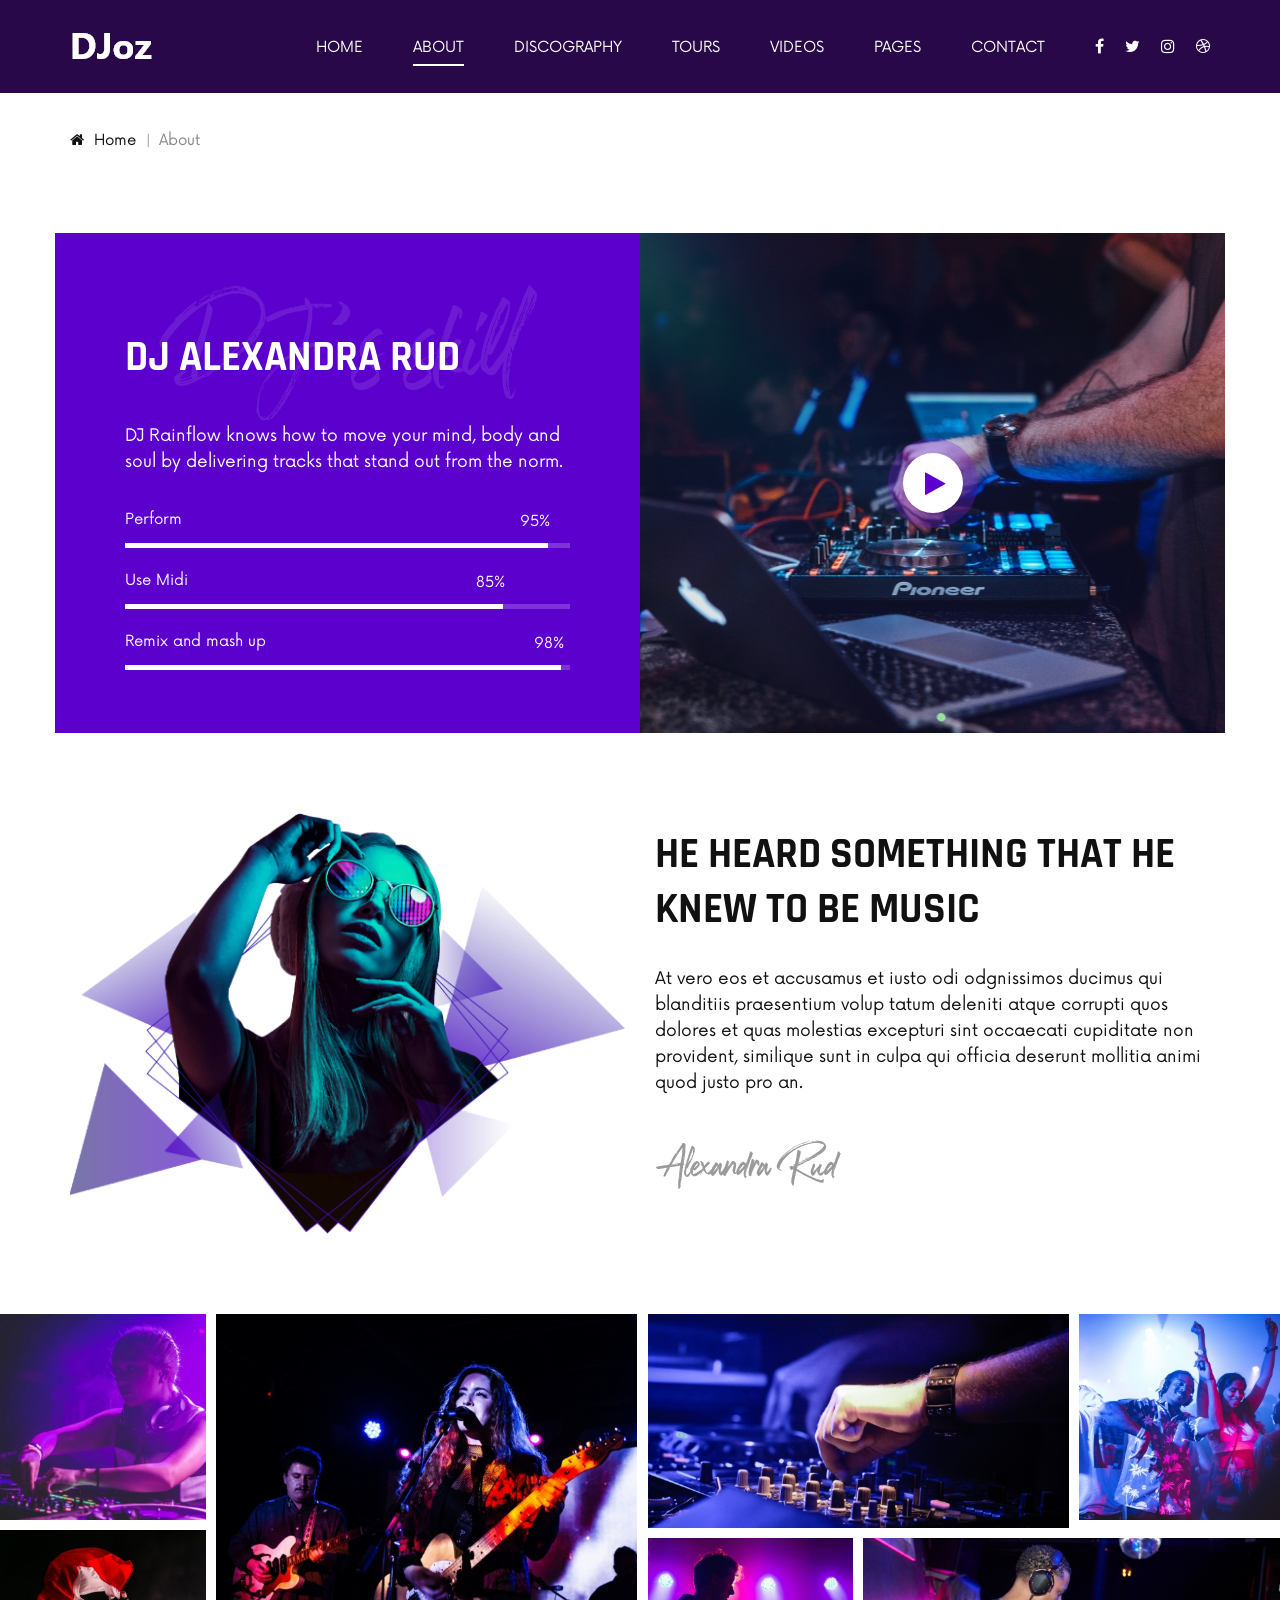
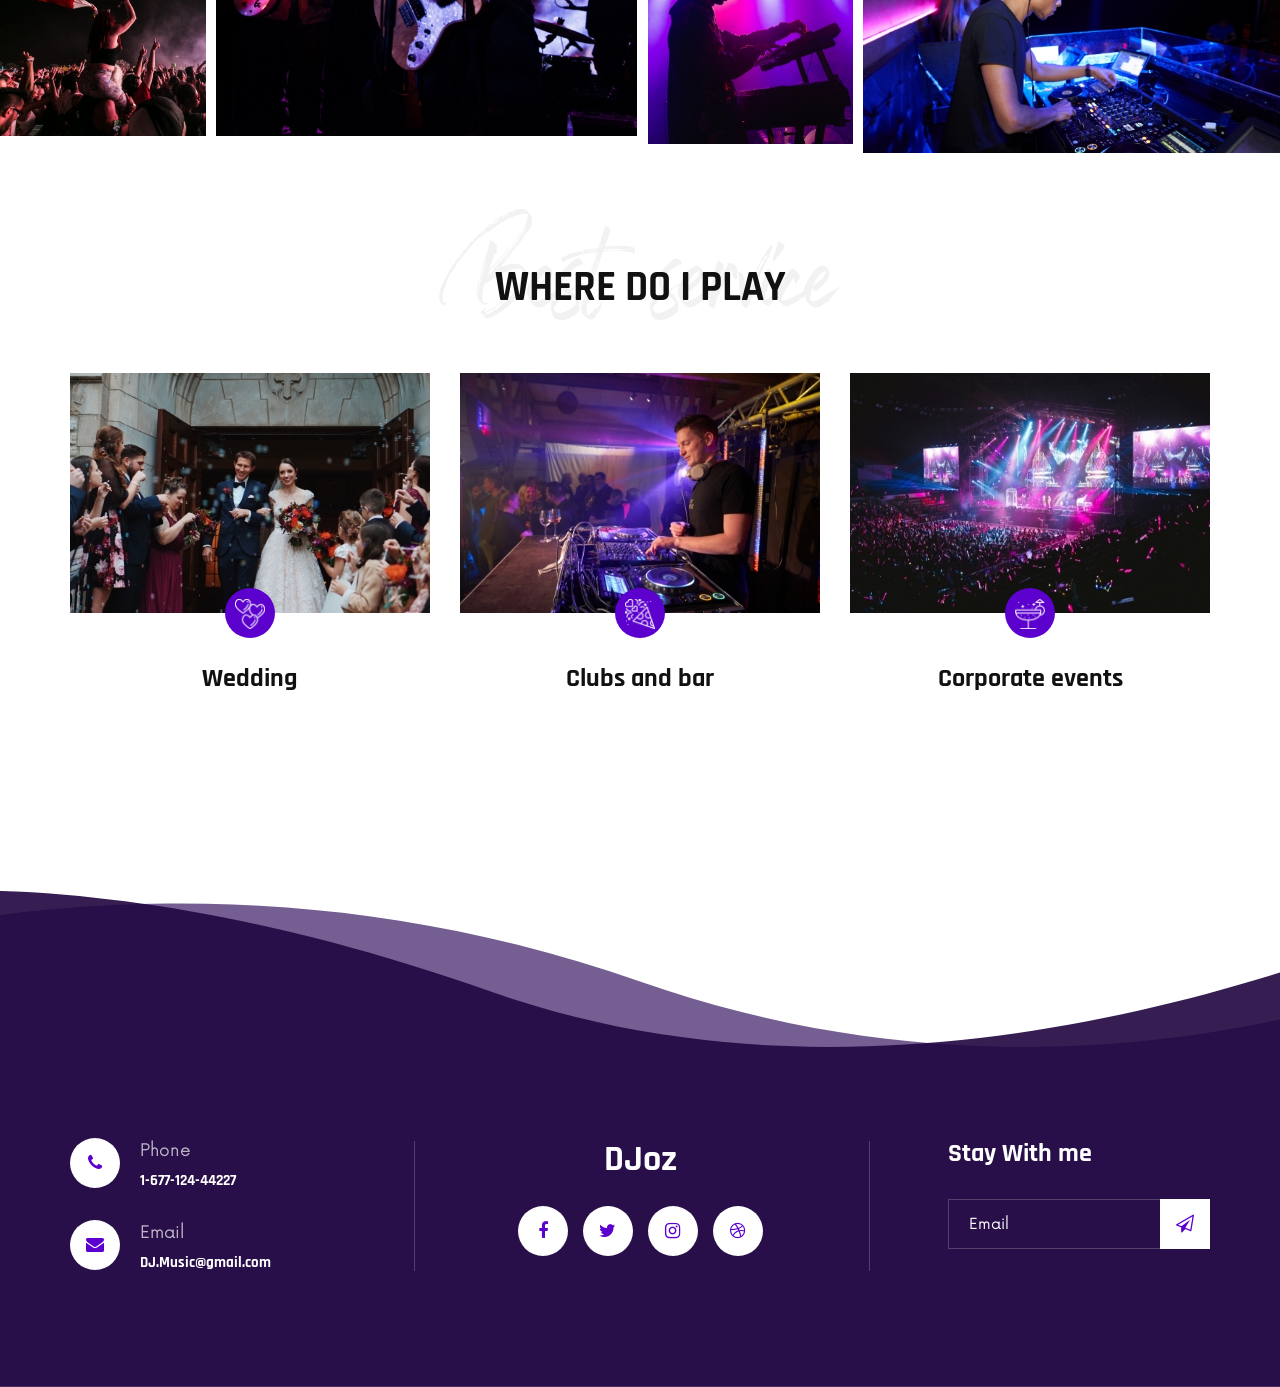
<file: about.html>
<!DOCTYPE html>
<html lang="zxx">

<head>
    <meta charset="UTF-8">
    <meta name="description" content="DJoz Template">
    <meta name="keywords" content="DJoz, unica, creative, html">
    <meta name="viewport" content="width=device-width, initial-scale=1.0">
    <meta http-equiv="X-UA-Compatible" content="ie=edge">
    <title>DJoz | Template</title>

    <!-- Google Font -->
    <link href="https://fonts.googleapis.com/css2?family=Rajdhani:wght@400;500;600;700&display=swap" rel="stylesheet">

    <!-- Css Styles -->
    <link rel="stylesheet" href="css/bootstrap.min.css" type="text/css">
    <link rel="stylesheet" href="css/font-awesome.min.css" type="text/css">
    <link rel="stylesheet" href="css/barfiller.css" type="text/css">
    <link rel="stylesheet" href="css/nowfont.css" type="text/css">
    <link rel="stylesheet" href="css/rockville.css" type="text/css">
    <link rel="stylesheet" href="css/magnific-popup.css" type="text/css">
    <link rel="stylesheet" href="css/owl.carousel.min.css" type="text/css">
    <link rel="stylesheet" href="css/slicknav.min.css" type="text/css">
    <link rel="stylesheet" href="css/style.css" type="text/css">
</head>

<body>
    <!-- Page Preloder -->
    <div id="preloder">
        <div class="loader"></div>
    </div>

    <!-- Header Section Begin -->
    <header class="header header--normal">
        <div class="container">
            <div class="row">
                <div class="col-lg-2 col-md-2">
                    <div class="header__logo">
                        <a href="./index.html"><img src="img/logo.png" alt=""></a>
                    </div>
                </div>
                <div class="col-lg-10 col-md-10">
                    <div class="header__nav">
                        <nav class="header__menu mobile-menu">
                            <ul>
                                <li><a href="./index.html">Home</a></li>
                                <li class="active"><a href="./about.html">About</a></li>
                                <li><a href="./discography.html">Discography</a></li>
                                <li><a href="./tours.html">Tours</a></li>
                                <li><a href="./videos.html">Videos</a></li>
                                <li><a href="#">Pages</a>
                                    <ul class="dropdown">
                                        <li><a href="./about.html">About</a></li>
                                        <li><a href="./blog.html">Blog</a></li>
                                        <li><a href="./blog-details.html">Blog Details</a></li>
                                    </ul>
                                </li>
                                <li><a href="./contact.html">Contact</a></li>
                            </ul>
                        </nav>
                        <div class="header__right__social">
                            <a href="#"><i class="fa fa-facebook"></i></a>
                            <a href="#"><i class="fa fa-twitter"></i></a>
                            <a href="#"><i class="fa fa-instagram"></i></a>
                            <a href="#"><i class="fa fa-dribbble"></i></a>
                        </div>
                    </div>
                </div>
            </div>
            <div id="mobile-menu-wrap"></div>
        </div>
    </header>
    <!-- Header Section End -->

    <!-- Breadcrumb Begin -->
    <div class="breadcrumb-option">
        <div class="container">
            <div class="row">
                <div class="col-lg-12">
                    <div class="breadcrumb__links">
                        <a href="#"><i class="fa fa-home"></i> Home</a>
                        <span>About</span>
                    </div>
                </div>
            </div>
        </div>
    </div>
    <!-- Breadcrumb End -->

    <!-- Skills Section Begin -->
    <section class="skills spad">
        <div class="container">
            <div class="row">
                <div class="col-lg-6 p-0">
                    <div class="skills__content">
                        <div class="section-title">
                            <h2>DJ Alexandra Rud</h2>
                            <h1>DJ’s skill</h1>
                        </div>
                        <p>DJ Rainflow knows how to move your mind, body and soul by delivering tracks that stand out
                            from the norm.</p>
                        <div class="skill__bar__item">
                            <p>Perform</p>
                            <div id="bar1" class="barfiller">
                                <span class="tip"></span>
                                <span class="fill" data-percentage="95"></span>
                            </div>
                        </div>
                        <div class="skill__bar__item">
                            <p>Use Midi</p>
                            <div id="bar2" class="barfiller">
                                <span class="tip"></span>
                                <span class="fill" data-percentage="85"></span>
                            </div>
                        </div>
                        <div class="skill__bar__item">
                            <p>Remix and mash up</p>
                            <div id="bar3" class="barfiller">
                                <span class="tip"></span>
                                <span class="fill" data-percentage="98"></span>
                            </div>
                        </div>
                    </div>
                </div>
                <div class="col-lg-6 p-0">
                    <div class="skills__video set-bg" data-setbg="img/skill-video.jpg">
                        <a href="https://www.youtube.com/watch?v=S19UcWdOA-I?autoplay=1" class="play-btn video-popup"><i class="fa fa-play"></i></a>
                    </div>
                </div>
            </div>
        </div>
    </section>
    <!-- Skills Section End -->

    <!-- About Section Begin -->
    <section class="about about--page spad">
        <div class="container">
            <div class="row">
                <div class="col-lg-6">
                    <div class="about__pic">
                        <img src="img/about/about.png" alt="">
                    </div>
                </div>
                <div class="col-lg-6">
                    <div class="about__text">
                        <div class="section-title">
                            <h2>He heard something that he knew to be music</h2>
                        </div>
                        <p>At vero eos et accusamus et iusto odi odgnissimos ducimus qui blanditiis praesentium volup
                            tatum deleniti atque corrupti quos dolores et quas molestias excepturi sint occaecati
                            cupiditate non provident, similique sunt in culpa qui officia deserunt mollitia animi quod
                            justo pro an.</p>
                        <img src="img/about/signature.png" alt="">
                    </div>
                </div>
            </div>
        </div>
    </section>
    <!-- About Section End -->

    <!-- About Pic Begin -->
    <div class="about-pic">
        <div class="container-fluid">
            <div class="row">
                <div class="col-lg-6">
                    <div class="row">
                        <div class="col-lg-4 col-md-4 col-sm-4 p-0">
                            <img src="img/about/ap-1.jpg" alt="">
                            <img src="img/about/ap-2.jpg" alt="">
                        </div>
                        <div class="col-lg-8 col-md-8 col-sm-8 p-0">
                            <img src="img/about/ap-3.jpg" alt="">
                        </div>
                    </div>
                </div>
                <div class="col-lg-6">
                    <div class="row">
                        <div class="col-lg-8 col-md-8 col-sm-8 p-0">
                            <img src="img/about/ap-4.jpg" alt="">
                        </div>
                        <div class="col-lg-4 col-md-4 col-sm-4 p-0">
                            <img src="img/about/ap-5.jpg" alt="">
                        </div>
                        <div class="col-lg-4 col-md-4 col-sm-4 p-0">
                            <img src="img/about/ap-6.jpg" alt="">
                        </div>
                        <div class="col-lg-8 col-md-8 col-sm-8 p-0">
                            <img src="img/about/ap-7.jpg" alt="">
                        </div>
                    </div>
                </div>
            </div>
        </div>
    </div>
    <!-- About Pic End -->

    <!-- About Services Section Begin -->
    <section class="about-services spad">
        <div class="container">
            <div class="row">
                <div class="col-lg-12">
                    <div class="section-title center-title">
                        <h2>WHERE DO I PLAY</h2>
                        <h1>Best service</h1>
                    </div>
                </div>
            </div>
            <div class="row">
                <div class="col-lg-4 col-md-6 col-sm-6">
                    <div class="about__services__item">
                        <div class="about__services__item__pic set-bg" data-setbg="img/services/as-1.jpg">
                            <div class="icon">
                                <img src="img/services/as-icon-1.png" alt="">
                            </div>
                        </div>
                        <div class="about__services__item__text">
                            <h4>Wedding</h4>
                            <p>Lorem ipsum dolor sit amet, consectetur adipiscing elit, sed do eiusmod.</p>
                        </div>
                    </div>
                </div>
                <div class="col-lg-4 col-md-6 col-sm-6">
                    <div class="about__services__item">
                        <div class="about__services__item__pic set-bg" data-setbg="img/services/as-2.jpg">
                            <div class="icon">
                                <img src="img/services/as-icon-2.png" alt="">
                            </div>
                        </div>
                        <div class="about__services__item__text">
                            <h4>Clubs and bar</h4>
                            <p>Lorem ipsum dolor sit amet, consectetur adipiscing elit, sed do eiusmod.</p>
                        </div>
                    </div>
                </div>
                <div class="col-lg-4 col-md-6 col-sm-6">
                    <div class="about__services__item">
                        <div class="about__services__item__pic set-bg" data-setbg="img/services/as-3.jpg">
                            <div class="icon">
                                <img src="img/services/as-icon-3.png" alt="">
                            </div>
                        </div>
                        <div class="about__services__item__text">
                            <h4>Corporate events</h4>
                            <p>Lorem ipsum dolor sit amet, consectetur adipiscing elit, sed do eiusmod.</p>
                        </div>
                    </div>
                </div>
            </div>
        </div>
    </section>
    <!-- About Services Section End -->

    <!-- Footer Section Begin -->
    <footer class="footer footer--normal spad set-bg" data-setbg="img/footer-bg.png">
        <div class="container">
            <div class="row">
                <div class="col-lg-3 col-md-6">
                    <div class="footer__address">
                        <ul>
                            <li>
                                <i class="fa fa-phone"></i>
                                <p>Phone</p>
                                <h6>1-677-124-44227</h6>
                            </li>
                            <li>
                                <i class="fa fa-envelope"></i>
                                <p>Email</p>
                                <h6>DJ.Music@gmail.com</h6>
                            </li>
                        </ul>
                    </div>
                </div>
                <div class="col-lg-4 offset-lg-1 col-md-6">
                    <div class="footer__social">
                        <h2>DJoz</h2>
                        <div class="footer__social__links">
                            <a href="#"><i class="fa fa-facebook"></i></a>
                            <a href="#"><i class="fa fa-twitter"></i></a>
                            <a href="#"><i class="fa fa-instagram"></i></a>
                            <a href="#"><i class="fa fa-dribbble"></i></a>
                        </div>
                    </div>
                </div>
                <div class="col-lg-3 offset-lg-1 col-md-6">
                    <div class="footer__newslatter">
                        <h4>Stay With me</h4>
                        <form action="#">
                            <input type="text" placeholder="Email">
                            <button type="submit"><i class="fa fa-send-o"></i></button>
                        </form>
                    </div>
                </div>
            </div>
        </div>
    </footer>
    <!-- Footer Section End -->

    <!-- Js Plugins -->
    <script src="js/jquery-3.3.1.min.js"></script>
    <script src="js/bootstrap.min.js"></script>
    <script src="js/jquery.magnific-popup.min.js"></script>
    <script src="js/jquery.nicescroll.min.js"></script>
    <script src="js/jquery.barfiller.js"></script>
    <script src="js/jquery.countdown.min.js"></script>
    <script src="js/jquery.slicknav.js"></script>
    <script src="js/owl.carousel.min.js"></script>
    <script src="js/main.js"></script>

    <!-- Music Plugin -->
    <script src="js/jquery.jplayer.min.js"></script>
    <script src="js/jplayerInit.js"></script>
</body>

</html>
</file>
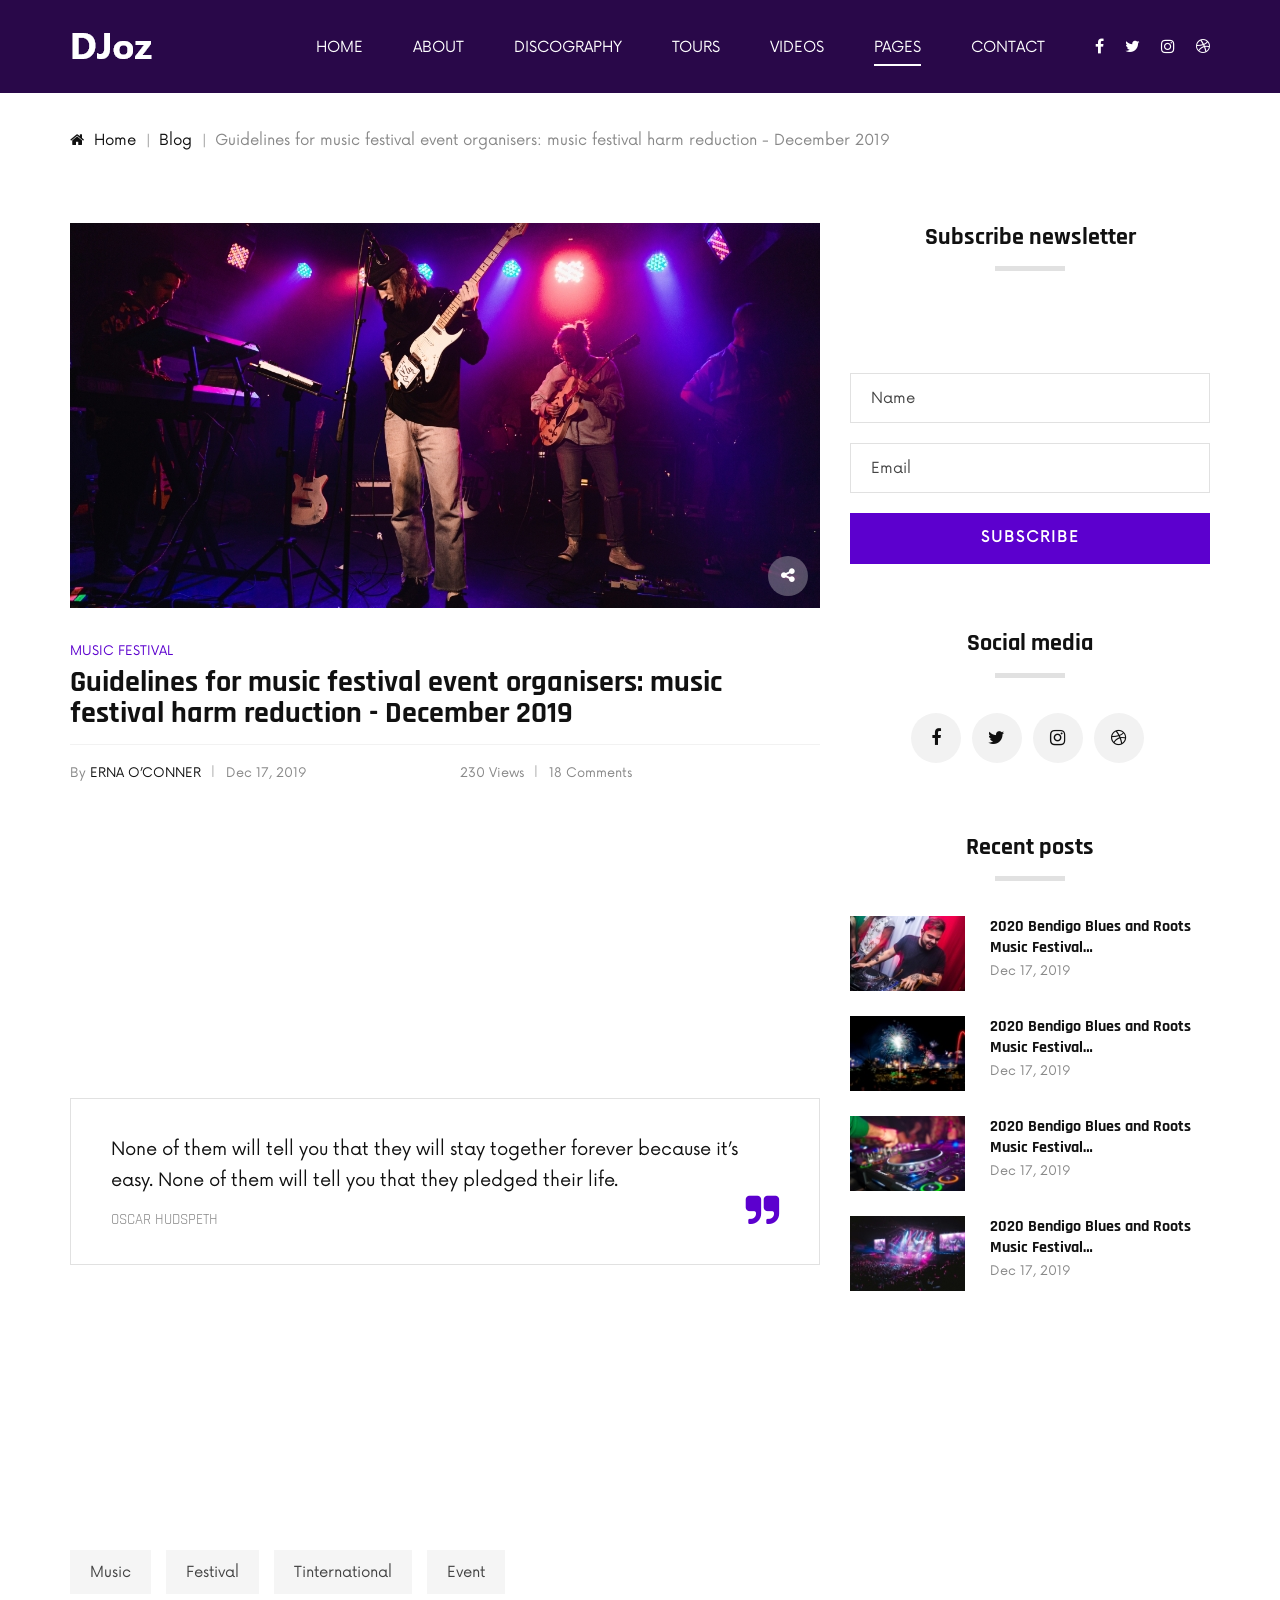
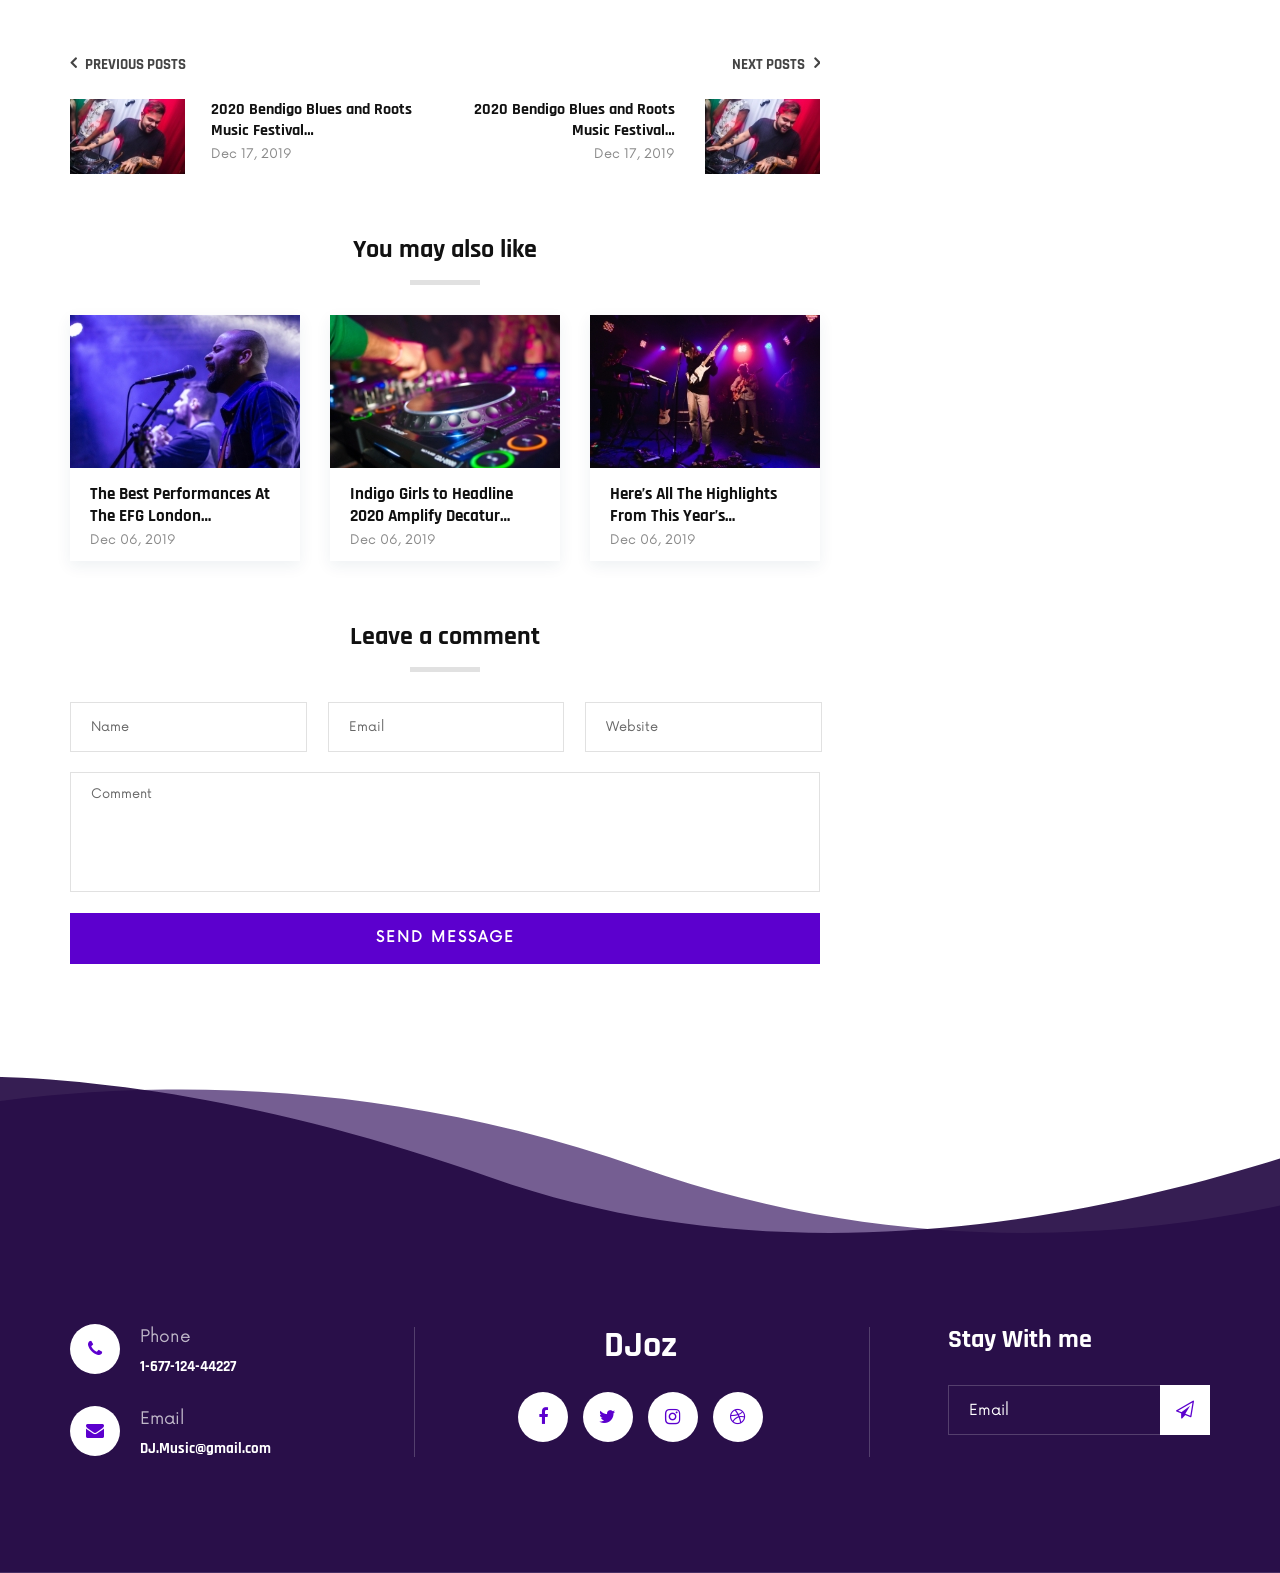
<file: blog-details.html>
<!DOCTYPE html>
<html lang="zxx">

<head>
    <meta charset="UTF-8">
    <meta name="description" content="DJoz Template">
    <meta name="keywords" content="DJoz, unica, creative, html">
    <meta name="viewport" content="width=device-width, initial-scale=1.0">
    <meta http-equiv="X-UA-Compatible" content="ie=edge">
    <title>DJoz | Template</title>

    <!-- Google Font -->
    <link href="https://fonts.googleapis.com/css2?family=Rajdhani:wght@400;500;600;700&display=swap" rel="stylesheet">

    <!-- Css Styles -->
    <link rel="stylesheet" href="css/bootstrap.min.css" type="text/css">
    <link rel="stylesheet" href="css/font-awesome.min.css" type="text/css">
    <link rel="stylesheet" href="css/barfiller.css" type="text/css">
    <link rel="stylesheet" href="css/nowfont.css" type="text/css">
    <link rel="stylesheet" href="css/rockville.css" type="text/css">
    <link rel="stylesheet" href="css/magnific-popup.css" type="text/css">
    <link rel="stylesheet" href="css/owl.carousel.min.css" type="text/css">
    <link rel="stylesheet" href="css/slicknav.min.css" type="text/css">
    <link rel="stylesheet" href="css/style.css" type="text/css">
</head>

<body>
    <!-- Page Preloder -->
    <div id="preloder">
        <div class="loader"></div>
    </div>

    <!-- Header Section Begin -->
    <header class="header header--normal">
        <div class="container">
            <div class="row">
                <div class="col-lg-2 col-md-2">
                    <div class="header__logo">
                        <a href="./index.html"><img src="img/logo.png" alt=""></a>
                    </div>
                </div>
                <div class="col-lg-10 col-md-10">
                    <div class="header__nav">
                        <nav class="header__menu mobile-menu">
                            <ul>
                                <li><a href="./index.html">Home</a></li>
                                <li><a href="./about.html">About</a></li>
                                <li><a href="./discography.html">Discography</a></li>
                                <li><a href="./tours.html">Tours</a></li>
                                <li><a href="./videos.html">Videos</a></li>
                                <li class="active"><a href="#">Pages</a>
                                    <ul class="dropdown">
                                        <li><a href="./about.html">About</a></li>
                                        <li><a href="./blog.html">Blog</a></li>
                                        <li><a href="./blog-details.html">Blog Details</a></li>
                                    </ul>
                                </li>
                                <li><a href="./contact.html">Contact</a></li>
                            </ul>
                        </nav>
                        <div class="header__right__social">
                            <a href="#"><i class="fa fa-facebook"></i></a>
                            <a href="#"><i class="fa fa-twitter"></i></a>
                            <a href="#"><i class="fa fa-instagram"></i></a>
                            <a href="#"><i class="fa fa-dribbble"></i></a>
                        </div>
                    </div>
                </div>
            </div>
            <div id="mobile-menu-wrap"></div>
        </div>
    </header>
    <!-- Header Section End -->

    <!-- Breadcrumb Begin -->
    <div class="breadcrumb-option">
        <div class="container">
            <div class="row">
                <div class="col-lg-12">
                    <div class="breadcrumb__links">
                        <a href="#"><i class="fa fa-home"></i> Home</a>
                        <a href="#">Blog</a>
                        <span>Guidelines for music festival event organisers: music festival harm reduction - December
                            2019</span>
                    </div>
                </div>
            </div>
        </div>
    </div>
    <!-- Breadcrumb End -->

    <!-- Blog Details Section Begin -->
    <section class="blog-details spad">
        <div class="container">
            <div class="row">
                <div class="col-lg-8">
                    <div class="blog__details__content">
                        <div class="blog__details__item">
                            <div class="blog__details__item__pic set-bg" data-setbg="img/blog/details/details-pic.jpg">
                                <a href="#"><i class="fa fa-share-alt"></i></a>
                            </div>
                            <div class="blog__details__item__text">
                                <span>Music festival</span>
                                <h3>Guidelines for music festival event organisers: music festival harm reduction -
                                    December 2019</h3>
                                <div class="blog__details__item__widget">
                                    <div class="row">
                                        <div class="col-lg-6">
                                            <ul>
                                                <li>By <span>Erna O’Conner</span></li>
                                                <li>Dec 17, 2019</li>
                                            </ul>
                                        </div>
                                        <div class="col-lg-6">
                                            <ul>
                                                <li>230 Views</li>
                                                <li>18 Comments</li>
                                            </ul>
                                        </div>
                                    </div>
                                </div>
                            </div>
                        </div>
                        <div class="blog__details__desc">
                            <p>I feel as though a lot of people who read my articles are under the impression that I am
                                suggesting eventually someone is going to come into their life and every puzzle piece
                                will simply pop into place. Doves will fly out from behind you, a chorus will follow you
                                around on every date, you will find a bag with 10 million dollars in the street, which
                                you will use to move to Pleasantville, USA.</p>
                            <p>You need mutual respect, compromise, sacrifice, understanding, the willingness to work at
                                it and stand by him or her when times get rough. You need to be willing to be by their
                                side not only during the bright days but also during the dark ones that Love is not all
                                you need.</p>
                        </div>
                        <div class="blog__details__quote">
                            <p>None of them will tell you that they will stay together forever because it’s easy. None
                                of them will tell you that they pledged their life.</p>
                            <h6>OSCAR HUDSPETH</h6>
                            <i class="fa fa-quote-right"></i>
                        </div>
                        <div class="blog__details__desc">
                            <p>You are committing to someone’s whole self. You are not just committing to them under the
                                condition that they stay young and beautiful — because they will not. And neither will
                                you. You are not just committing to them until someone better comes along while neither
                                they nor your relationship is perfect.</p>
                            <p>This is the person you want to be with. You are committing to their very being. To the
                                idea that the two of you are</p>
                        </div>
                        <div class="blog__details__tags">
                            <a href="#">Music</a>
                            <a href="#">Festival</a>
                            <a href="#">Tinternational</a>
                            <a href="#">Event</a>
                        </div>
                        <div class="blog__details__option">
                            <div class="row">
                                <div class="col-lg-6 col-md-6 col-sm-6">
                                    <a href="#" class="blog__option__btn">
                                        <h6 class="option__btn__name"><i class="fa fa-angle-left"></i> Previous posts
                                        </h6>
                                        <div class="blog__option__btn__item">
                                            <div class="blog__option__btn__pic">
                                                <img src="img/blog/details/blog-change.jpg" alt="">
                                            </div>
                                            <div class="blog__option__btn__text">
                                                <h6>2020 Bendigo Blues and Roots Music Festival…</h6>
                                                <span>Dec 17, 2019</span>
                                            </div>
                                        </div>
                                    </a>
                                </div>
                                <div class="col-lg-6 col-md-6 col-sm-6">
                                    <a href="#" class="blog__option__btn blog__option__btn--next">
                                        <h6 class="option__btn__name">Next posts <i class="fa fa-angle-right"></i></h6>
                                        <div class="blog__option__btn__item">
                                            <div class="blog__option__btn__pic">
                                                <img src="img/blog/details/blog-change.jpg" alt="">
                                            </div>
                                            <div class="blog__option__btn__text">
                                                <h6>2020 Bendigo Blues and Roots Music Festival…</h6>
                                                <span>Dec 17, 2019</span>
                                            </div>
                                        </div>
                                    </a>
                                </div>
                            </div>
                        </div>
                        <div class="blog__details__services">
                            <div class="row">
                                <div class="col-lg-12">
                                    <div class="blog__details__services__title">
                                        <h4>You may also like</h4>
                                    </div>
                                </div>
                            </div>
                            <div class="row">
                                <div class="col-lg-4 col-md-6 col-sm-6">
                                    <div class="blog__details__services__item">
                                        <div class="blog__details__services__item__pic">
                                            <img src="img/blog/details/bs-1.jpg" alt="">
                                        </div>
                                        <div class="blog__details__services__item__text">
                                            <h6><a href="#">The Best Performances At The EFG London…</a></h6>
                                            <span>Dec 06, 2019</span>
                                        </div>
                                    </div>
                                </div>
                                <div class="col-lg-4 col-md-6 col-sm-6">
                                    <div class="blog__details__services__item">
                                        <div class="blog__details__services__item__pic">
                                            <img src="img/blog/details/bs-2.jpg" alt="">
                                        </div>
                                        <div class="blog__details__services__item__text">
                                            <h6><a href="#">Indigo Girls to Headline 2020 Amplify Decatur…</a></h6>
                                            <span>Dec 06, 2019</span>
                                        </div>
                                    </div>
                                </div>
                                <div class="col-lg-4 col-md-6 col-sm-6">
                                    <div class="blog__details__services__item">
                                        <div class="blog__details__services__item__pic">
                                            <img src="img/blog/details/bs-3.jpg" alt="">
                                        </div>
                                        <div class="blog__details__services__item__text">
                                            <h6><a href="#">Here’s All The Highlights From This Year’s…</a></h6>
                                            <span>Dec 06, 2019</span>
                                        </div>
                                    </div>
                                </div>
                            </div>
                        </div>
                        <div class="blog__details__form">
                            <div class="blog__details__form__title">
                                <h4>Leave a comment</h4>
                            </div>
                            <form action="#">
                                <div class="input__list">
                                    <input type="text" placeholder="Name">
                                    <input type="text" placeholder="Email">
                                    <input type="text" placeholder="Website">
                                </div>
                                <textarea placeholder="Comment"></textarea>
                                <button type="submit" class="site-btn">SEND MESSAGE</button>
                            </form>
                        </div>
                    </div>
                </div>
                <div class="col-lg-4">
                    <div class="blog__sidebar">
                        <div class="blog__sidebar__item">
                            <div class="blog__sidebar__title">
                                <h4>Subscribe newsletter</h4>
                            </div>
                            <p>Ipsum dolor sit amet, adipiscing elit, sed eiusmod </p>
                            <form action="#">
                                <input type="text" placeholder="Name">
                                <input type="text" placeholder="Email">
                                <button type="submit" class="site-btn">Subscribe</button>
                            </form>
                        </div>
                        <div class="blog__sidebar__item">
                            <div class="blog__sidebar__title">
                                <h4>Social media</h4>
                            </div>
                            <div class="blog__sidebar__social">
                                <a href="#"><i class="fa fa-facebook"></i></a>
                                <a href="#"><i class="fa fa-twitter"></i></a>
                                <a href="#"><i class="fa fa-instagram"></i></a>
                                <a href="#"><i class="fa fa-dribbble"></i></a>
                            </div>
                        </div>
                        <div class="blog__sidebar__item">
                            <div class="blog__sidebar__title">
                                <h4>Recent posts</h4>
                            </div>
                            <a href="#" class="recent__item">
                                <div class="recent__item__pic">
                                    <img src="img/blog/br-1.jpg" alt="">
                                </div>
                                <div class="recent__item__text">
                                    <h6>2020 Bendigo Blues and Roots Music Festival…</h6>
                                    <span>Dec 17, 2019</span>
                                </div>
                            </a>
                            <a href="#" class="recent__item">
                                <div class="recent__item__pic">
                                    <img src="img/blog/br-2.jpg" alt="">
                                </div>
                                <div class="recent__item__text">
                                    <h6>2020 Bendigo Blues and Roots Music Festival…</h6>
                                    <span>Dec 17, 2019</span>
                                </div>
                            </a>
                            <a href="#" class="recent__item">
                                <div class="recent__item__pic">
                                    <img src="img/blog/br-3.jpg" alt="">
                                </div>
                                <div class="recent__item__text">
                                    <h6>2020 Bendigo Blues and Roots Music Festival…</h6>
                                    <span>Dec 17, 2019</span>
                                </div>
                            </a>
                            <a href="#" class="recent__item">
                                <div class="recent__item__pic">
                                    <img src="img/blog/br-4.jpg" alt="">
                                </div>
                                <div class="recent__item__text">
                                    <h6>2020 Bendigo Blues and Roots Music Festival…</h6>
                                    <span>Dec 17, 2019</span>
                                </div>
                            </a>
                        </div>
                    </div>
                </div>
            </div>
        </div>
    </section>
    <!-- Blog Details Section End -->

    <!-- Footer Section Begin -->
    <footer class="footer footer--normal spad set-bg" data-setbg="img/footer-bg.png">
        <div class="container">
            <div class="row">
                <div class="col-lg-3 col-md-6">
                    <div class="footer__address">
                        <ul>
                            <li>
                                <i class="fa fa-phone"></i>
                                <p>Phone</p>
                                <h6>1-677-124-44227</h6>
                            </li>
                            <li>
                                <i class="fa fa-envelope"></i>
                                <p>Email</p>
                                <h6>DJ.Music@gmail.com</h6>
                            </li>
                        </ul>
                    </div>
                </div>
                <div class="col-lg-4 offset-lg-1 col-md-6">
                    <div class="footer__social">
                        <h2>DJoz</h2>
                        <div class="footer__social__links">
                            <a href="#"><i class="fa fa-facebook"></i></a>
                            <a href="#"><i class="fa fa-twitter"></i></a>
                            <a href="#"><i class="fa fa-instagram"></i></a>
                            <a href="#"><i class="fa fa-dribbble"></i></a>
                        </div>
                    </div>
                </div>
                <div class="col-lg-3 offset-lg-1 col-md-6">
                    <div class="footer__newslatter">
                        <h4>Stay With me</h4>
                        <form action="#">
                            <input type="text" placeholder="Email">
                            <button type="submit"><i class="fa fa-send-o"></i></button>
                        </form>
                    </div>
                </div>
            </div>
        </div>
    </footer>
    <!-- Footer Section End -->

    <!-- Js Plugins -->
    <script src="js/jquery-3.3.1.min.js"></script>
    <script src="js/bootstrap.min.js"></script>
    <script src="js/jquery.magnific-popup.min.js"></script>
    <script src="js/jquery.nicescroll.min.js"></script>
    <script src="js/jquery.barfiller.js"></script>
    <script src="js/jquery.countdown.min.js"></script>
    <script src="js/jquery.slicknav.js"></script>
    <script src="js/owl.carousel.min.js"></script>
    <script src="js/main.js"></script>

    <!-- Music Plugin -->
    <script src="js/jquery.jplayer.min.js"></script>
    <script src="js/jplayerInit.js"></script>
</body>

</html>
</file>
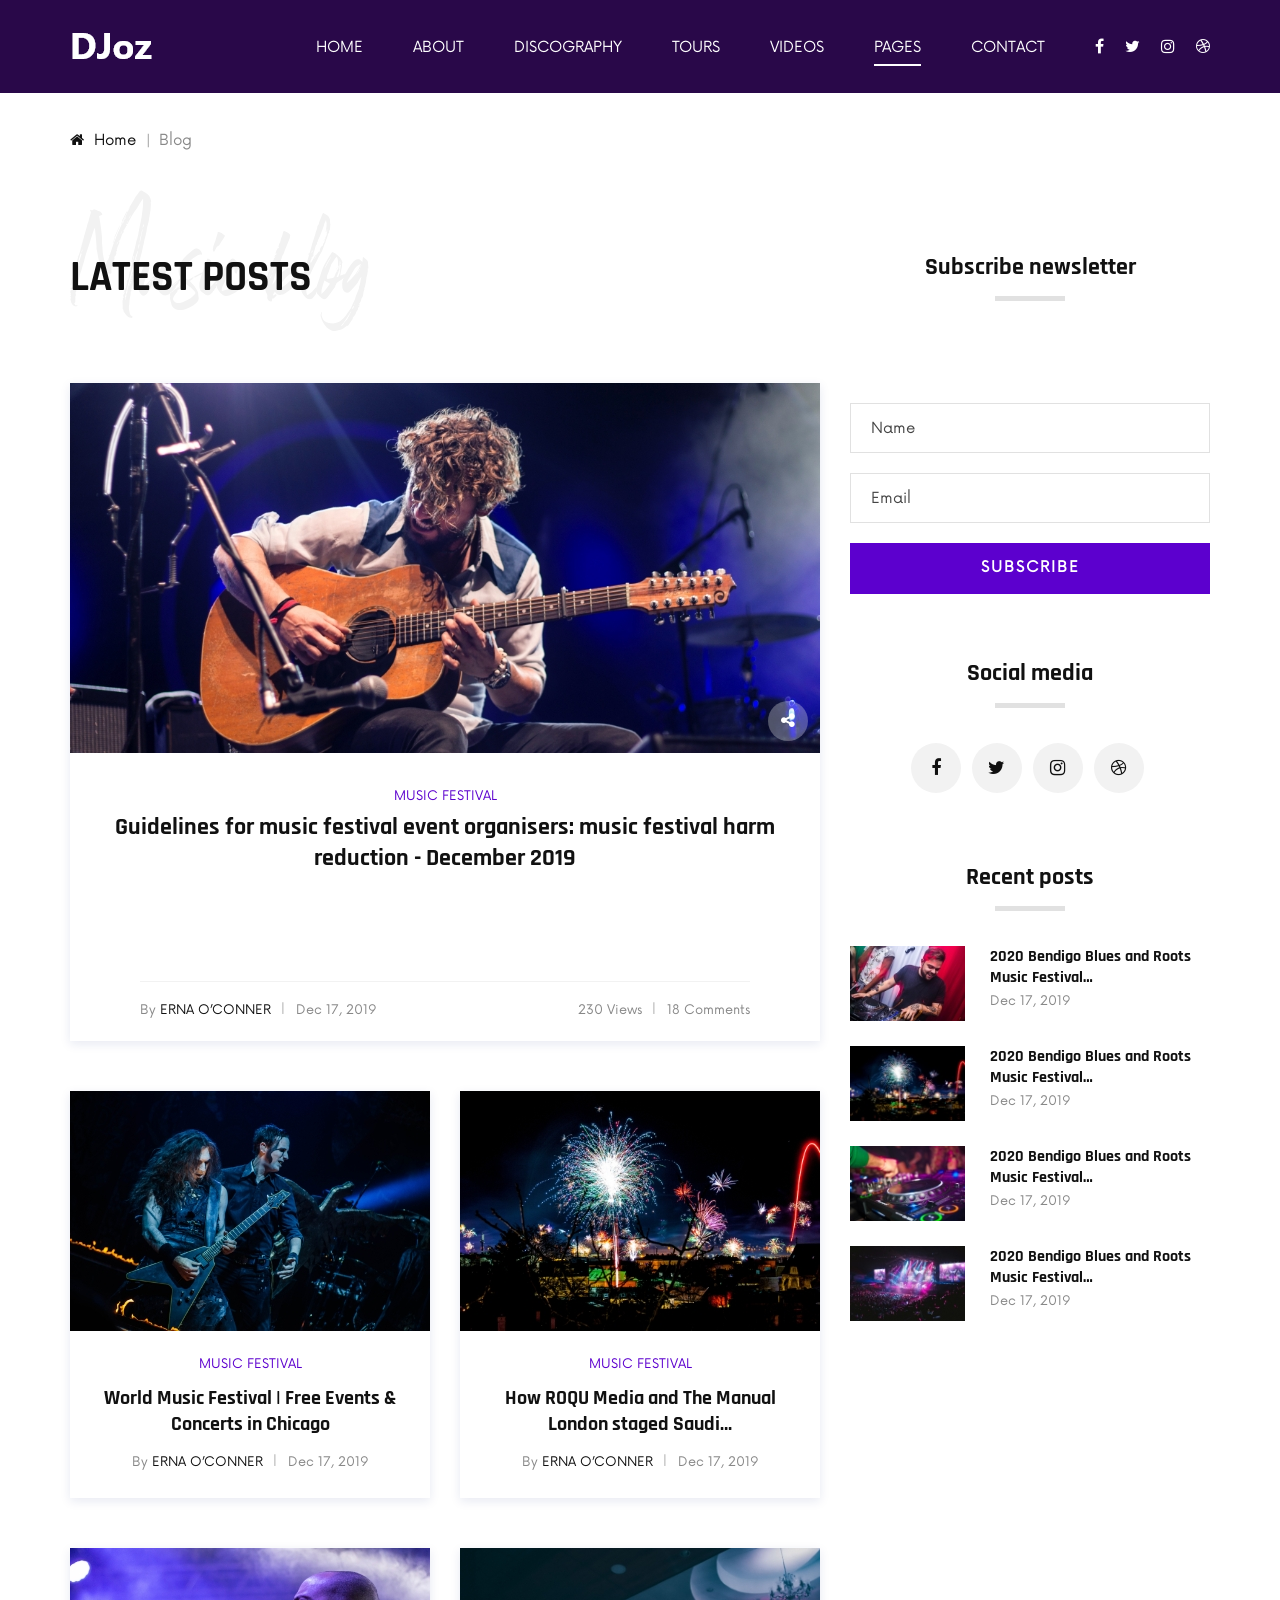
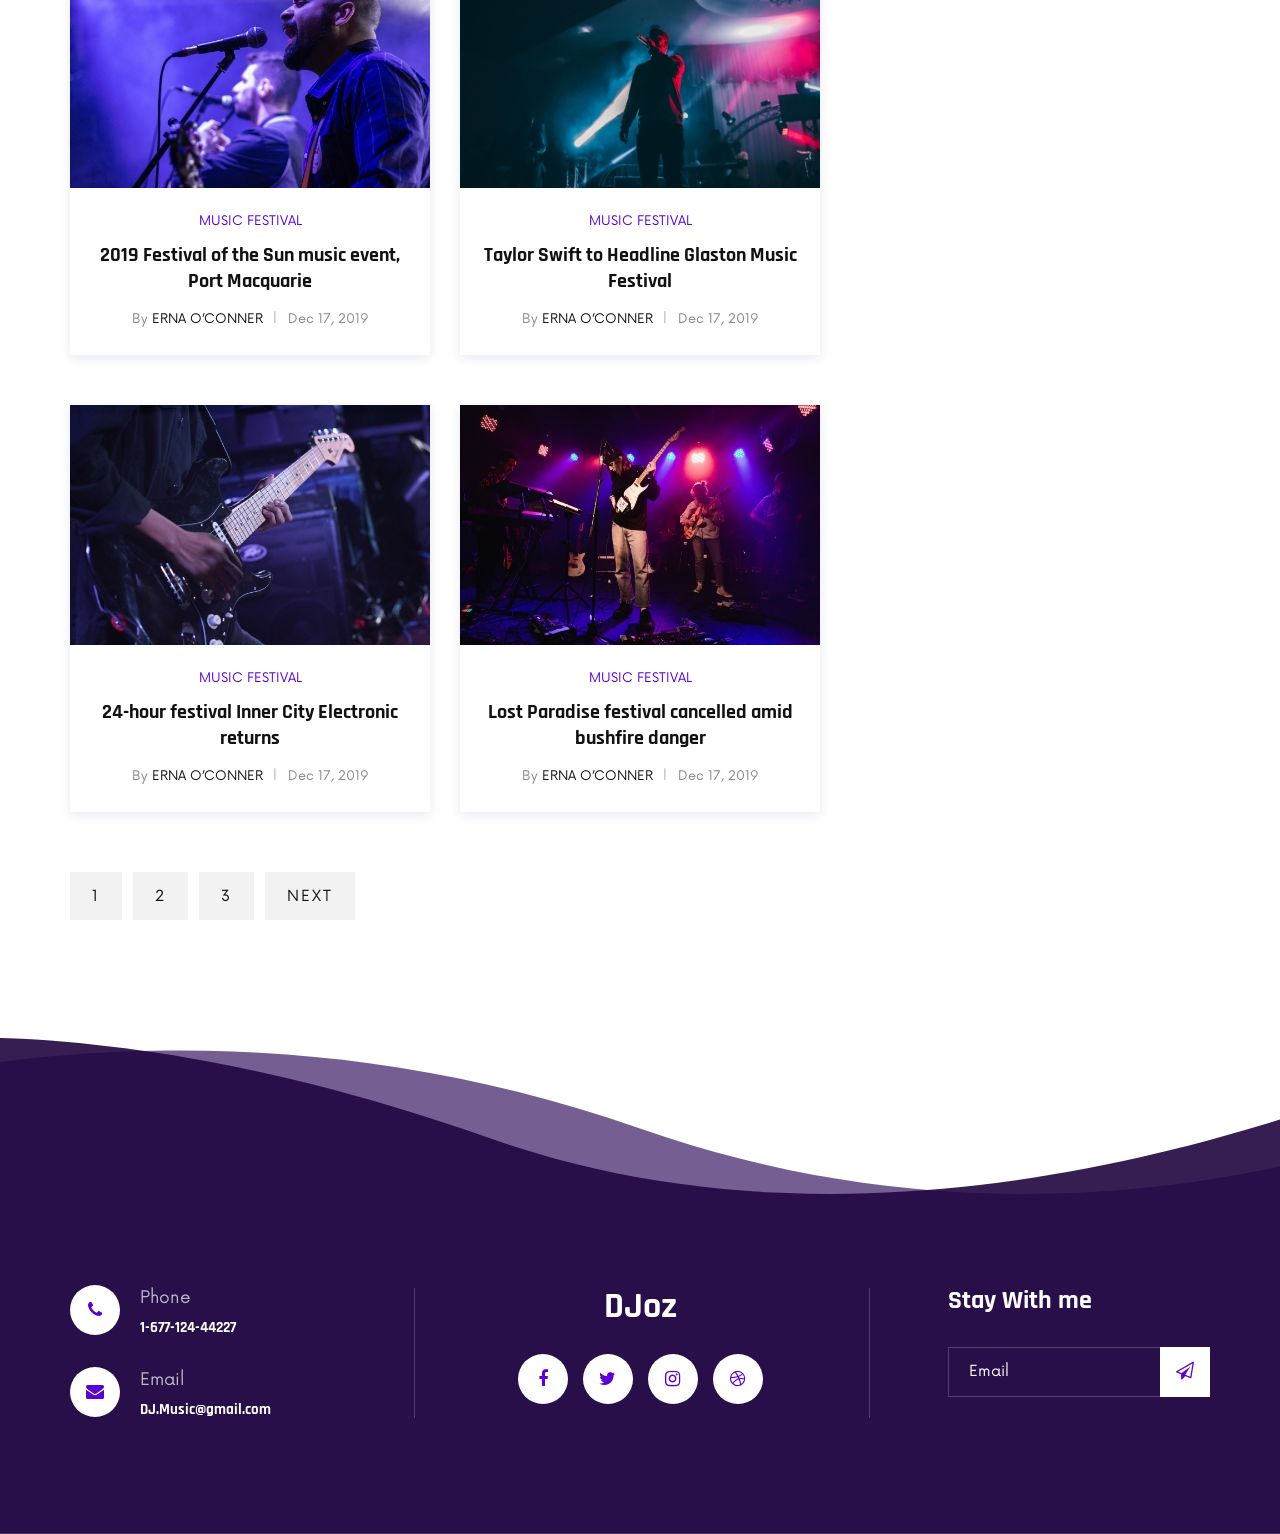
<file: blog.html>
<!DOCTYPE html>
<html lang="zxx">

<head>
    <meta charset="UTF-8">
    <meta name="description" content="DJoz Template">
    <meta name="keywords" content="DJoz, unica, creative, html">
    <meta name="viewport" content="width=device-width, initial-scale=1.0">
    <meta http-equiv="X-UA-Compatible" content="ie=edge">
    <title>DJoz | Template</title>

    <!-- Google Font -->
    <link href="https://fonts.googleapis.com/css2?family=Rajdhani:wght@400;500;600;700&display=swap" rel="stylesheet">

    <!-- Css Styles -->
    <link rel="stylesheet" href="css/bootstrap.min.css" type="text/css">
    <link rel="stylesheet" href="css/font-awesome.min.css" type="text/css">
    <link rel="stylesheet" href="css/barfiller.css" type="text/css">
    <link rel="stylesheet" href="css/nowfont.css" type="text/css">
    <link rel="stylesheet" href="css/rockville.css" type="text/css">
    <link rel="stylesheet" href="css/magnific-popup.css" type="text/css">
    <link rel="stylesheet" href="css/owl.carousel.min.css" type="text/css">
    <link rel="stylesheet" href="css/slicknav.min.css" type="text/css">
    <link rel="stylesheet" href="css/style.css" type="text/css">
</head>

<body>
    <!-- Page Preloder -->
    <div id="preloder">
        <div class="loader"></div>
    </div>

    <!-- Header Section Begin -->
    <header class="header header--normal">
        <div class="container">
            <div class="row">
                <div class="col-lg-2 col-md-2">
                    <div class="header__logo">
                        <a href="./index.html"><img src="img/logo.png" alt=""></a>
                    </div>
                </div>
                <div class="col-lg-10 col-md-10">
                    <div class="header__nav">
                        <nav class="header__menu mobile-menu">
                            <ul>
                                <li><a href="./index.html">Home</a></li>
                                <li><a href="./about.html">About</a></li>
                                <li><a href="./discography.html">Discography</a></li>
                                <li><a href="./tours.html">Tours</a></li>
                                <li><a href="./videos.html">Videos</a></li>
                                <li class="active"><a href="#">Pages</a>
                                    <ul class="dropdown">
                                        <li><a href="./about.html">About</a></li>
                                        <li><a href="./blog.html">Blog</a></li>
                                        <li><a href="./blog-details.html">Blog Details</a></li>
                                    </ul>
                                </li>
                                <li><a href="./contact.html">Contact</a></li>
                            </ul>
                        </nav>
                        <div class="header__right__social">
                            <a href="#"><i class="fa fa-facebook"></i></a>
                            <a href="#"><i class="fa fa-twitter"></i></a>
                            <a href="#"><i class="fa fa-instagram"></i></a>
                            <a href="#"><i class="fa fa-dribbble"></i></a>
                        </div>
                    </div>
                </div>
            </div>
            <div id="mobile-menu-wrap"></div>
        </div>
    </header>
    <!-- Header Section End -->

    <!-- Breadcrumb Begin -->
    <div class="breadcrumb-option">
        <div class="container">
            <div class="row">
                <div class="col-lg-12">
                    <div class="breadcrumb__links">
                        <a href="#"><i class="fa fa-home"></i> Home</a>
                        <span>Blog</span>
                    </div>
                </div>
            </div>
        </div>
    </div>
    <!-- Breadcrumb End -->

    <!-- Blog Section Begin -->
    <section class="blog spad">
        <div class="container">
            <div class="row">
                <div class="col-lg-8">
                    <div class="section-title">
                        <h2>Latest posts</h2>
                        <h1>Music blog</h1>
                    </div>
                    <div class="blog__large">
                        <div class="blog__large__pic set-bg" data-setbg="img/blog/large-item.jpg">
                            <a href="#"><i class="fa fa-share-alt"></i></a>
                        </div>
                        <div class="blog__large__text">
                            <span>Music festival</span>
                            <h4>Guidelines for music festival event organisers: music festival harm reduction - December
                                2019</h4>
                            <p>Lorem ipsum dolor consectetur adipiscing eiusmod tempor incididunt ut labore et dolore
                            </p>
                            <div class="blog__large__widget">
                                <div class="row">
                                    <div class="col-lg-6 col-md-6">
                                        <ul>
                                            <li>By <span>Erna O’Conner</span></li>
                                            <li>Dec 17, 2019</li>
                                        </ul>
                                    </div>
                                    <div class="col-lg-6 col-md-6">
                                        <ul class="right__widget">
                                            <li>230 Views</li>
                                            <li>18 Comments</li>
                                        </ul>
                                    </div>
                                </div>
                            </div>
                        </div>
                    </div>
                    <div class="row">
                        <div class="col-lg-6 col-md-6 col-sm-6">
                            <div class="blog__item">
                                <div class="blog__item__pic">
                                    <img src="img/blog/blog-1.jpg" alt="">
                                </div>
                                <div class="blog__item__text">
                                    <span>Music festival</span>
                                    <h5>World Music Festival | Free Events & Concerts in Chicago</h5>
                                    <ul>
                                        <li>By <span>Erna O’Conner</span></li>
                                        <li>Dec 17, 2019</li>
                                    </ul>
                                </div>
                            </div>
                        </div>
                        <div class="col-lg-6 col-md-6 col-sm-6">
                            <div class="blog__item">
                                <div class="blog__item__pic">
                                    <img src="img/blog/blog-2.jpg" alt="">
                                </div>
                                <div class="blog__item__text">
                                    <span>Music festival</span>
                                    <h5>How ROQU Media and The Manual London staged Saudi…</h5>
                                    <ul>
                                        <li>By <span>Erna O’Conner</span></li>
                                        <li>Dec 17, 2019</li>
                                    </ul>
                                </div>
                            </div>
                        </div>
                        <div class="col-lg-6 col-md-6 col-sm-6">
                            <div class="blog__item">
                                <div class="blog__item__pic">
                                    <img src="img/blog/blog-3.jpg" alt="">
                                </div>
                                <div class="blog__item__text">
                                    <span>Music festival</span>
                                    <h5>2019 Festival of the Sun music event, Port Macquarie</h5>
                                    <ul>
                                        <li>By <span>Erna O’Conner</span></li>
                                        <li>Dec 17, 2019</li>
                                    </ul>
                                </div>
                            </div>
                        </div>
                        <div class="col-lg-6 col-md-6 col-sm-6">
                            <div class="blog__item">
                                <div class="blog__item__pic">
                                    <img src="img/blog/blog-4.jpg" alt="">
                                </div>
                                <div class="blog__item__text">
                                    <span>Music festival</span>
                                    <h5>Taylor Swift to Headline Glaston Music Festival</h5>
                                    <ul>
                                        <li>By <span>Erna O’Conner</span></li>
                                        <li>Dec 17, 2019</li>
                                    </ul>
                                </div>
                            </div>
                        </div>
                        <div class="col-lg-6 col-md-6 col-sm-6">
                            <div class="blog__item">
                                <div class="blog__item__pic">
                                    <img src="img/blog/blog-5.jpg" alt="">
                                </div>
                                <div class="blog__item__text">
                                    <span>Music festival</span>
                                    <h5>24-hour festival Inner City Electronic returns</h5>
                                    <ul>
                                        <li>By <span>Erna O’Conner</span></li>
                                        <li>Dec 17, 2019</li>
                                    </ul>
                                </div>
                            </div>
                        </div>
                        <div class="col-lg-6 col-md-6 col-sm-6">
                            <div class="blog__item">
                                <div class="blog__item__pic">
                                    <img src="img/blog/blog-6.jpg" alt="">
                                </div>
                                <div class="blog__item__text">
                                    <span>Music festival</span>
                                    <h5>Lost Paradise festival cancelled amid bushfire danger</h5>
                                    <ul>
                                        <li>By <span>Erna O’Conner</span></li>
                                        <li>Dec 17, 2019</li>
                                    </ul>
                                </div>
                            </div>
                        </div>
                        <div class="col-lg-12">
                            <div class="pagination__links blog__pagination">
                                <a href="#">1</a>
                                <a href="#">2</a>
                                <a href="#">3</a>
                                <a href="#">Next</a>
                            </div>
                        </div>
                    </div>
                </div>
                <div class="col-lg-4">
                    <div class="blog__sidebar">
                        <div class="blog__sidebar__item">
                            <div class="blog__sidebar__title">
                                <h4>Subscribe newsletter</h4>
                            </div>
                            <p>Ipsum dolor sit amet, adipiscing elit, sed eiusmod </p>
                            <form action="#">
                                <input type="text" placeholder="Name">
                                <input type="text" placeholder="Email">
                                <button type="submit" class="site-btn">Subscribe</button>
                            </form>
                        </div>
                        <div class="blog__sidebar__item">
                            <div class="blog__sidebar__title">
                                <h4>Social media</h4>
                            </div>
                            <div class="blog__sidebar__social">
                                <a href="#"><i class="fa fa-facebook"></i></a>
                                <a href="#"><i class="fa fa-twitter"></i></a>
                                <a href="#"><i class="fa fa-instagram"></i></a>
                                <a href="#"><i class="fa fa-dribbble"></i></a>
                            </div>
                        </div>
                        <div class="blog__sidebar__item">
                            <div class="blog__sidebar__title">
                                <h4>Recent posts</h4>
                            </div>
                            <a href="#" class="recent__item">
                                <div class="recent__item__pic">
                                    <img src="img/blog/br-1.jpg" alt="">
                                </div>
                                <div class="recent__item__text">
                                    <h6>2020 Bendigo Blues and Roots Music Festival…</h6>
                                    <span>Dec 17, 2019</span>
                                </div>
                            </a>
                            <a href="#" class="recent__item">
                                <div class="recent__item__pic">
                                    <img src="img/blog/br-2.jpg" alt="">
                                </div>
                                <div class="recent__item__text">
                                    <h6>2020 Bendigo Blues and Roots Music Festival…</h6>
                                    <span>Dec 17, 2019</span>
                                </div>
                            </a>
                            <a href="#" class="recent__item">
                                <div class="recent__item__pic">
                                    <img src="img/blog/br-3.jpg" alt="">
                                </div>
                                <div class="recent__item__text">
                                    <h6>2020 Bendigo Blues and Roots Music Festival…</h6>
                                    <span>Dec 17, 2019</span>
                                </div>
                            </a>
                            <a href="#" class="recent__item">
                                <div class="recent__item__pic">
                                    <img src="img/blog/br-4.jpg" alt="">
                                </div>
                                <div class="recent__item__text">
                                    <h6>2020 Bendigo Blues and Roots Music Festival…</h6>
                                    <span>Dec 17, 2019</span>
                                </div>
                            </a>
                        </div>
                    </div>
                </div>
            </div>
        </div>
    </section>
    <!-- Blog Section End -->

    <!-- Footer Section Begin -->
    <footer class="footer footer--normal spad set-bg" data-setbg="img/footer-bg.png">
        <div class="container">
            <div class="row">
                <div class="col-lg-3 col-md-6">
                    <div class="footer__address">
                        <ul>
                            <li>
                                <i class="fa fa-phone"></i>
                                <p>Phone</p>
                                <h6>1-677-124-44227</h6>
                            </li>
                            <li>
                                <i class="fa fa-envelope"></i>
                                <p>Email</p>
                                <h6>DJ.Music@gmail.com</h6>
                            </li>
                        </ul>
                    </div>
                </div>
                <div class="col-lg-4 offset-lg-1 col-md-6">
                    <div class="footer__social">
                        <h2>DJoz</h2>
                        <div class="footer__social__links">
                            <a href="#"><i class="fa fa-facebook"></i></a>
                            <a href="#"><i class="fa fa-twitter"></i></a>
                            <a href="#"><i class="fa fa-instagram"></i></a>
                            <a href="#"><i class="fa fa-dribbble"></i></a>
                        </div>
                    </div>
                </div>
                <div class="col-lg-3 offset-lg-1 col-md-6">
                    <div class="footer__newslatter">
                        <h4>Stay With me</h4>
                        <form action="#">
                            <input type="text" placeholder="Email">
                            <button type="submit"><i class="fa fa-send-o"></i></button>
                        </form>
                    </div>
                </div>
            </div>
        </div>
    </footer>
    <!-- Footer Section End -->

    <!-- Js Plugins -->
    <script src="js/jquery-3.3.1.min.js"></script>
    <script src="js/bootstrap.min.js"></script>
    <script src="js/jquery.magnific-popup.min.js"></script>
    <script src="js/jquery.nicescroll.min.js"></script>
    <script src="js/jquery.barfiller.js"></script>
    <script src="js/jquery.countdown.min.js"></script>
    <script src="js/jquery.slicknav.js"></script>
    <script src="js/owl.carousel.min.js"></script>
    <script src="js/main.js"></script>

    <!-- Music Plugin -->
    <script src="js/jquery.jplayer.min.js"></script>
    <script src="js/jplayerInit.js"></script>
</body>

</html>
</file>
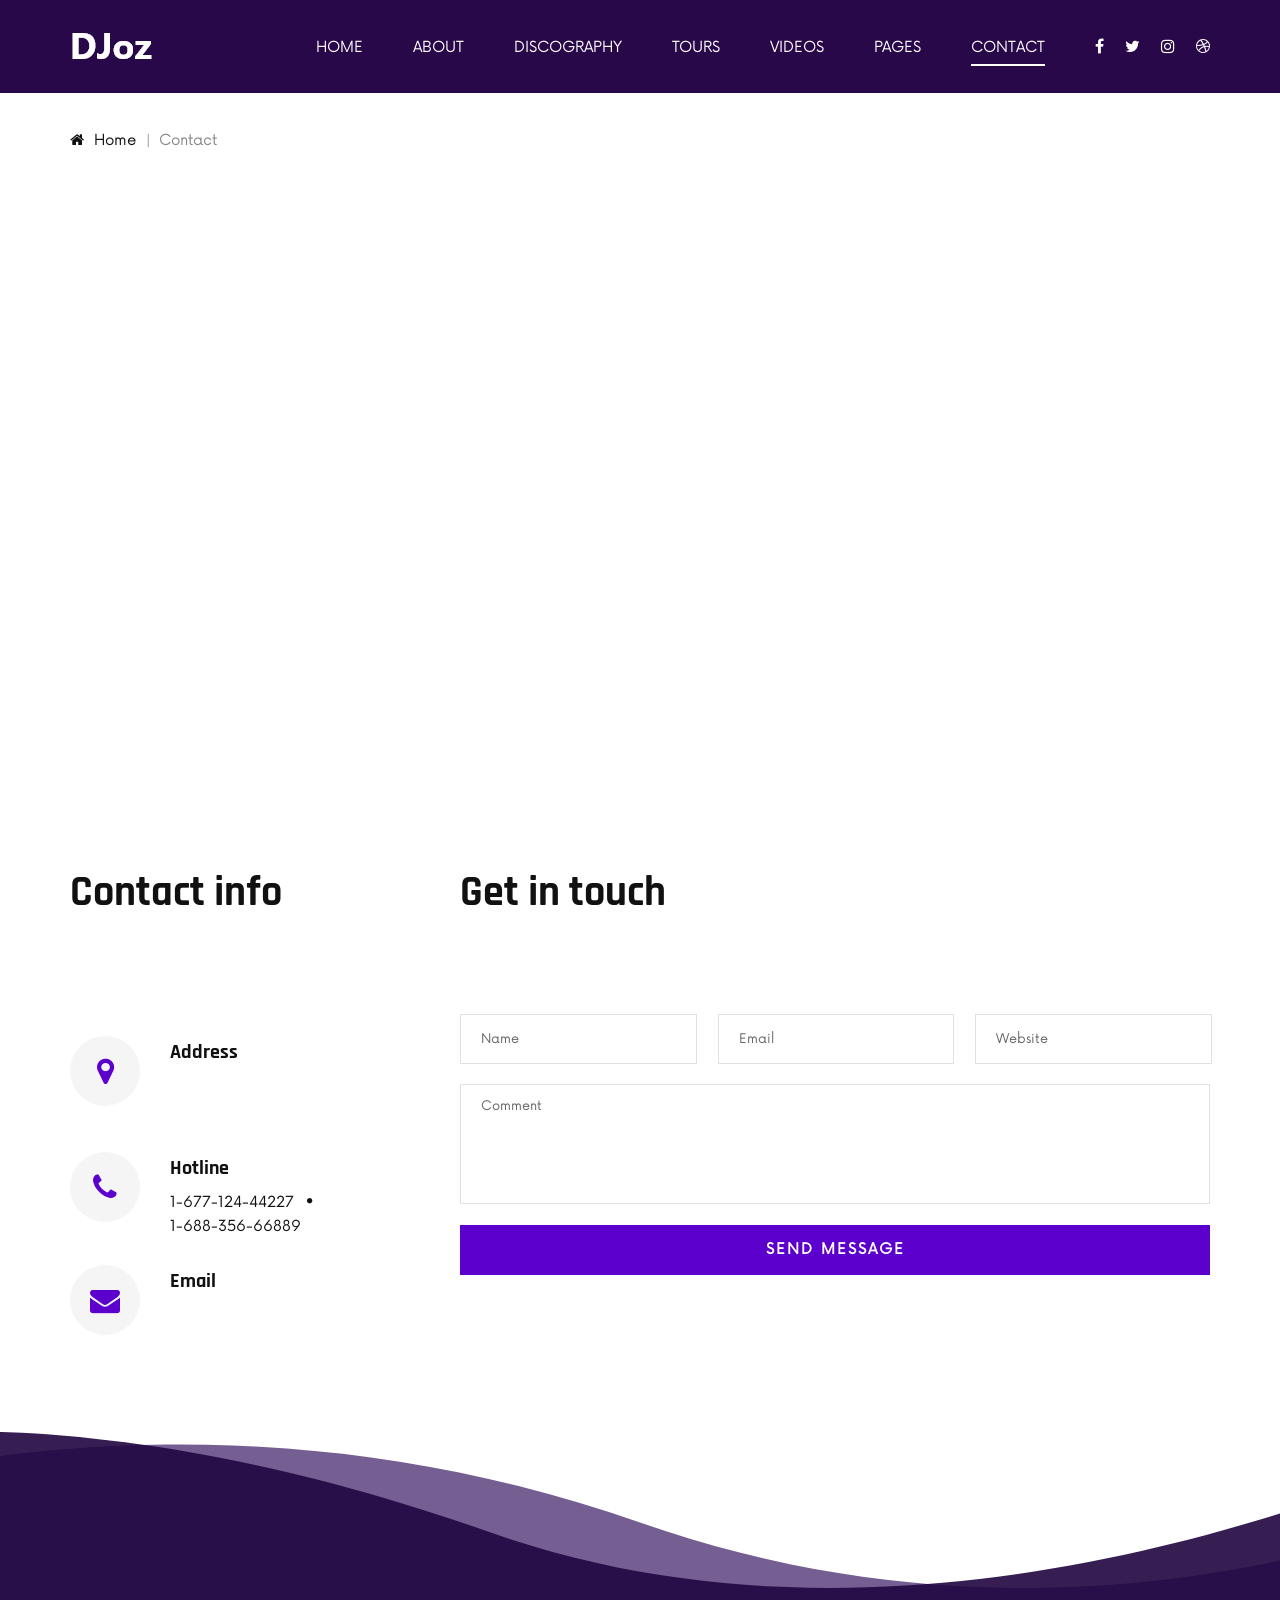
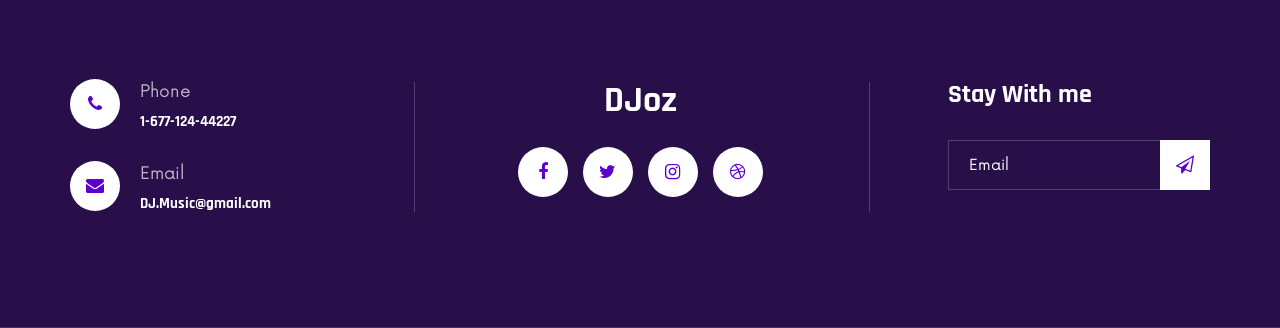
<file: contact.html>
<!DOCTYPE html>
<html lang="zxx">

<head>
    <meta charset="UTF-8">
    <meta name="description" content="DJoz Template">
    <meta name="keywords" content="DJoz, unica, creative, html">
    <meta name="viewport" content="width=device-width, initial-scale=1.0">
    <meta http-equiv="X-UA-Compatible" content="ie=edge">
    <title>DJoz | Template</title>

    <!-- Google Font -->
    <link href="https://fonts.googleapis.com/css2?family=Rajdhani:wght@400;500;600;700&display=swap" rel="stylesheet">

    <!-- Css Styles -->
    <link rel="stylesheet" href="css/bootstrap.min.css" type="text/css">
    <link rel="stylesheet" href="css/font-awesome.min.css" type="text/css">
    <link rel="stylesheet" href="css/barfiller.css" type="text/css">
    <link rel="stylesheet" href="css/nowfont.css" type="text/css">
    <link rel="stylesheet" href="css/rockville.css" type="text/css">
    <link rel="stylesheet" href="css/magnific-popup.css" type="text/css">
    <link rel="stylesheet" href="css/owl.carousel.min.css" type="text/css">
    <link rel="stylesheet" href="css/slicknav.min.css" type="text/css">
    <link rel="stylesheet" href="css/style.css" type="text/css">
</head>

<body>
    <!-- Page Preloder -->
    <div id="preloder">
        <div class="loader"></div>
    </div>

    <!-- Header Section Begin -->
    <header class="header header--normal">
        <div class="container">
            <div class="row">
                <div class="col-lg-2 col-md-2">
                    <div class="header__logo">
                        <a href="./index.html"><img src="img/logo.png" alt=""></a>
                    </div>
                </div>
                <div class="col-lg-10 col-md-10">
                    <div class="header__nav">
                        <nav class="header__menu mobile-menu">
                            <ul>
                                <li><a href="./index.html">Home</a></li>
                                <li><a href="./about.html">About</a></li>
                                <li><a href="./discography.html">Discography</a></li>
                                <li><a href="./tours.html">Tours</a></li>
                                <li><a href="./videos.html">Videos</a></li>
                                <li><a href="#">Pages</a>
                                    <ul class="dropdown">
                                        <li><a href="./about.html">About</a></li>
                                        <li><a href="./blog.html">Blog</a></li>
                                        <li><a href="./blog-details.html">Blog Details</a></li>
                                    </ul>
                                </li>
                                <li class="active"><a href="./contact.html">Contact</a></li>
                            </ul>
                        </nav>
                        <div class="header__right__social">
                            <a href="#"><i class="fa fa-facebook"></i></a>
                            <a href="#"><i class="fa fa-twitter"></i></a>
                            <a href="#"><i class="fa fa-instagram"></i></a>
                            <a href="#"><i class="fa fa-dribbble"></i></a>
                        </div>
                    </div>
                </div>
            </div>
            <div id="mobile-menu-wrap"></div>
        </div>
    </header>
    <!-- Header Section End -->

    <!-- Breadcrumb Begin -->
    <div class="breadcrumb-option">
        <div class="container">
            <div class="row">
                <div class="col-lg-12">
                    <div class="breadcrumb__links">
                        <a href="#"><i class="fa fa-home"></i> Home</a>
                        <span>Contact</span>
                    </div>
                </div>
            </div>
        </div>
    </div>
    <!-- Breadcrumb End -->

    <!-- Map Begin -->
    <div class="map">
        <div class="container">
            <iframe
                src="https://www.google.com/maps/embed?pb=!1m18!1m12!1m3!1d2942.5524090066037!2d-71.10245469994108!3d42.47980730490846!2m3!1f0!2f0!3f0!3m2!1i1024!2i768!4f13.1!3m3!1m2!1s0x89e3748250c43a43%3A0xe1b9879a5e9b6657!2sWinter%20Street%20Public%20Parking%20Lot!5e0!3m2!1sen!2sbd!4v1577299251173!5m2!1sen!2sbd"
                height="585" style="border:0;" allowfullscreen=""></iframe>
        </div>
    </div>
    <!-- Map End -->

    <!-- Contact Section Begin -->
    <section class="contact spad">
        <div class="container">
            <div class="row">
                <div class="col-lg-4">
                    <div class="contact__address">
                        <div class="section-title">
                            <h2>Contact info</h2>
                        </div>
                        <p>Lorem ipsum dolor sit amet, consectetur adipiscing elit, sed do eiusmod tempor incididunt ut
                            labore.</p>
                        <ul>
                            <li>
                                <i class="fa fa-map-marker"></i>
                                <h5>Address</h5>
                                <p>Los Angeles Gournadi, 1230 Bariasl</p>
                            </li>
                            <li>
                                <i class="fa fa-phone"></i>
                                <h5>Hotline</h5>
                                <span>1-677-124-44227</span>
                                <span>1-688-356-66889</span>
                            </li>
                            <li>
                                <i class="fa fa-envelope"></i>
                                <h5>Email</h5>
                                <p>Support@gamail.com</p>
                            </li>
                        </ul>
                    </div>
                </div>
                <div class="col-lg-8">
                    <div class="contact__form">
                        <div class="section-title">
                            <h2>Get in touch</h2>
                        </div>
                        <p>Eiusmod tempor incididunt ut labore et dolore magna aliqua. Quis ipsum suspendisse ultrices
                            gravida. Risus commodo viverra maecenas accumsan lacus vel facilisis. </p>
                        <form action="#">
                            <div class="input__list">
                                <input type="text" placeholder="Name">
                                <input type="text" placeholder="Email">
                                <input type="text" placeholder="Website">
                            </div>
                            <textarea placeholder="Comment"></textarea>
                            <button type="submit" class="site-btn">SEND MESSAGE</button>
                        </form>
                    </div>
                </div>
            </div>
        </div>
    </section>
    <!-- Contact Section End -->

    <!-- Footer Section Begin -->
    <footer class="footer footer--normal spad set-bg" data-setbg="img/footer-bg.png">
        <div class="container">
            <div class="row">
                <div class="col-lg-3 col-md-6">
                    <div class="footer__address">
                        <ul>
                            <li>
                                <i class="fa fa-phone"></i>
                                <p>Phone</p>
                                <h6>1-677-124-44227</h6>
                            </li>
                            <li>
                                <i class="fa fa-envelope"></i>
                                <p>Email</p>
                                <h6>DJ.Music@gmail.com</h6>
                            </li>
                        </ul>
                    </div>
                </div>
                <div class="col-lg-4 offset-lg-1 col-md-6">
                    <div class="footer__social">
                        <h2>DJoz</h2>
                        <div class="footer__social__links">
                            <a href="#"><i class="fa fa-facebook"></i></a>
                            <a href="#"><i class="fa fa-twitter"></i></a>
                            <a href="#"><i class="fa fa-instagram"></i></a>
                            <a href="#"><i class="fa fa-dribbble"></i></a>
                        </div>
                    </div>
                </div>
                <div class="col-lg-3 offset-lg-1 col-md-6">
                    <div class="footer__newslatter">
                        <h4>Stay With me</h4>
                        <form action="#">
                            <input type="text" placeholder="Email">
                            <button type="submit"><i class="fa fa-send-o"></i></button>
                        </form>
                    </div>
                </div>
            </div>
        </div>
    </footer>
    <!-- Footer Section End -->

    <!-- Js Plugins -->
    <script src="js/jquery-3.3.1.min.js"></script>
    <script src="js/bootstrap.min.js"></script>
    <script src="js/jquery.magnific-popup.min.js"></script>
    <script src="js/jquery.nicescroll.min.js"></script>
    <script src="js/jquery.barfiller.js"></script>
    <script src="js/jquery.countdown.min.js"></script>
    <script src="js/jquery.slicknav.js"></script>
    <script src="js/owl.carousel.min.js"></script>
    <script src="js/main.js"></script>

    <!-- Music Plugin -->
    <script src="js/jquery.jplayer.min.js"></script>
    <script src="js/jplayerInit.js"></script>
</body>

</html>
</file>
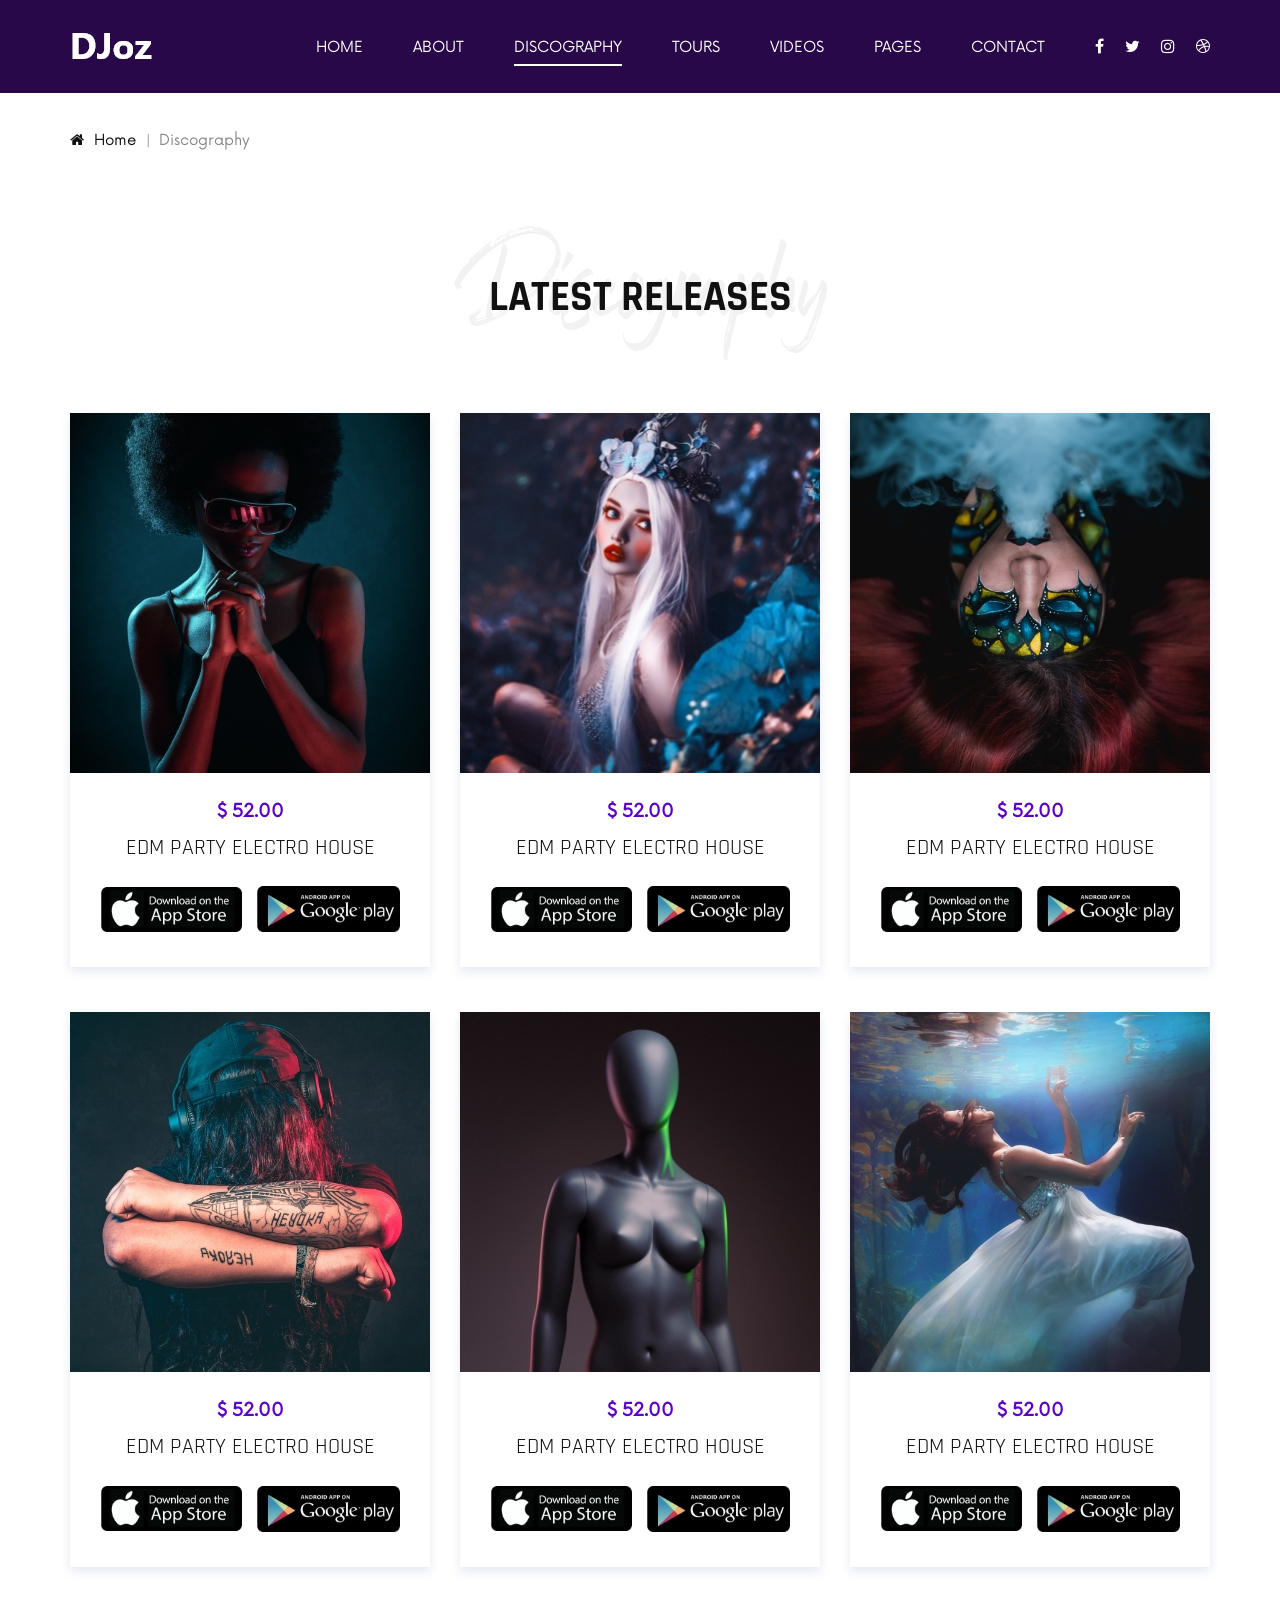
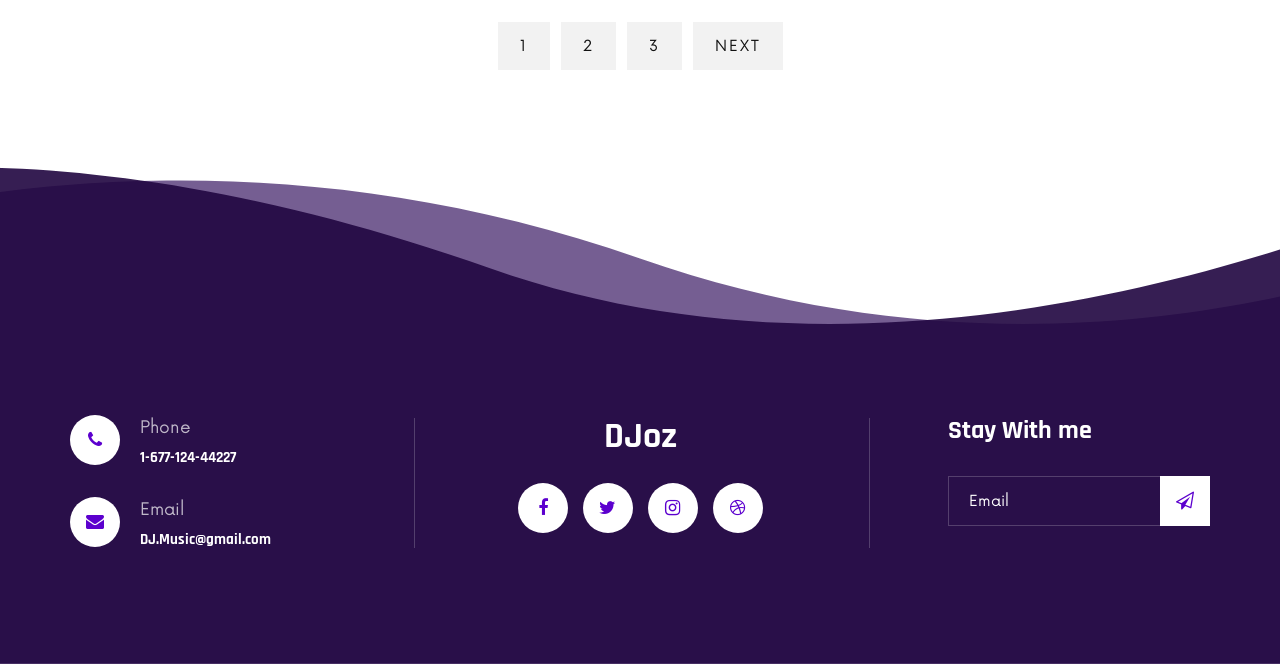
<file: discography.html>
<!DOCTYPE html>
<html lang="zxx">

<head>
    <meta charset="UTF-8">
    <meta name="description" content="DJoz Template">
    <meta name="keywords" content="DJoz, unica, creative, html">
    <meta name="viewport" content="width=device-width, initial-scale=1.0">
    <meta http-equiv="X-UA-Compatible" content="ie=edge">
    <title>DJoz | Template</title>

    <!-- Google Font -->
    <link href="https://fonts.googleapis.com/css2?family=Rajdhani:wght@400;500;600;700&display=swap" rel="stylesheet">

    <!-- Css Styles -->
    <link rel="stylesheet" href="css/bootstrap.min.css" type="text/css">
    <link rel="stylesheet" href="css/font-awesome.min.css" type="text/css">
    <link rel="stylesheet" href="css/barfiller.css" type="text/css">
    <link rel="stylesheet" href="css/nowfont.css" type="text/css">
    <link rel="stylesheet" href="css/rockville.css" type="text/css">
    <link rel="stylesheet" href="css/magnific-popup.css" type="text/css">
    <link rel="stylesheet" href="css/owl.carousel.min.css" type="text/css">
    <link rel="stylesheet" href="css/slicknav.min.css" type="text/css">
    <link rel="stylesheet" href="css/style.css" type="text/css">
</head>

<body>
    <!-- Page Preloder -->
    <div id="preloder">
        <div class="loader"></div>
    </div>

    <!-- Header Section Begin -->
    <header class="header header--normal">
        <div class="container">
            <div class="row">
                <div class="col-lg-2 col-md-2">
                    <div class="header__logo">
                        <a href="./index.html"><img src="img/logo.png" alt=""></a>
                    </div>
                </div>
                <div class="col-lg-10 col-md-10">
                    <div class="header__nav">
                        <nav class="header__menu mobile-menu">
                            <ul>
                                <li><a href="./index.html">Home</a></li>
                                <li><a href="./about.html">About</a></li>
                                <li class="active"><a href="./discography.html">Discography</a></li>
                                <li><a href="./tours.html">Tours</a></li>
                                <li><a href="./videos.html">Videos</a></li>
                                <li><a href="#">Pages</a>
                                    <ul class="dropdown">
                                        <li><a href="./about.html">About</a></li>
                                        <li><a href="./blog.html">Blog</a></li>
                                        <li><a href="./blog-details.html">Blog Details</a></li>
                                    </ul>
                                </li>
                                <li><a href="./contact.html">Contact</a></li>
                            </ul>
                        </nav>
                        <div class="header__right__social">
                            <a href="#"><i class="fa fa-facebook"></i></a>
                            <a href="#"><i class="fa fa-twitter"></i></a>
                            <a href="#"><i class="fa fa-instagram"></i></a>
                            <a href="#"><i class="fa fa-dribbble"></i></a>
                        </div>
                    </div>
                </div>
            </div>
            <div id="mobile-menu-wrap"></div>
        </div>
    </header>
    <!-- Header Section End -->

    <!-- Breadcrumb Begin -->
    <div class="breadcrumb-option">
        <div class="container">
            <div class="row">
                <div class="col-lg-12">
                    <div class="breadcrumb__links">
                        <a href="#"><i class="fa fa-home"></i> Home</a>
                        <span>Discography</span>
                    </div>
                </div>
            </div>
        </div>
    </div>
    <!-- Breadcrumb End -->

    <!-- Discography Section Begin -->
    <section class="discography spad">
        <div class="container">
            <div class="row">
                <div class="col-lg-12">
                    <div class="section-title center-title">
                        <h2>Latest Releases</h2>
                        <h1>Discography</h1>
                    </div>
                </div>
            </div>
            <div class="row">
                <div class="col-lg-4 col-md-6 col-sm-6">
                    <div class="discography__item">
                        <div class="discography__item__pic">
                            <img src="img/discography/disco-1.jpg" alt="">
                        </div>
                        <div class="discography__item__text">
                            <span>$ 52.00</span>
                            <h4>EDM Party Electro House</h4>
                            <a href="#"><img src="img/discography/link-1.jpg" alt=""></a>
                            <a href="#"><img src="img/discography/link-2.jpg" alt=""></a>
                        </div>
                    </div>
                </div>
                <div class="col-lg-4 col-md-6 col-sm-6">
                    <div class="discography__item">
                        <div class="discography__item__pic">
                            <img src="img/discography/disco-2.jpg" alt="">
                        </div>
                        <div class="discography__item__text">
                            <span>$ 52.00</span>
                            <h4>EDM Party Electro House</h4>
                            <a href="#"><img src="img/discography/link-1.jpg" alt=""></a>
                            <a href="#"><img src="img/discography/link-2.jpg" alt=""></a>
                        </div>
                    </div>
                </div>
                <div class="col-lg-4 col-md-6 col-sm-6">
                    <div class="discography__item">
                        <div class="discography__item__pic">
                            <img src="img/discography/disco-3.jpg" alt="">
                        </div>
                        <div class="discography__item__text">
                            <span>$ 52.00</span>
                            <h4>EDM Party Electro House</h4>
                            <a href="#"><img src="img/discography/link-1.jpg" alt=""></a>
                            <a href="#"><img src="img/discography/link-2.jpg" alt=""></a>
                        </div>
                    </div>
                </div>
                <div class="col-lg-4 col-md-6 col-sm-6">
                    <div class="discography__item">
                        <div class="discography__item__pic">
                            <img src="img/discography/disco-4.jpg" alt="">
                        </div>
                        <div class="discography__item__text">
                            <span>$ 52.00</span>
                            <h4>EDM Party Electro House</h4>
                            <a href="#"><img src="img/discography/link-1.jpg" alt=""></a>
                            <a href="#"><img src="img/discography/link-2.jpg" alt=""></a>
                        </div>
                    </div>
                </div>
                <div class="col-lg-4 col-md-6 col-sm-6">
                    <div class="discography__item">
                        <div class="discography__item__pic">
                            <img src="img/discography/disco-5.jpg" alt="">
                        </div>
                        <div class="discography__item__text">
                            <span>$ 52.00</span>
                            <h4>EDM Party Electro House</h4>
                            <a href="#"><img src="img/discography/link-1.jpg" alt=""></a>
                            <a href="#"><img src="img/discography/link-2.jpg" alt=""></a>
                        </div>
                    </div>
                </div>
                <div class="col-lg-4 col-md-6 col-sm-6">
                    <div class="discography__item">
                        <div class="discography__item__pic">
                            <img src="img/discography/disco-6.jpg" alt="">
                        </div>
                        <div class="discography__item__text">
                            <span>$ 52.00</span>
                            <h4>EDM Party Electro House</h4>
                            <a href="#"><img src="img/discography/link-1.jpg" alt=""></a>
                            <a href="#"><img src="img/discography/link-2.jpg" alt=""></a>
                        </div>
                    </div>
                </div>
                <div class="col-lg-12">
                    <div class="pagination__links">
                        <a href="#">1</a>
                        <a href="#">2</a>
                        <a href="#">3</a>
                        <a href="#">Next</a>
                    </div>
                </div>
            </div>
        </div>
    </section>
    <!-- Discography Section End -->

    <!-- Footer Section Begin -->
    <footer class="footer footer--normal spad set-bg" data-setbg="img/footer-bg.png">
        <div class="container">
            <div class="row">
                <div class="col-lg-3 col-md-6">
                    <div class="footer__address">
                        <ul>
                            <li>
                                <i class="fa fa-phone"></i>
                                <p>Phone</p>
                                <h6>1-677-124-44227</h6>
                            </li>
                            <li>
                                <i class="fa fa-envelope"></i>
                                <p>Email</p>
                                <h6>DJ.Music@gmail.com</h6>
                            </li>
                        </ul>
                    </div>
                </div>
                <div class="col-lg-4 offset-lg-1 col-md-6">
                    <div class="footer__social">
                        <h2>DJoz</h2>
                        <div class="footer__social__links">
                            <a href="#"><i class="fa fa-facebook"></i></a>
                            <a href="#"><i class="fa fa-twitter"></i></a>
                            <a href="#"><i class="fa fa-instagram"></i></a>
                            <a href="#"><i class="fa fa-dribbble"></i></a>
                        </div>
                    </div>
                </div>
                <div class="col-lg-3 offset-lg-1 col-md-6">
                    <div class="footer__newslatter">
                        <h4>Stay With me</h4>
                        <form action="#">
                            <input type="text" placeholder="Email">
                            <button type="submit"><i class="fa fa-send-o"></i></button>
                        </form>
                    </div>
                </div>
            </div>
        </div>
    </footer>
    <!-- Footer Section End -->

    <!-- Js Plugins -->
    <script src="js/jquery-3.3.1.min.js"></script>
    <script src="js/bootstrap.min.js"></script>
    <script src="js/jquery.magnific-popup.min.js"></script>
    <script src="js/jquery.nicescroll.min.js"></script>
    <script src="js/jquery.barfiller.js"></script>
    <script src="js/jquery.countdown.min.js"></script>
    <script src="js/jquery.slicknav.js"></script>
    <script src="js/owl.carousel.min.js"></script>
    <script src="js/main.js"></script>

    <!-- Music Plugin -->
    <script src="js/jquery.jplayer.min.js"></script>
    <script src="js/jplayerInit.js"></script>
</body>

</html>
</file>
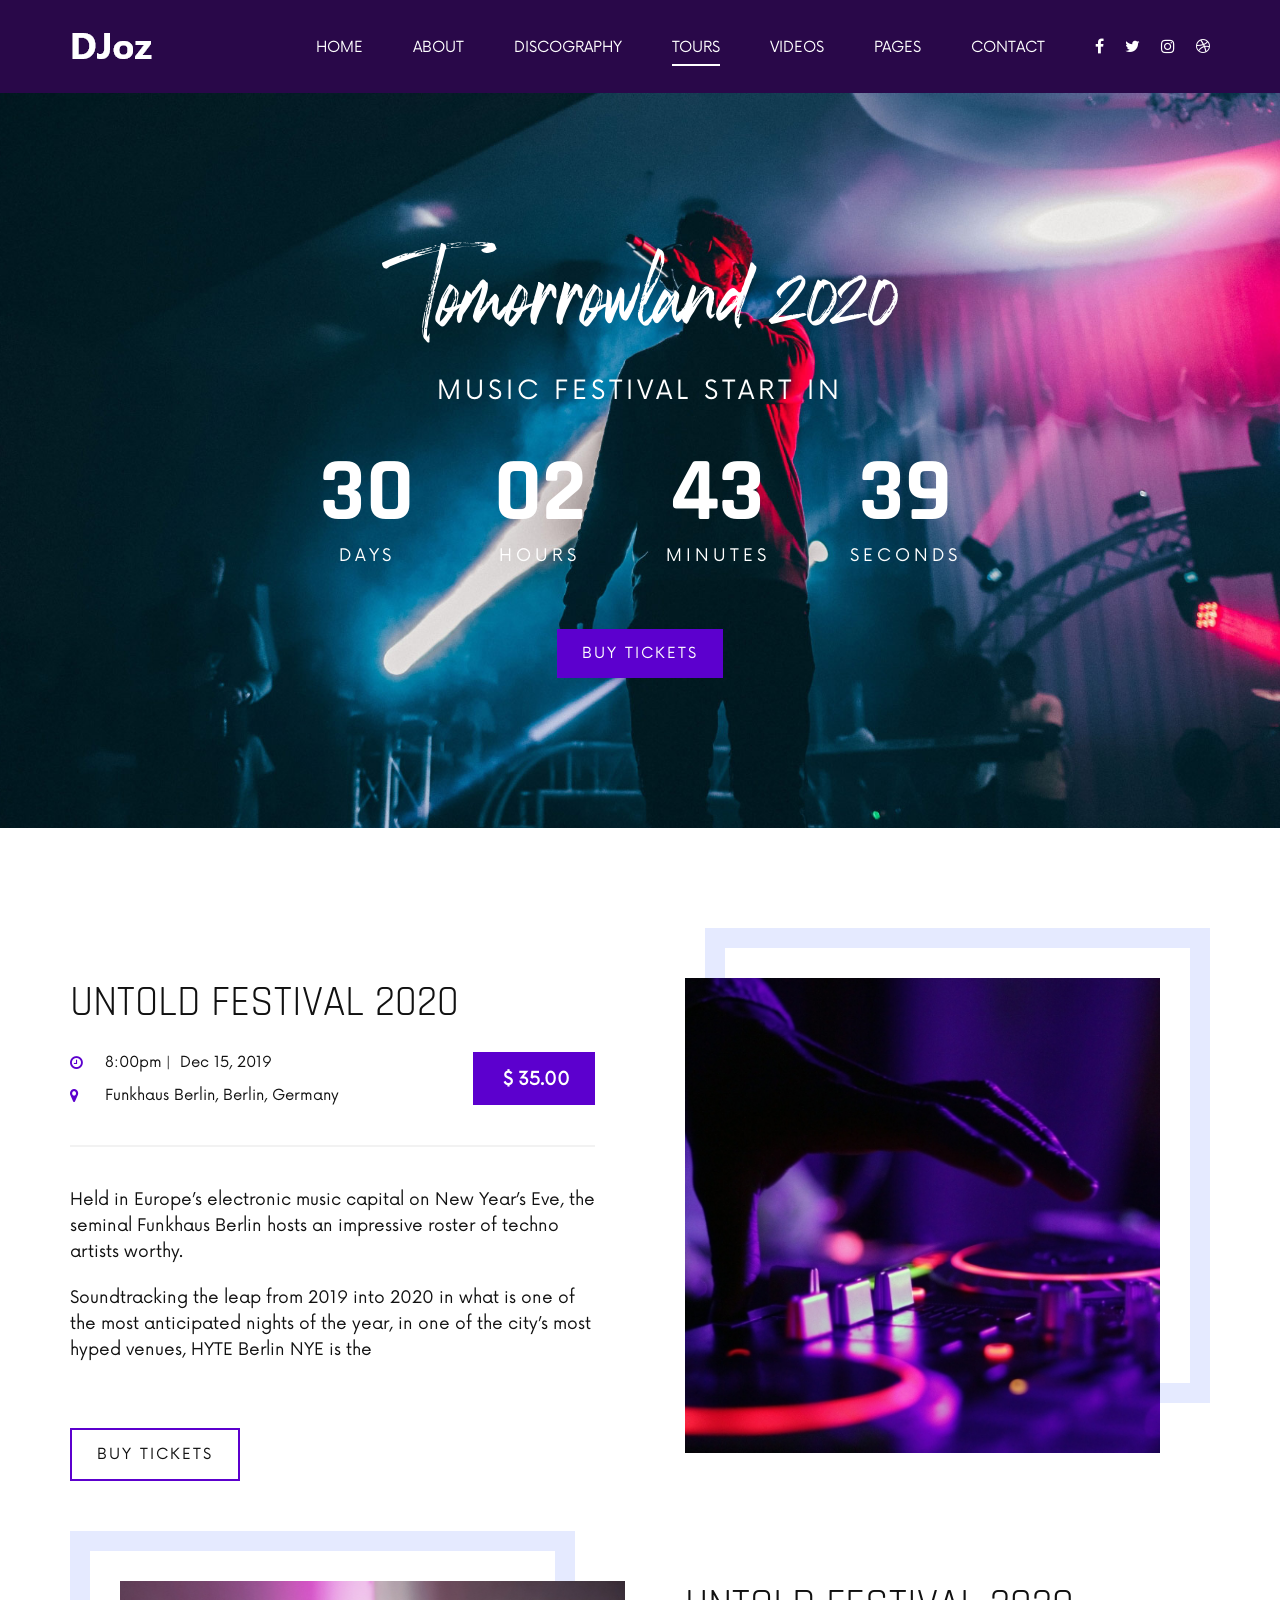
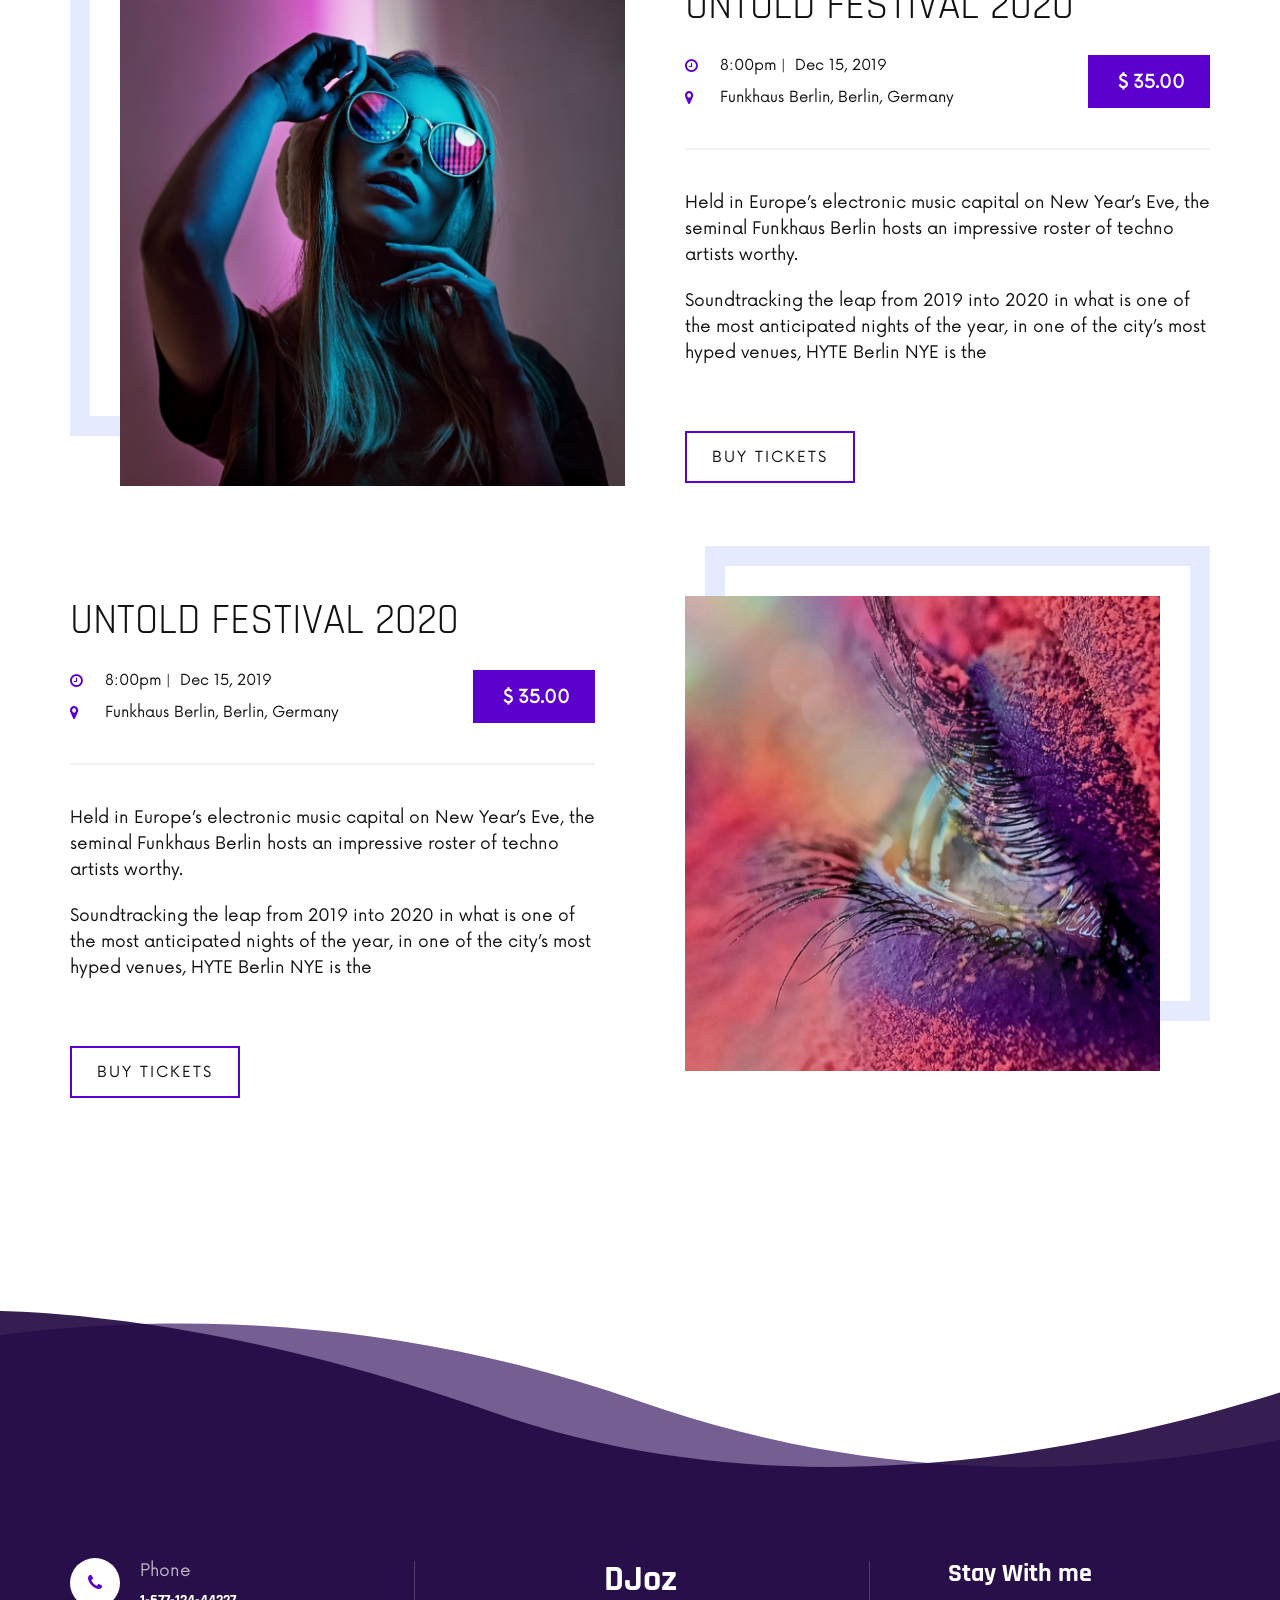
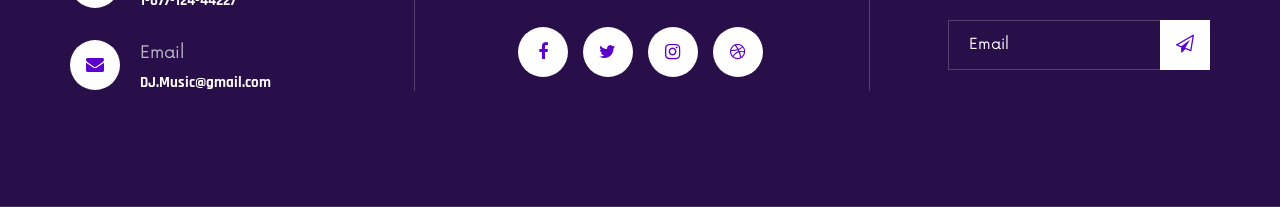
<file: tours.html>
<!DOCTYPE html>
<html lang="zxx">

<head>
    <meta charset="UTF-8">
    <meta name="description" content="DJoz Template">
    <meta name="keywords" content="DJoz, unica, creative, html">
    <meta name="viewport" content="width=device-width, initial-scale=1.0">
    <meta http-equiv="X-UA-Compatible" content="ie=edge">
    <title>DJoz | Template</title>

    <!-- Google Font -->
    <link href="https://fonts.googleapis.com/css2?family=Rajdhani:wght@400;500;600;700&display=swap" rel="stylesheet">

    <!-- Css Styles -->
    <link rel="stylesheet" href="css/bootstrap.min.css" type="text/css">
    <link rel="stylesheet" href="css/font-awesome.min.css" type="text/css">
    <link rel="stylesheet" href="css/barfiller.css" type="text/css">
    <link rel="stylesheet" href="css/nowfont.css" type="text/css">
    <link rel="stylesheet" href="css/rockville.css" type="text/css">
    <link rel="stylesheet" href="css/magnific-popup.css" type="text/css">
    <link rel="stylesheet" href="css/owl.carousel.min.css" type="text/css">
    <link rel="stylesheet" href="css/slicknav.min.css" type="text/css">
    <link rel="stylesheet" href="css/style.css" type="text/css">
</head>

<body>
    <!-- Page Preloder -->
    <div id="preloder">
        <div class="loader"></div>
    </div>

    <!-- Header Section Begin -->
    <header class="header header--normal">
        <div class="container">
            <div class="row">
                <div class="col-lg-2 col-md-2">
                    <div class="header__logo">
                        <a href="./index.html"><img src="img/logo.png" alt=""></a>
                    </div>
                </div>
                <div class="col-lg-10 col-md-10">
                    <div class="header__nav">
                        <nav class="header__menu mobile-menu">
                            <ul>
                                <li><a href="./index.html">Home</a></li>
                                <li><a href="./about.html">About</a></li>
                                <li><a href="./discography.html">Discography</a></li>
                                <li class="active"><a href="./tours.html">Tours</a></li>
                                <li><a href="./videos.html">Videos</a></li>
                                <li><a href="#">Pages</a>
                                    <ul class="dropdown">
                                        <li><a href="./about.html">About</a></li>
                                        <li><a href="./blog.html">Blog</a></li>
                                        <li><a href="./blog-details.html">Blog Details</a></li>
                                    </ul>
                                </li>
                                <li><a href="./contact.html">Contact</a></li>
                            </ul>
                        </nav>
                        <div class="header__right__social">
                            <a href="#"><i class="fa fa-facebook"></i></a>
                            <a href="#"><i class="fa fa-twitter"></i></a>
                            <a href="#"><i class="fa fa-instagram"></i></a>
                            <a href="#"><i class="fa fa-dribbble"></i></a>
                        </div>
                    </div>
                </div>
            </div>
            <div id="mobile-menu-wrap"></div>
        </div>
    </header>
    <!-- Header Section End -->

    <!-- Countdown Section Begin -->
    <section class="countdown countdown--page spad set-bg" data-setbg="img/countdown-bg.jpg">
        <div class="container">
            <div class="row">
                <div class="col-lg-12">
                    <div class="countdown__text">
                        <h1>Tomorrowland 2020</h1>
                        <h4>Music festival start in</h4>
                    </div>
                    <div class="countdown__timer" id="countdown-time">
                        <div class="countdown__item">
                            <span>20</span>
                            <p>days</p>
                        </div>
                        <div class="countdown__item">
                            <span>45</span>
                            <p>hours</p>
                        </div>
                        <div class="countdown__item">
                            <span>18</span>
                            <p>minutes</p>
                        </div>
                        <div class="countdown__item">
                            <span>09</span>
                            <p>seconds</p>
                        </div>
                    </div>
                    <div class="buy__tickets">
                        <a href="#" class="primary-btn">Buy tickets</a>
                    </div>
                </div>
            </div>
        </div>
    </section>
    <!-- Countdown Section End -->

    <!-- Tours Section Begin -->
    <section class="tours spad">
        <div class="container">
            <div class="row">
                <div class="col-lg-6 order-lg-1">
                    <div class="tours__item__text">
                        <h2>Untold Festival 2020</h2>
                        <div class="tours__text__widget">
                            <ul>
                                <li>
                                    <i class="fa fa-clock-o"></i>
                                    <span>8:00pm</span>
                                    <span>Dec 15, 2019</span>
                                </li>
                                <li>
                                    <i class="fa fa-map-marker"></i>
                                    Funkhaus Berlin, Berlin, Germany
                                </li>
                            </ul>
                            <div class="price">$ 35.00</div>
                        </div>
                        <div class="tours__text__desc">
                            <p>Held in Europe’s electronic music capital on New Year’s Eve, the seminal Funkhaus Berlin
                                hosts an impressive roster of techno artists worthy.</p>
                            <p>Soundtracking the leap from 2019 into 2020 in what is one of the most anticipated nights
                                of the year, in one of the city’s most hyped venues, HYTE Berlin NYE is the</p>
                        </div>
                        <a href="#" class="primary-btn border-btn">Buy tickets</a>
                    </div>
                </div>
                <div class="col-lg-6 order-lg-2">
                    <div class="tours__item__pic">
                        <img src="img/tours/tour-1.jpg" alt="">
                    </div>
                </div>
                <div class="col-lg-6 order-lg-4">
                    <div class="tours__item__text tours__item__text--right">
                        <h2>Untold Festival 2020</h2>
                        <div class="tours__text__widget">
                            <ul>
                                <li>
                                    <i class="fa fa-clock-o"></i>
                                    <span>8:00pm</span>
                                    <span>Dec 15, 2019</span>
                                </li>
                                <li>
                                    <i class="fa fa-map-marker"></i>
                                    Funkhaus Berlin, Berlin, Germany
                                </li>
                            </ul>
                            <div class="price">$ 35.00</div>
                        </div>
                        <div class="tours__text__desc">
                            <p>Held in Europe’s electronic music capital on New Year’s Eve, the seminal Funkhaus Berlin
                                hosts an impressive roster of techno artists worthy.</p>
                            <p>Soundtracking the leap from 2019 into 2020 in what is one of the most anticipated nights
                                of the year, in one of the city’s most hyped venues, HYTE Berlin NYE is the</p>
                        </div>
                        <a href="#" class="primary-btn border-btn">Buy tickets</a>
                    </div>
                </div>
                <div class="col-lg-6 order-lg-3">
                    <div class="tours__item__pic tours__item__pic--left">
                        <img src="img/tours/tour-2.jpg" alt="">
                    </div>
                </div>
                <div class="col-lg-6 order-lg-5">
                    <div class="tours__item__text">
                        <h2>Untold Festival 2020</h2>
                        <div class="tours__text__widget">
                            <ul>
                                <li>
                                    <i class="fa fa-clock-o"></i>
                                    <span>8:00pm</span>
                                    <span>Dec 15, 2019</span>
                                </li>
                                <li>
                                    <i class="fa fa-map-marker"></i>
                                    Funkhaus Berlin, Berlin, Germany
                                </li>
                            </ul>
                            <div class="price">$ 35.00</div>
                        </div>
                        <div class="tours__text__desc">
                            <p>Held in Europe’s electronic music capital on New Year’s Eve, the seminal Funkhaus Berlin
                                hosts an impressive roster of techno artists worthy.</p>
                            <p>Soundtracking the leap from 2019 into 2020 in what is one of the most anticipated nights
                                of the year, in one of the city’s most hyped venues, HYTE Berlin NYE is the</p>
                        </div>
                        <a href="#" class="primary-btn border-btn">Buy tickets</a>
                    </div>
                </div>
                <div class="col-lg-6 order-lg-6">
                    <div class="tours__item__pic tours__item__pic--last">
                        <img src="img/tours/tour-3.jpg" alt="">
                    </div>
                </div>
            </div>
        </div>
    </section>
    <!-- Tours Section End -->

    <!-- Footer Section Begin -->
    <footer class="footer footer--normal spad set-bg" data-setbg="img/footer-bg.png">
        <div class="container">
            <div class="row">
                <div class="col-lg-3 col-md-6">
                    <div class="footer__address">
                        <ul>
                            <li>
                                <i class="fa fa-phone"></i>
                                <p>Phone</p>
                                <h6>1-677-124-44227</h6>
                            </li>
                            <li>
                                <i class="fa fa-envelope"></i>
                                <p>Email</p>
                                <h6>DJ.Music@gmail.com</h6>
                            </li>
                        </ul>
                    </div>
                </div>
                <div class="col-lg-4 offset-lg-1 col-md-6">
                    <div class="footer__social">
                        <h2>DJoz</h2>
                        <div class="footer__social__links">
                            <a href="#"><i class="fa fa-facebook"></i></a>
                            <a href="#"><i class="fa fa-twitter"></i></a>
                            <a href="#"><i class="fa fa-instagram"></i></a>
                            <a href="#"><i class="fa fa-dribbble"></i></a>
                        </div>
                    </div>
                </div>
                <div class="col-lg-3 offset-lg-1 col-md-6">
                    <div class="footer__newslatter">
                        <h4>Stay With me</h4>
                        <form action="#">
                            <input type="text" placeholder="Email">
                            <button type="submit"><i class="fa fa-send-o"></i></button>
                        </form>
                    </div>
                </div>
            </div>
        </div>
    </footer>
    <!-- Footer Section End -->

    <!-- Js Plugins -->
    <script src="js/jquery-3.3.1.min.js"></script>
    <script src="js/bootstrap.min.js"></script>
    <script src="js/jquery.magnific-popup.min.js"></script>
    <script src="js/jquery.nicescroll.min.js"></script>
    <script src="js/jquery.barfiller.js"></script>
    <script src="js/jquery.countdown.min.js"></script>
    <script src="js/jquery.slicknav.js"></script>
    <script src="js/owl.carousel.min.js"></script>
    <script src="js/main.js"></script>

    <!-- Music Plugin -->
    <script src="js/jquery.jplayer.min.js"></script>
    <script src="js/jplayerInit.js"></script>
</body>

</html>
</file>
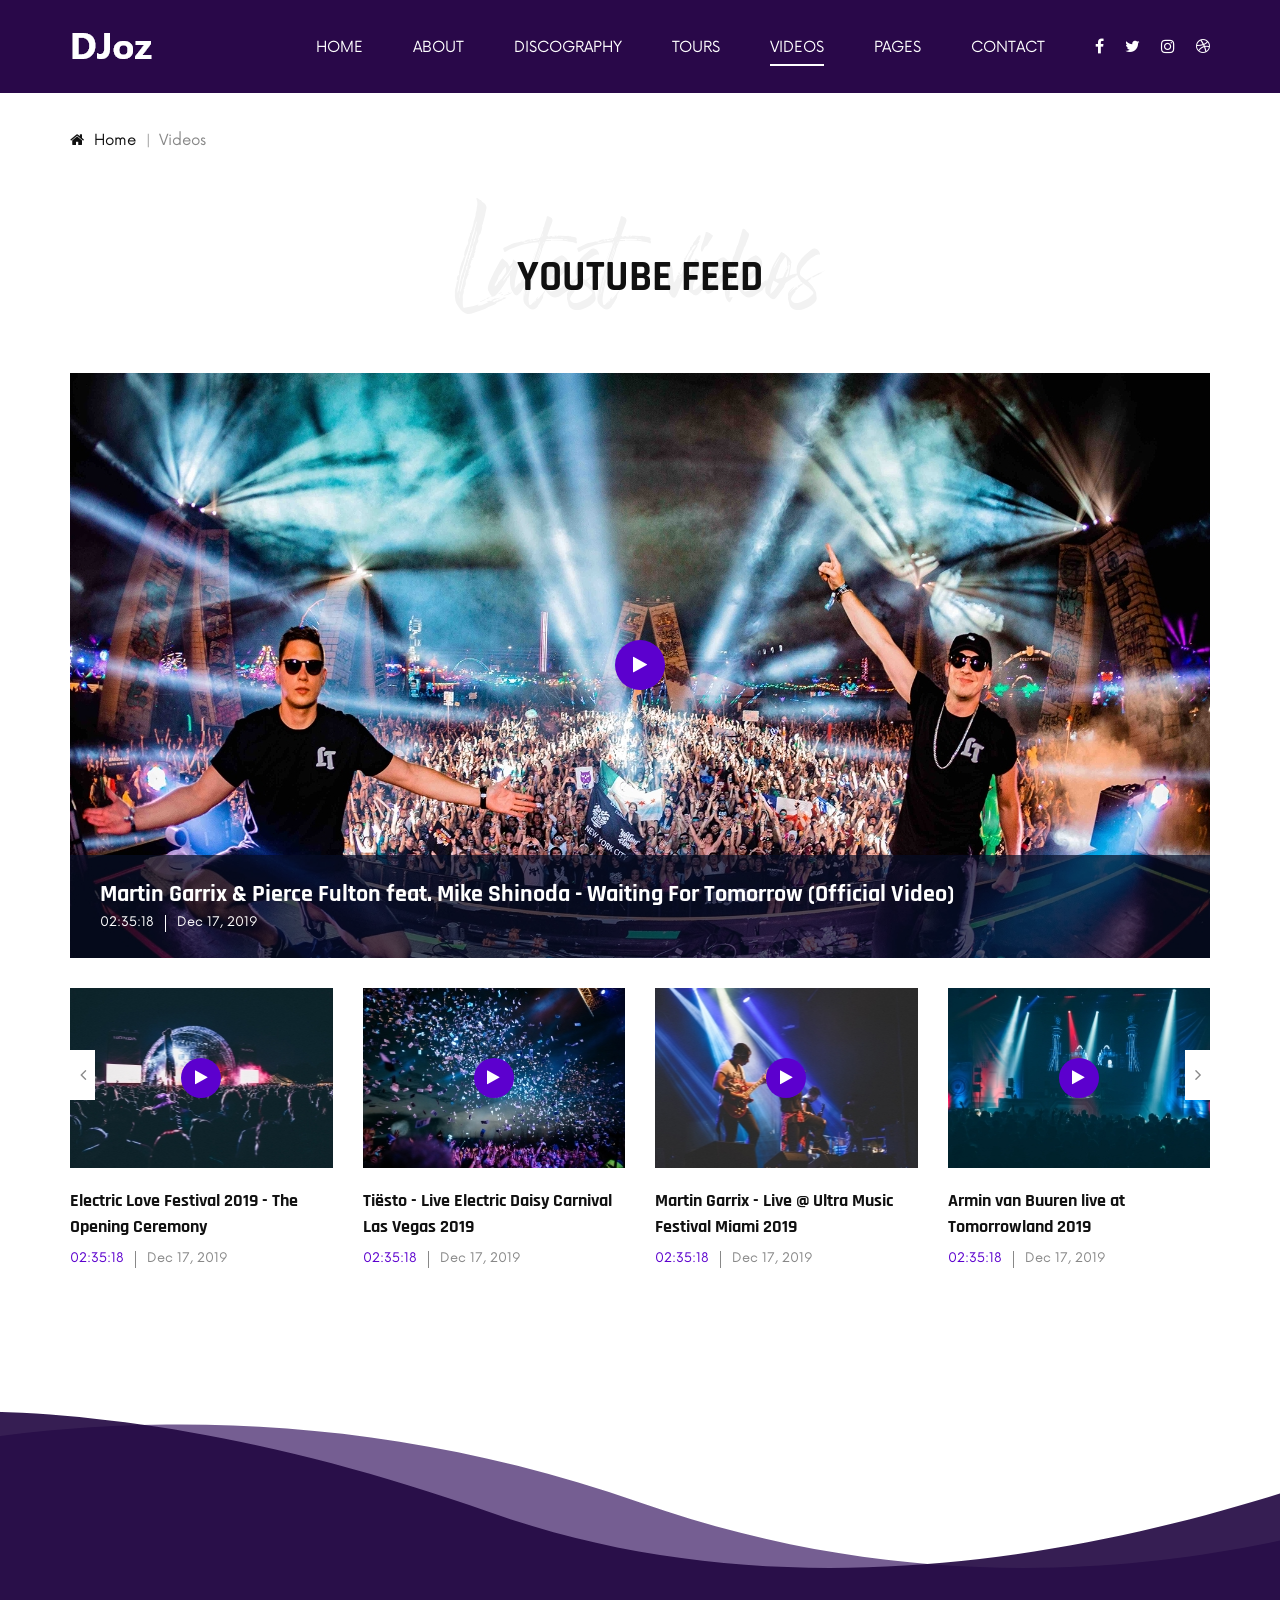
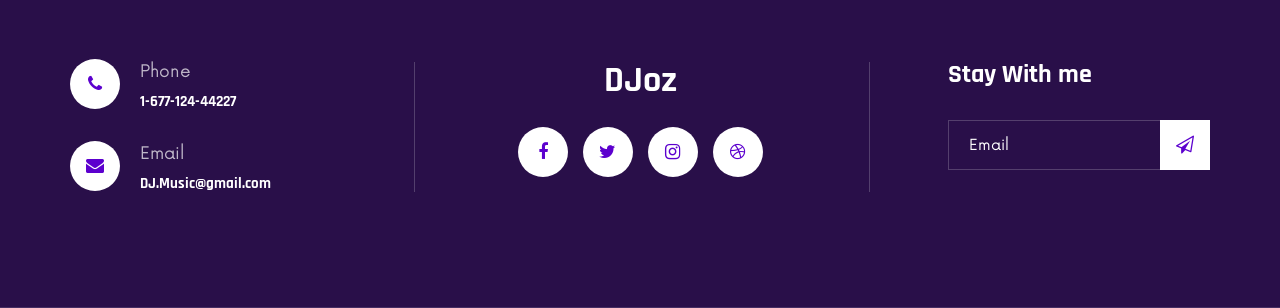
<file: videos.html>
<!DOCTYPE html>
<html lang="zxx">

<head>
    <meta charset="UTF-8">
    <meta name="description" content="DJoz Template">
    <meta name="keywords" content="DJoz, unica, creative, html">
    <meta name="viewport" content="width=device-width, initial-scale=1.0">
    <meta http-equiv="X-UA-Compatible" content="ie=edge">
    <title>DJoz | Template</title>

    <!-- Google Font -->
    <link href="https://fonts.googleapis.com/css2?family=Rajdhani:wght@400;500;600;700&display=swap" rel="stylesheet">

    <!-- Css Styles -->
    <link rel="stylesheet" href="css/bootstrap.min.css" type="text/css">
    <link rel="stylesheet" href="css/font-awesome.min.css" type="text/css">
    <link rel="stylesheet" href="css/barfiller.css" type="text/css">
    <link rel="stylesheet" href="css/nowfont.css" type="text/css">
    <link rel="stylesheet" href="css/rockville.css" type="text/css">
    <link rel="stylesheet" href="css/magnific-popup.css" type="text/css">
    <link rel="stylesheet" href="css/owl.carousel.min.css" type="text/css">
    <link rel="stylesheet" href="css/slicknav.min.css" type="text/css">
    <link rel="stylesheet" href="css/style.css" type="text/css">
</head>

<body>
    <!-- Page Preloder -->
    <div id="preloder">
        <div class="loader"></div>
    </div>

    <!-- Header Section Begin -->
    <header class="header header--normal">
        <div class="container">
            <div class="row">
                <div class="col-lg-2 col-md-2">
                    <div class="header__logo">
                        <a href="./index.html"><img src="img/logo.png" alt=""></a>
                    </div>
                </div>
                <div class="col-lg-10 col-md-10">
                    <div class="header__nav">
                        <nav class="header__menu mobile-menu">
                            <ul>
                                <li><a href="./index.html">Home</a></li>
                                <li><a href="./about.html">About</a></li>
                                <li><a href="./discography.html">Discography</a></li>
                                <li><a href="./tours.html">Tours</a></li>
                                <li class="active"><a href="./videos.html">Videos</a></li>
                                <li><a href="#">Pages</a>
                                    <ul class="dropdown">
                                        <li><a href="./about.html">About</a></li>
                                        <li><a href="./blog.html">Blog</a></li>
                                        <li><a href="./blog-details.html">Blog Details</a></li>
                                    </ul>
                                </li>
                                <li><a href="./contact.html">Contact</a></li>
                            </ul>
                        </nav>
                        <div class="header__right__social">
                            <a href="#"><i class="fa fa-facebook"></i></a>
                            <a href="#"><i class="fa fa-twitter"></i></a>
                            <a href="#"><i class="fa fa-instagram"></i></a>
                            <a href="#"><i class="fa fa-dribbble"></i></a>
                        </div>
                    </div>
                </div>
            </div>
            <div id="mobile-menu-wrap"></div>
        </div>
    </header>
    <!-- Header Section End -->

    <!-- Breadcrumb Begin -->
    <div class="breadcrumb-option">
        <div class="container">
            <div class="row">
                <div class="col-lg-12">
                    <div class="breadcrumb__links">
                        <a href="#"><i class="fa fa-home"></i> Home</a>
                        <span>Videos</span>
                    </div>
                </div>
            </div>
        </div>
    </div>
    <!-- Breadcrumb End -->

    <!-- Video Section Begin -->
    <section class="videos spad">
        <div class="container">
            <div class="row">
                <div class="col-lg-12">
                    <div class="section-title center-title">
                        <h2>YOutube feed</h2>
                        <h1>Latest videos</h1>
                    </div>
                    <div class="videos__large__item set-bg" data-setbg="img/videos/large-item.jpg">
                        <a href="https://www.youtube.com/watch?v=yJg-Y5byMMw?autoplay=1" class="play-btn video-popup"><i class="fa fa-play"></i></a>
                        <div class="videos__large__item__text">
                            <h4>Martin Garrix & Pierce Fulton feat. Mike Shinoda - Waiting For Tomorrow (Official Video)
                            </h4>
                            <ul>
                                <li>02:35:18</li>
                                <li>Dec 17, 2019</li>
                            </ul>
                        </div>
                    </div>
                    <div class="row">
                        <div class="videos__slider owl-carousel">
                            <div class="col-lg-3">
                                <div class="videos__item">
                                    <div class="videos__item__pic set-bg" data-setbg="img/videos/videos-1.jpg">
                                        <a href="https://www.youtube.com/watch?v=yJg-Y5byMMw?autoplay=1" class="play-btn video-popup"><i class="fa fa-play"></i></a>
                                    </div>
                                    <div class="videos__item__text">
                                        <h5>Electric Love Festival 2019 - The Opening Ceremony</h5>
                                        <ul>
                                            <li>02:35:18</li>
                                            <li>Dec 17, 2019</li>
                                        </ul>
                                    </div>
                                </div>
                            </div>
                            <div class="col-lg-3">
                                <div class="videos__item">
                                    <div class="videos__item__pic set-bg" data-setbg="img/videos/videos-2.jpg">
                                        <a href="https://www.youtube.com/watch?v=K4DyBUG242c?autoplay=1" class="play-btn video-popup"><i class="fa fa-play"></i></a>
                                    </div>
                                    <div class="videos__item__text">
                                        <h5>Tiësto - Live Electric Daisy Carnival Las Vegas 2019</h5>
                                        <ul>
                                            <li>02:35:18</li>
                                            <li>Dec 17, 2019</li>
                                        </ul>
                                    </div>
                                </div>
                            </div>
                            <div class="col-lg-3">
                                <div class="videos__item">
                                    <div class="videos__item__pic set-bg" data-setbg="img/videos/videos-3.jpg">
                                        <a href="https://www.youtube.com/watch?v=3nQNiWdeH2Q?autoplay=1" class="play-btn video-popup"><i class="fa fa-play"></i></a>
                                    </div>
                                    <div class="videos__item__text">
                                        <h5>Martin Garrix - Live @ Ultra Music Festival Miami 2019</h5>
                                        <ul>
                                            <li>02:35:18</li>
                                            <li>Dec 17, 2019</li>
                                        </ul>
                                    </div>
                                </div>
                            </div>
                            <div class="col-lg-3">
                                <div class="videos__item">
                                    <div class="videos__item__pic set-bg" data-setbg="img/videos/videos-4.jpg">
                                        <a href="https://www.youtube.com/watch?v=Srqs4CitU2U?autoplay=1" class="play-btn video-popup"><i class="fa fa-play"></i></a>
                                    </div>
                                    <div class="videos__item__text">
                                        <h5>Armin van Buuren live at Tomorrowland 2019</h5>
                                        <ul>
                                            <li>02:35:18</li>
                                            <li>Dec 17, 2019</li>
                                        </ul>
                                    </div>
                                </div>
                            </div>
                            <div class="col-lg-3">
                                <div class="videos__item">
                                    <div class="videos__item__pic set-bg" data-setbg="img/videos/videos-3.jpg">
                                        <a href="https://www.youtube.com/watch?v=vBGiFtb8Rpw?autoplay=1" class="play-btn video-popup"><i class="fa fa-play"></i></a>
                                    </div>
                                    <div class="videos__item__text">
                                        <h5>Martin Garrix - Live @ Ultra Music Festival Miami 2019</h5>
                                        <ul>
                                            <li>02:35:18</li>
                                            <li>Dec 17, 2019</li>
                                        </ul>
                                    </div>
                                </div>
                            </div>
                        </div>
                    </div>
                </div>
            </div>
        </div>
    </section>
    <!-- Video Section End -->

    <!-- Footer Section Begin -->
    <footer class="footer footer--normal spad set-bg" data-setbg="img/footer-bg.png">
        <div class="container">
            <div class="row">
                <div class="col-lg-3 col-md-6">
                    <div class="footer__address">
                        <ul>
                            <li>
                                <i class="fa fa-phone"></i>
                                <p>Phone</p>
                                <h6>1-677-124-44227</h6>
                            </li>
                            <li>
                                <i class="fa fa-envelope"></i>
                                <p>Email</p>
                                <h6>DJ.Music@gmail.com</h6>
                            </li>
                        </ul>
                    </div>
                </div>
                <div class="col-lg-4 offset-lg-1 col-md-6">
                    <div class="footer__social">
                        <h2>DJoz</h2>
                        <div class="footer__social__links">
                            <a href="#"><i class="fa fa-facebook"></i></a>
                            <a href="#"><i class="fa fa-twitter"></i></a>
                            <a href="#"><i class="fa fa-instagram"></i></a>
                            <a href="#"><i class="fa fa-dribbble"></i></a>
                        </div>
                    </div>
                </div>
                <div class="col-lg-3 offset-lg-1 col-md-6">
                    <div class="footer__newslatter">
                        <h4>Stay With me</h4>
                        <form action="#">
                            <input type="text" placeholder="Email">
                            <button type="submit"><i class="fa fa-send-o"></i></button>
                        </form>
                    </div>
                </div>
            </div>
        </div>
    </footer>
    <!-- Footer Section End -->

    <!-- Js Plugins -->
    <script src="js/jquery-3.3.1.min.js"></script>
    <script src="js/bootstrap.min.js"></script>
    <script src="js/jquery.magnific-popup.min.js"></script>
    <script src="js/jquery.nicescroll.min.js"></script>
    <script src="js/jquery.barfiller.js"></script>
    <script src="js/jquery.countdown.min.js"></script>
    <script src="js/jquery.slicknav.js"></script>
    <script src="js/owl.carousel.min.js"></script>
    <script src="js/main.js"></script>

    <!-- Music Plugin -->
    <script src="js/jquery.jplayer.min.js"></script>
    <script src="js/jplayerInit.js"></script>
</body>

</html>
</file>
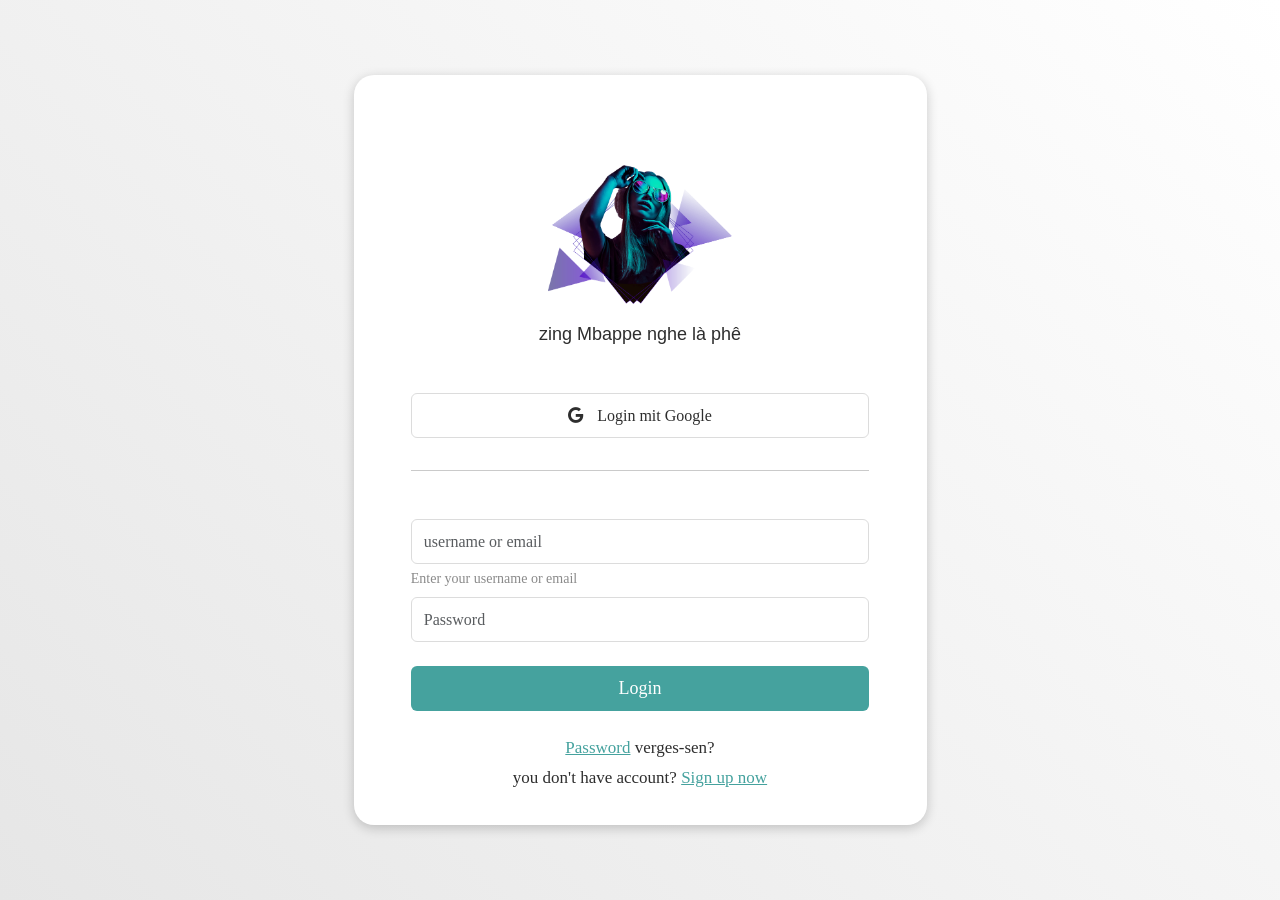
<file: login/login.html>
<!DOCTYPE html>
<html lang="en">
<head>
  <meta charset="UTF-8">
  <meta http-equiv="X-UA-Compatible" content="IE=edge">
  <meta name="viewport" content="width=device-width, initial-scale=1.0">
  <title>Login</title>

  <!-- Bootstrap 5 CDN-Import: -->
  <link href="https://cdn.jsdelivr.net/npm/bootstrap@5.1.3/dist/css/bootstrap.min.css" rel="stylesheet"
        integrity="sha384-1BmE4kWBq78iYhFldvKuhfTAU6auU8tT94WrHftjDbrCEXSU1oBoqyl2QvZ6jIW3" crossorigin="anonymous">

  <!-- Font Awesome -->
  <link rel="stylesheet" href="https://cdnjs.cloudflare.com/ajax/libs/font-awesome/6.0.0-beta2/css/all.min.css"
        integrity="sha512-YWzhKL2whUzgiheMoBFwW8CKV4qpHQAEuvilg9FAn5VJUDwKZZxkJNuGM4XkWuk94WCrrwslk8yWNGmY1EduTA=="
        crossorigin="anonymous" referrerpolicy="no-referrer" />

  <!-- Light-Theming: -->
  <link id="mainStyle" rel="stylesheet" href="../css/style.css">

  <!-- Dark-Theming: -->
  <!-- Uncomment the line below to use dark theming. Don't forget to comment the line above.-->
  <!-- <link rel="stylesheet" href="assets/css/style_dark.css"> -->
  <!-- this also works automatically by clicking the theme_button. -->
  <script src="https://ajax.googleapis.com/ajax/libs/jquery/3.6.4/jquery.min.js"></script>

</head>
<body>

<div class="page-content d-flex align-items-center">

  <div class="container d-flex justify-content-center">

    <div class="col-12 col-sm-10 col-md-8 col-lg-7 col-xl-6 col-xxl-5">

      <div class="auth-card">

        <div class="logo-area">

          <!-- Light-Theming Logo: -->
          <img id="header_logo" class="logo" src="../img/about/about.png"/>
        </div>

        <h5 class="auth-title">zing Mbappe nghe là phê</h5>

        <button class="btn service-btn mt-5 mb-3">
          <i class="fab fa-google service-icon"></i>
          Login mit Google
        </button>
        <hr class="separator">

        <!-- Login-Form-->
        <form>

          <div class="mb-2 mt-5">
            <input type="text" class="form-control auth-input" id="username" placeholder="username or email" aria-describedby="emailHelp" required>
            <div id="emailHelp" class="form-text input-info-text">Enter your username or email</div>
          </div>

          <div class="mb-3">
            <input type="password" class="form-control auth-input" id="password" placeholder="Password" required>
          </div>
          <button onclick="login()" class="btn auth-btn mt-2 mb-4">Login</button>
        </form>
        <p class="text mb-1"><a href="" class="text-link">Password</a> verges-sen?</p>
        <p class="text mb-4">you don't have account? <a href="../login/signup.html" class="text-link">Sign up now</a></p>
      </div>
    </div>
  </div>
</div>

<!-- Bootstrap 5 JS-Bundle CDN import: -->
<script src="https://cdn.jsdelivr.net/npm/bootstrap@5.1.3/dist/js/bootstrap.bundle.min.js"
        integrity="sha384-ka7Sk0Gln4gmtz2MlQnikT1wXgYsOg+OMhuP+IlRH9sENBO0LRn5q+8nbTov4+1p" crossorigin="anonymous"></script>
<script src="login.js"></script>
</body>
</html>
</file>
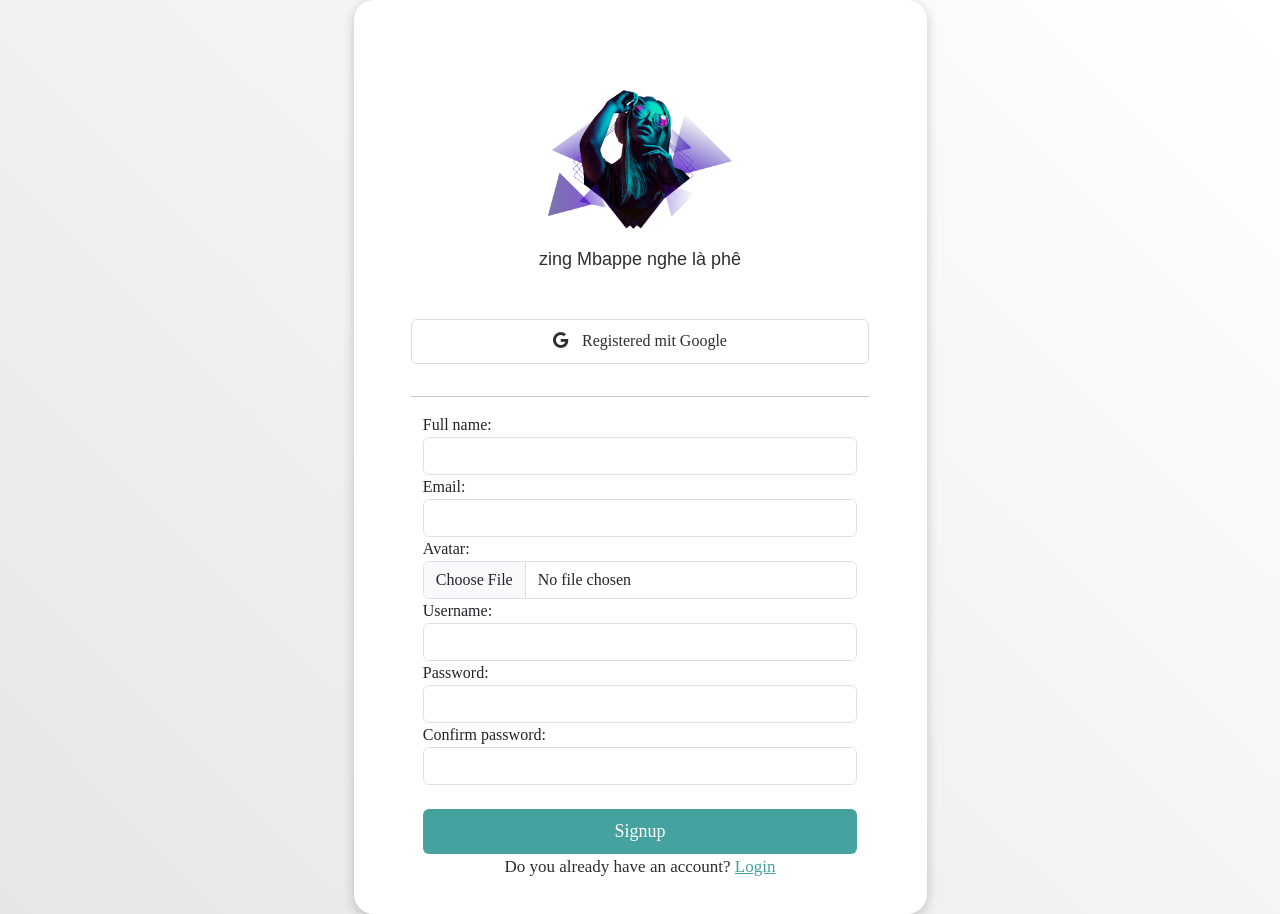
<file: login/signup.html>
<!DOCTYPE html>
<html lang="en">
<head>
  <meta charset="UTF-8">
  <meta http-equiv="X-UA-Compatible" content="IE=edge">
  <meta name="viewport" content="width=device-width, initial-scale=1.0">
  <title>SignUp</title>
  <!-- Bootstrap 5 CDN-Import: -->
  <link href="https://cdn.jsdelivr.net/npm/bootstrap@5.1.3/dist/css/bootstrap.min.css" rel="stylesheet"
        integrity="sha384-1BmE4kWBq78iYhFldvKuhfTAU6auU8tT94WrHftjDbrCEXSU1oBoqyl2QvZ6jIW3" crossorigin="anonymous">

  <!-- Font Awesome -->
  <link rel="stylesheet" href="https://cdnjs.cloudflare.com/ajax/libs/font-awesome/6.0.0-beta2/css/all.min.css"
        integrity="sha512-YWzhKL2whUzgiheMoBFwW8CKV4qpHQAEuvilg9FAn5VJUDwKZZxkJNuGM4XkWuk94WCrrwslk8yWNGmY1EduTA=="
        crossorigin="anonymous" referrerpolicy="no-referrer"/>

  <!-- Light-Theming: -->
  <link id="mainStyle" rel="stylesheet" href="../css/style.css">
  <title>Sign up form</title>
  <!-- Thư viện jQuery -->
  <script src="https://ajax.googleapis.com/ajax/libs/jquery/3.5.1/jquery.min.js"></script>
  <!-- Script kiểm tra mật khẩu -->
  <script>
    $(document).ready(function(){
      // Kiểm tra mật khẩu nhập lại có trùng với mật khẩu đã nhập không
      $("#password, #confirm_password").on("keyup", function () {
        if ($("#password").val() === $("#confirm_password").val()) {
          $("#message").html("Mật khẩu trùng nhau").css("color", "green");
          $("#submit_btn").prop("disabled", false);
        } else {
          $("#message").html("Mật khẩu không trùng nhau").css("color", "red");
          $("#submit_btn").prop("disabled", true);
        }
      });
    });
  </script>
  <script src="login.js"></script>
</head>
<body>

<div class="page-content d-flex align-items-center">

  <div class="container d-flex justify-content-center">

    <div class="col-12 col-sm-10 col-md-8 col-lg-7 col-xl-6 col-xxl-5">

      <div class="auth-card">

        <div class="logo-area">
          <!-- Light-Theming Logo: -->
          <img id="header_logo" class="logo" src="../img/about/about.png"/>
        </div>
        <!-- Dark-Theming: -->
        <!-- <img class="logo" src="assets/img/logo_dark.png" /> -->

        <h5 class="auth-title">zing Mbappe nghe là phê</h5>

        <button class="btn service-btn mt-5 mb-3">
          <i class="fab fa-google service-icon"></i>
          Registered mit Google
        </button>

        <hr class="separator">

        <!-- Signup-Form -->
        <div class="container">
          <form>
            <div class="form-group">
              <label for="name">Full name:</label>
              <input type="text" class="form-control" id="name" name="name" required>
            </div>
            <div class="form-group">
              <label for="email">Email:</label>
              <input type="email" class="form-control" id="email" name="email" required>
            </div>
            <div class="form-group">
              <label for="avatar">Avatar:</label>
              <input type="file" class="form-control" id="avatar" name="avatar" required>
            </div>
            <div class="form-group">
              <label for="username">Username:</label>
              <input type="text" class="form-control" id="username" name="username" required>
            </div>
            <div class="form-group">
              <label for="password">Password:</label>
              <input type="password" class="form-control" id="password" name="password" required>
            </div>
            <div class="form-group">
              <label for="confirm_password">Confirm password:</label>
              <input type="password" class="form-control" id="confirm_password" name="confirm_password" required>
              <span id='message'></span>
            </div>
            <select hidden="hidden" id="roles" name="roles">
              <!--                            <option value="ROLE_USER">Apple</option>-->
              <option value="ROLE_ADMIN">ADMIN</option>
            </select>
            <br>
            <button type="submit" class="btn auth-btn" onclick="save()" id="submit_btn">Signup</button>
          </form>
        </div>

        <p class="text mb-4">Do you already have an account? <a href="http://localhost:63343/mp3-front-end/login/login.html" class="text-link">
          Login</a></p>

      </div>
    </div>
  </div>
</div>

<!-- Bootstrap 5 JS-Bundle CDN import: -->
<script src="https://cdn.jsdelivr.net/npm/bootstrap@5.1.3/dist/js/bootstrap.bundle.min.js"
        integrity="sha384-ka7Sk0Gln4gmtz2MlQnikT1wXgYsOg+OMhuP+IlRH9sENBO0LRn5q+8nbTov4+1p"
        crossorigin="anonymous"></script>
<script src="https://ajax.googleapis.com/ajax/libs/jquery/3.6.4/jquery.min.js"></script>
</body>
</html>
</file>
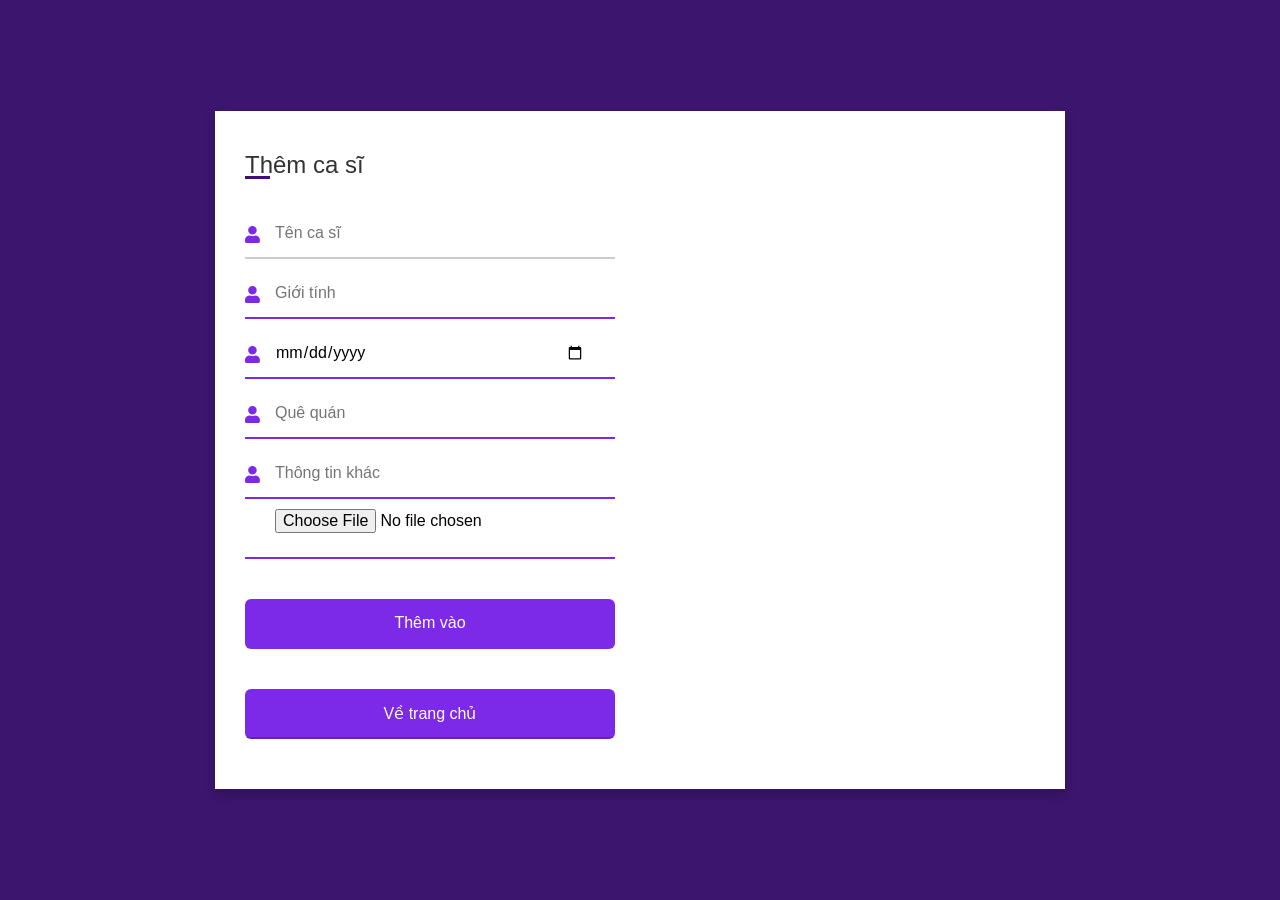
<file: musics/singer/createSinger.html>
<!DOCTYPE html>
<html lang="vi" dir="ltr">
<head>
    <meta charset="UTF-8">
    <link rel="stylesheet" href="https://cdnjs.cloudflare.com/ajax/libs/font-awesome/5.15.3/css/all.min.css">
    <meta name="viewport" content="width=device-width, initial-scale=1.0">
    <style>
        /* Google Font Link */
        @import url('https://fonts.googleapis.com/css2?family=Poppins:wght@200;300;400;500;600;700&display=swap');
        *{
            margin: 0;
            padding: 0;
            box-sizing: border-box;
            font-family: Roboto , sans-serif;
        }
        body{
            min-height: 100vh;
            display: flex;
            align-items: center;
            justify-content: center;
            background: #3c156e;
            padding: 30px;
        }
        .container{
            position: relative;
            max-width: 850px;
            width: 100%;
            background: #fff;
            padding: 40px 30px;
            box-shadow: 0 5px 10px rgba(0,0,0,0.2);
            perspective: 2700px;
        }
        .container .cover{
            position: absolute;
            top: 0;
            left: 50%;
            height: 100%;
            width: 50%;
            z-index: 98;
            transition: all 1s ease;
            transform-origin: left;
            transform-style: preserve-3d;
        }
        .container #flip:checked ~ .cover{
            transform: rotateY(-180deg);
        }
        .container .cover .front,
        .container .cover .back{
            position: absolute;
            top: 0;
            left: 0;
            height: 100%;
            width: 100%;
        }
        .cover .back{
            transform: rotateY(180deg);
            backface-visibility: hidden;
        }
        .container .cover::before,
        .container .cover::after{
            content: '';
            position: absolute;
            height: 100%;
            width: 100%;
            background: #7d2ae8;
            opacity: 0.5;
            z-index: 12;
        }
        .container .cover::after{
            opacity: 0.3;
            transform: rotateY(180deg);
            backface-visibility: hidden;
        }
        .container .cover img{
            position: absolute;
            height: 100%;
            width: 100%;
            object-fit: cover;
            z-index: 10;
        }
        .container .cover .text{
            position: absolute;
            z-index: 130;
            height: 100%;
            width: 100%;
            display: flex;
            flex-direction: column;
            align-items: center;
            justify-content: center;
        }
        .cover .text .text-1,
        .cover .text .text-2{
            font-size: 26px;
            font-weight: 600;
            color: #fff;
            text-align: center;
        }
        .cover .text .text-2{
            font-size: 15px;
            font-weight: 500;
        }
        .container .forms{
            height: 100%;
            width: 100%;
            background: #fff;
        }
        .container .form-content{
            display: flex;
            align-items: center;
            justify-content: space-between;
        }
        .form-content .login-form,
        .form-content .signup-form{
            width: calc(100% / 2 - 25px);
        }
        .forms .form-content .title{
            position: relative;
            font-size: 24px;
            font-weight: 500;
            color: #333;
        }
        .forms .form-content .title:before{
            content: '';
            position: absolute;
            left: 0;
            bottom: 0;
            height: 3px;
            width: 25px;
            background: #3e1079;
        }
        .forms .signup-form  .title:before{
            width: 20px;
        }
        .forms .form-content .input-boxes{
            margin-top: 30px;
        }
        .forms .form-content .input-box{
            display: flex;
            align-items: center;
            height: 50px;
            width: 100%;
            margin: 10px 0;
            position: relative;
        }
        .form-content .input-box input{
            height: 100%;
            width: 100%;
            outline: none;
            border: none;
            padding: 0 30px;
            font-size: 16px;
            font-weight: 500;
            border-bottom: 2px solid rgba(0,0,0,0.2);
            transition: all 0.3s ease;
        }
        .form-content .input-box input:focus,
        .form-content .input-box input:valid{
            border-color: #7d2ae8;
        }
        .form-content .input-box i{
            position: absolute;
            color: #7d2ae8;
            font-size: 17px;
        }
        .forms .form-content .text{
            font-size: 14px;
            font-weight: 500;
            color: #333;
        }
        .forms .form-content .text a{
            text-decoration: none;
        }
        .forms .form-content .text a:hover{
            text-decoration: underline;
        }
        .forms .form-content .button{
            color: #fff;
            margin-top: 40px;
        }
        .forms .form-content .button input{
            color: #fff;
            background: #7d2ae8;
            border-radius: 6px;
            padding: 0;
            cursor: pointer;
            transition: all 0.4s ease;
        }
        .forms .form-content .button input:hover{
            background: #5b13b9;
        }
        .forms .form-content label{
            color: #5b13b9;
            cursor: pointer;
        }
        .forms .form-content label:hover{
            text-decoration: underline;
        }
        .forms .form-content .login-text,
        .forms .form-content .sign-up-text{
            text-align: center;
            margin-top: 25px;
        }
        .container #flip{
            display: none;
        }
        @media (max-width: 730px) {
            .container .cover{
                display: none;
            }
            .form-content .login-form,
            .form-content .signup-form{
                width: 100%;
            }
            .form-content .signup-form{
                display: none;
            }
            .container #flip:checked ~ .forms .signup-form{
                display: block;
            }
            .container #flip:checked ~ .forms .login-form{
                display: none;
            }
        }

    </style>
    <script src="singer.js"></script>
</head>
<body>
<div class="container">
    <input type="checkbox" id="flip">
    <div class="forms">
        <div class="form-content">
            <div class="login-form">
                <div class="title">Thêm ca sĩ</div>
                <form action="#">
                    <div class="input-boxes">
                        <div class="input-box">
                            <i class="fas fa-user"></i>
                            <input type="text" placeholder="Tên ca sĩ" id="singerName" required>
                        </div>
                        <div class="input-box">
                            <i class="fas fa-user"></i>
                            <input type="text" placeholder="Giới tính" id="gender">
                        </div>
                        <div class="input-box">
                            <i class="fas fa-user"></i>
                            <input type="date" placeholder="Ngày sinh" id="birthday">
                        </div>
                        <div class="input-box">
                            <i class="fas fa-user"></i>
                            <input type="text" placeholder="Quê quán" id="story">
                        </div>
                        <div class="input-box">
                            <i class="fas fa-user"></i>
                            <input type="text" placeholder="Thông tin khác" id="otherInformation">
                        </div>
                        <div class="input-box">
                            <input type="file" placeholder="Ảnh" id="image">
                        </div>
                        <div class="button input-box">
                            <input type="submit" onclick="createSinger()" value="Thêm vào">
                        </div>
                        <div class="button input-box">
                            <input type="button" value="Về trang chủ" onclick="goBack()">
                        </div>
                    </div>
                </form>
            </div>
            <div>
                <div id="singerInformation" style="text-align: center"></div>
            </div>
        </div>
    </div>
</div>

<script>
    function goBack() {
        window.location.href ="../../index.html"
    }
</script>
<script src="https://ajax.googleapis.com/ajax/libs/jquery/3.6.4/jquery.min.js"></script>
</body>
</html>
</file>
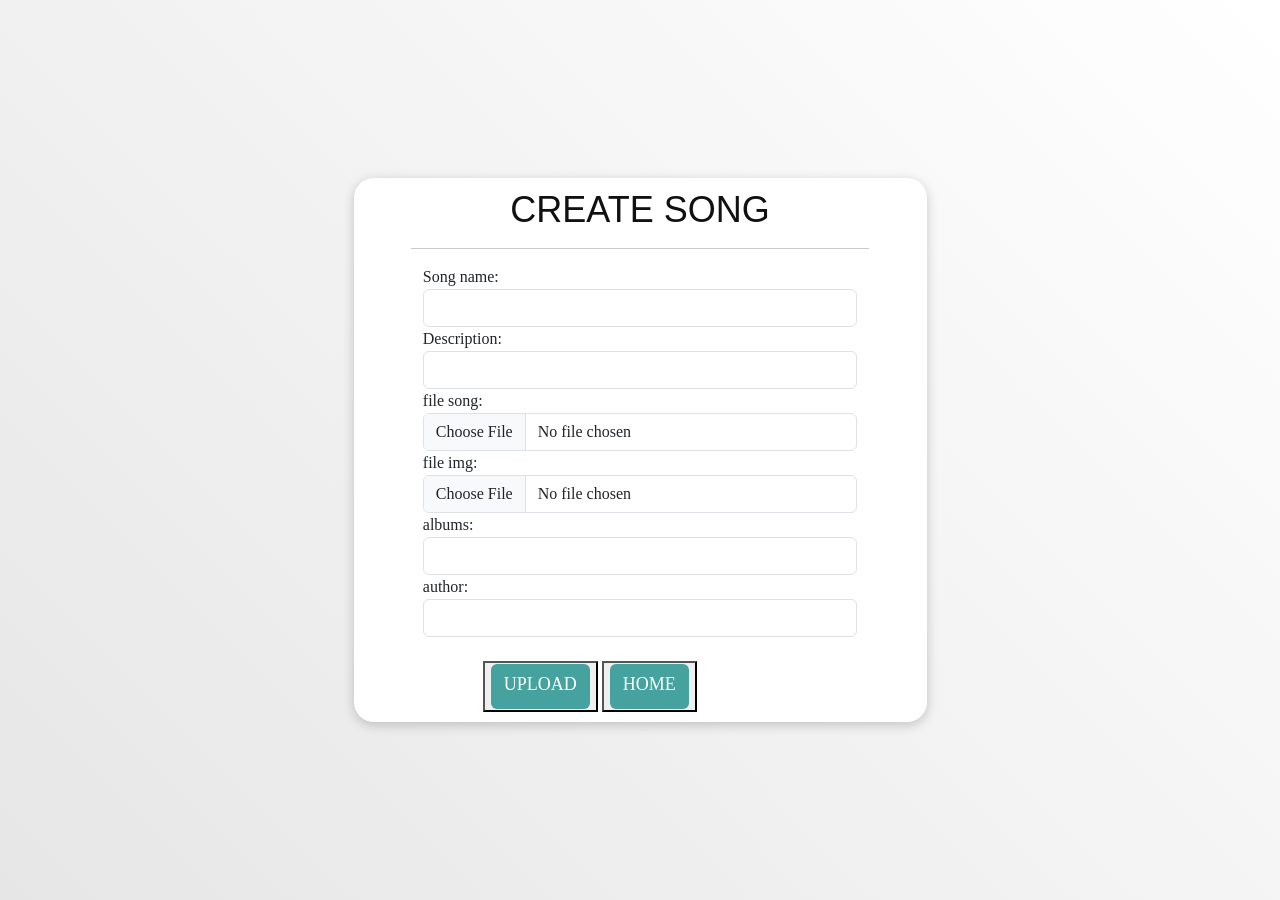
<file: musics/song/createSong.html>
<!DOCTYPE html>
<html lang="en">
<head>
    <meta charset="UTF-8">
    <meta http-equiv="X-UA-Compatible" content="IE=edge">
    <meta name="viewport" content="width=device-width, initial-scale=1.0">
    <title>Create song</title>
    <!-- Bootstrap 5 CDN-Import: -->
    <link href="https://cdn.jsdelivr.net/npm/bootstrap@5.1.3/dist/css/bootstrap.min.css" rel="stylesheet"
          integrity="sha384-1BmE4kWBq78iYhFldvKuhfTAU6auU8tT94WrHftjDbrCEXSU1oBoqyl2QvZ6jIW3" crossorigin="anonymous">

    <link rel="stylesheet" href="https://cdnjs.cloudflare.com/ajax/libs/font-awesome/6.0.0-beta2/css/all.min.css"
          integrity="sha512-YWzhKL2whUzgiheMoBFwW8CKV4qpHQAEuvilg9FAn5VJUDwKZZxkJNuGM4XkWuk94WCrrwslk8yWNGmY1EduTA=="
          crossorigin="anonymous" referrerpolicy="no-referrer"/>

    <link id="mainStyle" rel="stylesheet" href="../../css/style.css">
    <title>Sign up form</title>
    <script src="https://ajax.googleapis.com/ajax/libs/jquery/3.6.4/jquery.min.js"></script>
    <script src="createSong.js"></script>
</head>
<body>
<div class="page-content d-flex align-items-center">
    <div class="container d-flex justify-content-center">
        <div class="col-12 col-sm-10 col-md-8 col-lg-7 col-xl-6 col-xxl-5">
            <div class="auth-card">
                <h2 style="text-align: center">CREATE SONG</h2>

                <hr class="separator">
                <!-- Signup-Form -->
                <div class="container">
                    <form>
                        <div class="form-group">
                            <label for="musicName">Song name:</label>
                            <input type="text" class="form-control" id="musicName" required>
                        </div>
                        <div class="form-group">
                            <label for="description">Description:</label>
                            <input type="text" class="form-control" id="description" required>
                        </div>
                        <div class="form-group">
                            <label for="fileName">file song:</label>
                            <input type="file" class="form-control" id="fileName" required>
                        </div>
                        <div class="form-group">
                            <label for="imageName">file img:</label>
                            <input type="file" class="form-control" id="imageName" required>
                        </div>

                            <div id = "listSingerId"></div>

                        <div class="form-group">
                            <label for="albums">albums:</label>
                            <input type="text" class="form-control" id="albums" required>
                        </div>
                        <div class="form-group">
                            <label for="authors">author:</label>
                            <input type="text" class="form-control" id="authors" required>
                        </div>
                        <br>
                        <div style="margin-left:60px">
                            <button ><a class="btn auth-btn" onclick="uploadMusic()">UPLOAD</a></button>
                            <button ><a class="btn auth-btn" href="../../index.html">HOME</a></button>
                        </div>
                    </form>
                </div>
            </div>
        </div>
    </div>
</div>

<!-- Bootstrap 5 JS-Bundle CDN import: -->
<script src="https://cdn.jsdelivr.net/npm/bootstrap@5.1.3/dist/js/bootstrap.bundle.min.js"
        integrity="sha384-ka7Sk0Gln4gmtz2MlQnikT1wXgYsOg+OMhuP+IlRH9sENBO0LRn5q+8nbTov4+1p"
        crossorigin="anonymous"></script>
<script src="https://ajax.googleapis.com/ajax/libs/jquery/3.6.4/jquery.min.js"></script>
</body>
</html>
</file>
<file: css/barfiller.css>
.barfiller {
    width:100%;
    height:12px;
    background:#fcfcfc;
    border:1px solid #ccc;
    position:relative;
    margin-bottom:20px;
    box-shadow: inset 1px 4px 9px -6px rgba(0,0,0,.5); 
    -moz-box-shadow: inset 1px 4px 9px -6px rgba(0,0,0,.5); 
}

.barfiller .fill {
    display:block;
    position:relative;
    width:0px;
    height:100%;
    background:#333;
    z-index:1;
}

.barfiller .tipWrap {
    display:none;
}

.barfiller .tip {
    margin-top:-30px;
    padding:2px 4px;
    font-size:11px;
    color:#fff;
    left:0px;
    position:absolute;
    z-index:2;
    background: #333;
} 

.barfiller .tip:after {
    border:solid;
    border-color:rgba(0,0,0,.8) transparent;
    border-width:6px 6px 0 6px;
    content:"";
    display:block;
    position:absolute;
    left:9px;
    top:100%;
    z-index:9
}
</file>
<file: css/nowfont.css>
/* #### Generated By: http://www.cufonfonts.com #### */

@font-face {
font-family: 'Now Regular';
font-style: normal;
font-weight: normal;
src: local('Now Regular'), url('../fonts/Now-Regular.woff') format('woff');
}


@font-face {
font-family: 'Now Thin';
font-style: normal;
font-weight: normal;
src: local('Now Thin'), url('../fonts/Now-Thin.woff') format('woff');
}


@font-face {
font-family: 'Now Light';
font-style: normal;
font-weight: normal;
src: local('Now Light'), url('../fonts/Now-Light.woff') format('woff');
}


@font-face {
font-family: 'Now Medium';
font-style: normal;
font-weight: normal;
src: local('Now Medium'), url('../fonts/Now-Medium.woff') format('woff');
}


@font-face {
font-family: 'Now Bold';
font-style: normal;
font-weight: normal;
src: local('Now Bold'), url('../fonts/Now-Bold.woff') format('woff');
}


@font-face {
font-family: 'Now Black';
font-style: normal;
font-weight: normal;
src: local('Now Black'), url('../fonts/Now-Black.woff') format('woff');
}
</file>
<file: css/rockville.css>
@font-face {
font-family: 'Rockville Solid Regular';
font-style: normal;
font-weight: normal;
src: local('Rockville Solid Regular'), url('../fonts/Rockville Solid.woff') format('woff');
}
</file>
<file: css/style.css>
/******************************************************************
  Template Name: DJoz
  Description:  DJoz Music HTML Template
  Author: Colorlib
  Author URI: https://colorlib.com
  Version: 1.0
  Created: Colorlib
******************************************************************/

/*------------------------------------------------------------------
[Table of contents]

1.  Template default CSS
	1.1	Variables
	1.2	Mixins
	1.3	Flexbox
	1.4	Reset
2.  Helper Css
3.  Header Section
4.  Hero Section
5.  Services Section
6.  Track Section
7.  Countdown Section
8.  Team Section
9.  Contact
10.  Footer Style
-------------------------------------------------------------------*/

/*----------------------------------------*/

/* Template default CSS
/*----------------------------------------*/

html,
body {
	height: 100%;
	font-family: "Now Regular";
	-webkit-font-smoothing: antialiased;
}

h1,
h2,
h3,
h4,
h5,
h6 {
	margin: 0;
	color: #111111;
	font-weight: 400;
	font-family: "Rajdhani", sans-serif;
}

h1 {
	font-size: 70px;
}

h2 {
	font-size: 36px;
}

h3 {
	font-size: 30px;
}

h4 {
	font-size: 24px;
}

h5 {
	font-size: 18px;
}

h6 {
	font-size: 16px;
}

p {
	font-size: 17px;
	font-family: "Now Regular";
	color: white;
	font-weight: 400;
	line-height: 26px;
	margin: 0 0 15px 0;
}

img {
	max-width: 100%;
}

input:focus,
select:focus,
button:focus,
textarea:focus {
	outline: none;
}

a:hover,
a:focus {
	text-decoration: none;
	outline: none;
	color: #ffffff;
}

ul,
ol {
	padding: 0;
	margin: 0;
}

/*---------------------
  Helper CSS
-----------------------*/

.section-title {
	margin-bottom: 40px;
	position: relative;
	z-index: 1;
}

.section-title.center-title {
	text-align: center;
}

.section-title h2 {
	font-size: 42px;
	color: #111111;
	font-weight: 700;
	text-transform: uppercase;
}

.section-title h1 {
	font-size: 100px;
	color: #f2f2f2;
	font-family: "Rockville Solid Regular";
	position: absolute;
	left: 0;
	top: -45px;
	width: 100%;
	z-index: -1;
}

.set-bg {
	background-repeat: no-repeat;
	background-size: cover;
	background-position: top center;
}

.spad {
	padding-top: 100px;
	padding-bottom: 100px;
}

.text-white h1,
.text-white h2,
.text-white h3,
.text-white h4,
.text-white h5,
.text-white h6,
.text-white p,
.text-white span,
.text-white li,
.text-white a {
	color: #fff;
}

/* buttons */

.primary-btn {
	display: inline-block;
	font-size: 15px;
	text-transform: uppercase;
	padding: 14px 25px 12px;
	color: #ffffff;
	background: #5c00ce;
	letter-spacing: 2px;
}

.primary-btn.border-btn {
	background: transparent;
	border: 2px solid #5c00ce;
	color: #111111;
}

.site-btn {
	font-size: 15px;
	color: #ffffff;
	background: #5c00ce;
	font-weight: 700;
	letter-spacing: 2px;
	border: none;
	text-transform: uppercase;
	display: inline-block;
	padding: 14px 30px;
	width: 100%;
}

/* Preloder */

#preloder {
	position: fixed;
	width: 100%;
	height: 100%;
	top: 0;
	left: 0;
	z-index: 999999;
	background: #000;
}

.loader {
	width: 40px;
	height: 40px;
	position: absolute;
	top: 50%;
	left: 50%;
	margin-top: -13px;
	margin-left: -13px;
	border-radius: 60px;
	animation: loader 0.8s linear infinite;
	-webkit-animation: loader 0.8s linear infinite;
}

@keyframes loader {
	0% {
		-webkit-transform: rotate(0deg);
		transform: rotate(0deg);
		border: 4px solid #f44336;
		border-left-color: transparent;
	}
	50% {
		-webkit-transform: rotate(180deg);
		transform: rotate(180deg);
		border: 4px solid #673ab7;
		border-left-color: transparent;
	}
	100% {
		-webkit-transform: rotate(360deg);
		transform: rotate(360deg);
		border: 4px solid #f44336;
		border-left-color: transparent;
	}
}

@-webkit-keyframes loader {
	0% {
		-webkit-transform: rotate(0deg);
		border: 4px solid #f44336;
		border-left-color: transparent;
	}
	50% {
		-webkit-transform: rotate(180deg);
		border: 4px solid #673ab7;
		border-left-color: transparent;
	}
	100% {
		-webkit-transform: rotate(360deg);
		border: 4px solid #f44336;
		border-left-color: transparent;
	}
}

/*---------------------
  Header
-----------------------*/

.header {
	background: rgba(42, 1, 74, 0.5);
	position: absolute;
	left: 0;
	top: 0;
	width: 100%;
	z-index: 9;
}

.header.header--normal {
	position: relative;
	background: #290849;
}

.header__logo {
	padding: 20px 0 25px;
}

.header__logo a {
	display: inline-block;
}

.header__nav {
	text-align: right;
}

.header__menu {
	padding: 31px 0 27px;
	display: inline-block;
	margin-right: 45px;
}

.header__menu ul li {
	list-style: none;
	display: inline-block;
	margin-right: 45px;
	position: relative;
}

.header__menu ul li.active a:after {
	opacity: 1;
}

.header__menu ul li:hover a:after {
	opacity: 1;
}

.header__menu ul li:hover .dropdown {
	top: 34px;
	opacity: 1;
	visibility: visible;
}

.header__menu ul li:last-child {
	margin-right: 0;
}

.header__menu ul li .dropdown {
	position: absolute;
	left: 0;
	top: 56px;
	width: 150px;
	background: #111111;
	text-align: left;
	padding: 2px 0;
	z-index: 9;
	opacity: 0;
	visibility: hidden;
	-webkit-transition: all, 0.3s;
	-o-transition: all, 0.3s;
	transition: all, 0.3s;
}

.header__menu ul li .dropdown li {
	display: block;
	margin-right: 0;
}

.header__menu ul li .dropdown li a {
	font-size: 14px;
	color: #ffffff;
	font-weight: 400;
	padding: 8px 20px;
	text-transform: capitalize;
}

.header__menu ul li .dropdown li a:after {
	display: none;
}

.header__menu ul li a {
	font-size: 15px;
	text-transform: uppercase;
	color: #ffffff;
	display: block;
	padding: 6px 0;
	position: relative;
}

.header__menu ul li a:after {
	position: absolute;
	left: 0;
	bottom: 0;
	width: 100%;
	height: 2px;
	background: #ffffff;
	content: "";
	-webkit-transition: all, 0.5s;
	-o-transition: all, 0.5s;
	transition: all, 0.5s;
	opacity: 0;
}

.header__right__social {
	display: inline-block;
}

.header__right__social a {
	display: inline-block;
	font-size: 16px;
	color: #ffffff;
	margin-right: 16px;
}

.header__right__social a:last-child {
	margin-right: 0;
}

.slicknav_menu {
	display: none;
}

/*---------------------
  Hero
-----------------------*/

.hero {
	padding-top: 400px;
	padding-bottom: 295px;
	position: relative;
}

.hero__text {
	text-align: center;
}

.hero__text span {
	color: #ffffff;
	text-transform: uppercase;
	letter-spacing: 6px;
}

.hero__text h1 {
	font-size: 110px;
	font-family: "Rockville Solid Regular";
	color: #ffffff;
	margin-bottom: 20px;
	margin-top: 22px;
}

.hero__text p {
	color: #ffffff;
	margin-bottom: 20px;
}

.hero__text .play-btn {
	font-size: 26px;
	color: #5c00ce;
	height: 90px;
	width: 90px;
	border-radius: 50%;
	background: rgba(255, 255, 255, 0.3);
	display: inline-block;
	line-height: 90px;
	text-align: center;
	position: relative;
	z-index: 1;
}

.hero__text .play-btn i {
	position: relative;
	top: 2px;
	left: 2px;
}

.hero__text .play-btn:after {
	position: absolute;
	left: 15px;
	top: 15px;
	height: 60px;
	width: 60px;
	background: #ffffff;
	border-radius: 50%;
	content: "";
	z-index: -1;
}

.linear__icon {
	position: absolute;
	left: 50%;
	bottom: 0;
	margin-left: -16px;
	-webkit-animation: mymove 0.5s infinite alternate;
	animation: mymove 0.5s infinite alternate;
}

.linear__icon i {
	font-size: 50px;
	color: #5c00ce;
}

@-webkit-keyframes mymove {
	0% {
		bottom: 0;
	}
	100% {
		bottom: -10px;
	}
}

@keyframes mymove {
	0% {
		bottom: 0;
	}
	100% {
		bottom: -10px;
	}
}

/*---------------------
  Events
-----------------------*/

.event {
	padding-bottom: 60px;
}

.event .section-title {
	margin-bottom: 10px;
	position: relative;
}

.event .section-title:after {
	position: absolute;
	right: 46px;
	top: 25px;
	height: 2px;
	width: 775px;
	background: rgba(225, 225, 225, 0.3);
	content: "";
	z-index: -1;
}

.event__slider .col-lg-4 {
	max-width: 100%;
}

.event__slider.owl-carousel .owl-stage-outer {
	padding-top: 30px;
	padding-bottom: 40px;
}

.event__slider.owl-carousel .owl-nav {
	position: absolute;
	right: 15px;
	top: -50px;
}

.event__slider.owl-carousel .owl-nav button {
	font-size: 22px;
	color: #111111;
	opacity: 0.5;
	margin-right: 10px;
}

.event__slider.owl-carousel .owl-nav button:last-child {
	margin-right: 0;
}

.event__item {
	-webkit-box-shadow: 0px 3px 15px rgba(22, 41, 124, 0.1);
	box-shadow: 0px 3px 15px rgba(22, 41, 124, 0.1);
}

.event__item__pic {
	height: 360px;
	position: relative;
}

.event__item__pic .tag-date {
	position: absolute;
	left: 0;
	bottom: -21px;
	width: 100%;
	text-align: center;
}

.event__item__pic .tag-date span {
	font-size: 15px;
	color: #ffffff;
	display: inline-block;
	background: #5c00ce;
	padding: 12px 8px 9px 20px;
}

.event__item__text {
	text-align: center;
	padding: 45px 10px 25px;
}

.event__item__text h4 {
	font-size: 26px;
	font-weight: 700;
	color: #111111;
	margin-bottom: 10px;
}

.event__item__text p {
	color: #888888;
	margin-bottom: 0;
}

.event__item__text p i {
	color: #5c00ce;
	margin-right: 8px;
	font-size: 17px;
}

/*---------------------
  Track
-----------------------*/

.track {
	padding-top: 120px;
	padding-bottom: 40px;
	overflow: hidden;
}

.track .section-title {
	margin-bottom: 105px;
}

.track__content {
	height: 502px;
	overflow-y: auto;
}

.track__all {
	text-align: right;
	margin-bottom: 100px;
}

.jp-play {
	position: relative;
	height: 50px;
	width: 50px;
	background: transparent;
	border: 2px solid #e1e1e1;
	border-radius: 50%;
}

.jp-play:after {
	position: absolute;
	display: block;
	left: 17px;
	top: 12px;
	width: 16px;
	height: 20px;
	background: url(../img/play-default.png);
	content: "";
}

.jp-state-playing .jp-play {
	background: #5c00ce !important;
	border-color: #5c00ce !important;
}

.jp-state-playing .jp-play:after {
	background: url(../img/pause.png) !important;
	left: 15px;
	top: 12px;
}

.jp-audio .jp-play:focus {
	background: #5c00ce !important;
	border-color: #5c00ce !important;
}

.jp-audio .jp-play:focus:after {
	background: url(../img/play.png);
}

.jp-seek-bar>div {
	height: 5px;
	background: #e1e1e1;
	cursor: pointer;
	width: 245px;
}

.player_bars {
	width: 350px;
	display: table;
	padding-left: 50px;
	position: relative;
	padding-top: 25px;
	float: left;
	margin-right: 30px;
}

.jp-play-bar {
	position: relative;
	height: 100%;
	background: #5c00ce;
	overflow: visible !important;
}

.jp-current-time {
	font-size: 15px;
	color: #111111;
	position: absolute;
	left: -50px;
	top: -9px;
}

.jp-duration {
	font-size: 15px;
	color: #111111;
	position: absolute;
	right: 0;
	top: 16px;
}

.player_controls_box {
	width: 50px;
	float: left;
	margin-right: 20px;
}

.jp-mute {
	font-size: 18px;
	border: none;
	background: none;
	color: #111111;
	position: absolute;
	left: 0;
	top: 13px;
}

.jp-volume-bar {
	height: 5px;
	width: 70px;
	background: #e1e1e1;
	cursor: pointer;
}

.jp-volume-bar-value {
	background: #5c00ce;
	height: 100%;
}

.jp-volume-controls {
	position: relative;
	width: 95px;
	float: left;
	padding-left: 30px;
	padding-top: 25px;
}

.single_player_container {
	overflow: hidden;
	margin-bottom: 40px;
}

.single_player_container:last-child {
	margin-bottom: 0;
}

.single_player_container h4 {
	font-size: 26px;
	color: #111111;
	font-weight: 700;
	margin-bottom: 20px;
	text-transform: uppercase;
}

.track__pic {
	position: relative;
	z-index: 1;
}

.track__pic:after {
	position: absolute;
	left: 0;
	top: 0;
	width: 100%;
	height: 100%;
	background: #f5f5f5;
	content: "";
	z-index: -1;
}

.track__pic img {
	position: relative;
	top: -50px;
	width: calc(100% - 40px);
	margin-left: 40px;
	height: 502px;
}

/*---------------------
  Youtube
-----------------------*/

.youtube {
	padding-bottom: 50px;
}

.youtube .section-title {
	text-align: center;
}

.youtube .section-title h1 {
	font-size: 90px;
}

.youtube__item {
	-webkit-transition: all, 0.3s;
	-o-transition: all, 0.3s;
	transition: all, 0.3s;
	margin-bottom: 30px;
}

.youtube__item:hover {
	-webkit-box-shadow: 0px 3px 30px rgba(22, 41, 124, 0.1);
	box-shadow: 0px 3px 30px rgba(22, 41, 124, 0.1);
}

.youtube__item__pic {
	height: 240px;
	display: -webkit-box;
	display: -ms-flexbox;
	display: flex;
	-webkit-box-align: center;
	-ms-flex-align: center;
	align-items: center;
	-webkit-box-pack: center;
	-ms-flex-pack: center;
	justify-content: center;
}

.youtube__item__pic .play-btn {
	font-size: 16px;
	color: #5c00ce;
	height: 60px;
	width: 60px;
	border-radius: 50%;
	background: rgba(255, 255, 255, 0.3);
	display: inline-block;
	line-height: 60px;
	text-align: center;
	position: relative;
	z-index: 1;
}

.youtube__item__pic .play-btn i {
	position: relative;
	top: 2px;
	left: 2px;
}

.youtube__item__pic .play-btn:after {
	position: absolute;
	left: 10px;
	top: 10px;
	height: 40px;
	width: 40px;
	background: #ffffff;
	border-radius: 50%;
	content: "";
	z-index: -1;
}

.youtube__item__text {
	padding: 25px 30px 20px 20px;
	background: #ffffff;
}

.youtube__item__text h4 {
	font-size: 26px;
	color: #111111;
	line-height: 34px;
	font-weight: 700;
}

/*---------------------
  Countdown
-----------------------*/

.countdown {
	padding-bottom: 560px;
}

.countdown.countdown--page {
	padding-top: 150px;
	padding-bottom: 150px;
}

.countdown__text {
	text-align: center;
	margin-bottom: 36px;
}

.countdown__text h1 {
	font-size: 90px;
	color: #ffffff;
	font-family: "Rockville Solid Regular";
	color: #ffffff;
	margin-bottom: 25px;
}

.countdown__text h4 {
	font-size: 26px;
	font-family: "Now Regular";
	color: #ffffff;
	text-transform: uppercase;
	letter-spacing: 4px;
}

.countdown__timer {
	text-align: center;
	margin-bottom: 30px;
}

.countdown__item {
	display: inline-block;
	margin-right: 80px;
	margin-bottom: 30px;
}

.countdown__item:last-child {
	margin-right: 0;
}

.countdown__item span {
	font-size: 90px;
	font-family: "Rajdhani", sans-serif;
	font-weight: 700;
	color: #ffffff;
	display: block;
	line-height: 100px;
}

.countdown__item p {
	color: #ffffff;
	letter-spacing: 4px;
	text-transform: uppercase;
	margin-bottom: 0;
}

.buy__tickets {
	text-align: center;
}

/*---------------------
  Discography
-----------------------*/

.discography {
	padding-bottom: 40px;
	padding-top: 120px;
	overflow: hidden;
}

.discography .section-title {
	margin-bottom: 90px;
}

.discography__item {
	margin-bottom: 45px;
	-webkit-box-shadow: 0px 5px 10px rgba(22, 41, 124, 0.1);
	box-shadow: 0px 5px 10px rgba(22, 41, 124, 0.1);
}

.discography__item__pic img {
	min-width: 100%;
}

.discography__item__text {
	padding: 25px 30px 35px;
	text-align: center;
}

.discography__item__text span {
	font-size: 18px;
	color: #5c00ce;
	font-weight: 700;
}

.discography__item__text h4 {
	font-size: 22px;
	text-transform: uppercase;
	color: #111111;
	margin-top: 10px;
	margin-bottom: 25px;
}

.discography__item__text a {
	display: inline-block;
	margin-right: 10px;
}

.discography__item__text a:last-child {
	margin-right: 0;
}

.pagination__links {
	text-align: center;
	padding-top: 10px;
}

.pagination__links.blog__pagination {
	text-align: left;
}

.pagination__links a {
	display: inline-block;
	font-size: 15px;
	color: #111111;
	text-transform: uppercase;
	letter-spacing: 2px;
	background: #f2f2f2;
	-webkit-transition: all, 0.3s;
	-o-transition: all, 0.3s;
	transition: all, 0.3s;
	margin-right: 6px;
	margin-bottom: 5px;
	padding: 14px 22px 12px;
}

.pagination__links a:last-child {
	margin-right: 0;
}

.pagination__links a:hover {
	background: #290849;
	color: #ffffff;
}

/*---------------------
  Footer
-----------------------*/

.footer {
	padding-top: 300px;
	padding-bottom: 60px;
	margin-top: -547px;
	height: 549px;
}

.footer.footer--normal {
	margin-top: 0;
}

.footer__address {
	margin-bottom: 50px;
}

.footer__address ul li {
	list-style: none;
	padding-left: 70px;
	position: relative;
	margin-bottom: 30px;
}

.footer__address ul li:last-child {
	margin-bottom: 0;
}

.footer__address ul li i {
	font-size: 18px;
	color: #5c00ce;
	height: 50px;
	width: 50px;
	background: #ffffff;
	border-radius: 50%;
	line-height: 50px;
	text-align: center;
	position: absolute;
	left: 0;
	top: 0;
}

.footer__address ul li p {
	color: #ffffff;
	opacity: 0.7;
	margin-bottom: 8px;
}

.footer__address ul li h6 {
	font-size: 15px;
	font-weight: 700;
	color: #ffffff;
}

.footer__social {
	text-align: center;
	position: relative;
	margin-bottom: 50px;
}

.footer__social::before {
	position: absolute;
	left: -46px;
	top: 3px;
	width: 1px;
	height: 130px;
	background: rgba(255, 255, 255, 0.2);
	content: "";
}

.footer__social::after {
	position: absolute;
	right: -50px;
	top: 3px;
	width: 1px;
	height: 130px;
	background: rgba(255, 255, 255, 0.2);
	content: "";
}

.footer__social h2 {
	color: #ffffff;
	font-weight: 700;
	margin-bottom: 25px;
}

.footer__social .footer__social__links a {
	font-size: 18px;
	color: #5c00ce;
	height: 50px;
	width: 50px;
	background: #ffffff;
	border-radius: 50%;
	line-height: 50px;
	text-align: center;
	display: inline-block;
	margin-right: 10px;
}

.footer__social .footer__social__links a:last-child {
	margin-right: 0;
}

.footer__newslatter {
	margin-bottom: 50px;
}

.footer__newslatter h4 {
	font-size: 26px;
	color: #ffffff;
	font-weight: 700;
	margin-bottom: 30px;
}

.footer__newslatter form {
	position: relative;
}

.footer__newslatter form input {
	height: 50px;
	font-size: 15px;
	color: #ffffff;
	width: 100%;
	background: transparent;
	border: 1px solid rgba(255, 255, 255, 0.2);
	padding-left: 20px;
}

.footer__newslatter form input::-webkit-input-placeholder {
	color: #ffffff;
}

.footer__newslatter form input::-moz-placeholder {
	color: #ffffff;
}

.footer__newslatter form input:-ms-input-placeholder {
	color: #ffffff;
}

.footer__newslatter form input::-ms-input-placeholder {
	color: #ffffff;
}

.footer__newslatter form input::placeholder {
	color: #ffffff;
}

.footer__newslatter form button {
	font-size: 18px;
	color: #5c00ce;
	position: absolute;
	right: 0;
	top: 0;
	height: 100%;
	padding: 0 16px;
	background: #ffffff;
	border: none;
}

.footer__copyright__text {
	text-align: center;
}

.footer__copyright__text p {
	color: #999999;
}

.footer__copyright__text a {
	color: #999999;
	text-decoration: underline;
}

.footer__copyright__text a:hover {
	color: #5c00ce;
}

.footer__copyright__text i {
	color: #c11;
}

/*---------------------
  Breadcrumb
-----------------------*/

.breadcrumb-option {
	padding-top: 35px;
}

.breadcrumb__links a {
	font-size: 15px;
	color: #111111;
	margin-right: 18px;
	display: inline-block;
	position: relative;
}

.breadcrumb__links a:after {
	position: absolute;
	right: -14px;
	top: 0;
	content: "|";
	color: #888888;
}

.breadcrumb__links a i {
	margin-right: 5px;
}

.breadcrumb__links span {
	font-size: 15px;
	color: #888888;
	display: inline-block;
}

/*---------------------
  About
-----------------------*/

.about {
	padding-top: 0;
}

.about.about--page {
	padding-top: 80px;
	padding-bottom: 80px;
}

.about.about--page .section-title {
	margin-bottom: 28px;
}

.about.about--page .section-title h2 {
	line-height: 55px;
}

.about.about--page .about__text {
	padding-top: 15px;
}

.about.about--page .about__text p {
	color: #111111;
}

.about__text {
	padding-top: 110px;
}

.about__text p {
	margin-bottom: 35px;
}

/*---------------------
  Skills
-----------------------*/

.skills {
	padding-bottom: 0;
	padding-top: 80px;
}

.skills__content {
	background: #5c00ce;
	height: 500px;
	padding: 100px 70px 60px;
}

.skills__content .section-title h2 {
	color: #ffffff;
}

.skills__content .section-title h1 {
	color: #ffffff;
	opacity: 0.1;
	text-align: center;
}

.skills__content p {
	color: #ffffff;
	margin-bottom: 32px;
}

.skill__bar__item {
	margin-bottom: 20px;
}

.skill__bar__item p {
	font-size: 15px;
	font-weight: 500;
	color: #ffffff;
	margin-bottom: 10px;
}

.skill__bar__item .barfiller {
	width: 100%;
	height: 5px;
	background: rgba(255, 255, 255, 0.2);
	border: none;
	margin-bottom: 0;
	-webkit-box-shadow: none;
	box-shadow: none;
}

.skill__bar__item .barfiller .tip {
	margin-top: -32px;
	padding: 0;
	font-size: 15px;
	color: #fff;
	background: transparent;
}

.skill__bar__item .barfiller .tip:after {
	display: none;
}

.skills__video {
	height: 500px;
	display: -webkit-box;
	display: -ms-flexbox;
	display: flex;
	-webkit-box-align: center;
	-ms-flex-align: center;
	align-items: center;
	-webkit-box-pack: center;
	-ms-flex-pack: center;
	justify-content: center;
}

.skills__video .play-btn {
	font-size: 26px;
	color: #5c00ce;
	height: 90px;
	width: 90px;
	border-radius: 50%;
	background: rgba(117, 31, 221, 0.3);
	display: inline-block;
	line-height: 90px;
	text-align: center;
	position: relative;
	z-index: 1;
}

.skills__video .play-btn i {
	position: relative;
	top: 2px;
	left: 2px;
}

.skills__video .play-btn:after {
	position: absolute;
	left: 15px;
	top: 15px;
	height: 60px;
	width: 60px;
	background: #ffffff;
	border-radius: 50%;
	content: "";
	z-index: -1;
}

/*---------------------
  About Pic
-----------------------*/

.about-pic {
	overflow: hidden;
}

.about-pic .container-fluid {
	padding-right: 0;
}

.about-pic img {
	min-width: 100%;
	margin-bottom: 10px;
	padding-right: 10px;
}

/*---------------------
  About Services
-----------------------*/

.about-services {
	padding-bottom: 50px;
}

.about-services .section-title {
	margin-bottom: 60px;
}

.about__services__item {
	-webkit-transition: all, 0.3s;
	-o-transition: all, 0.3s;
	transition: all, 0.3s;
}

.about__services__item:hover {
	-webkit-box-shadow: 0px 3px 30px rgba(22, 41, 124, 0.1);
	box-shadow: 0px 3px 30px rgba(22, 41, 124, 0.1);
}

.about__services__item__pic {
	height: 240px;
	position: relative;
}

.about__services__item__pic .icon {
	height: 50px;
	width: 50px;
	background: #5c00ce;
	border-radius: 50%;
	line-height: 50px;
	text-align: center;
	position: absolute;
	left: 0;
	right: 0;
	margin: 0 auto;
	bottom: -25px;
}

.about__services__item__text {
	text-align: center;
	padding: 50px 10px 30px;
}

.about__services__item__text h4 {
	font-size: 26px;
	color: #111111;
	font-weight: 700;
	margin-bottom: 12px;
}

.about__services__item__text p {
	margin-bottom: 0;
}

/*---------------------
  Feature
-----------------------*/

.feature {
	padding-bottom: 70px;
}

.feature.feature--about .section-title span {
	color: #0071e4;
}

.feature.feature--about .feature__item {
	background: #f5f5f5;
}

.feature.feature--about .feature__item h5 {
	color: #111111;
}

.feature__text {
	padding-top: 80px;
}

.feature__text .section-title {
	margin-bottom: 20px;
}

.feature__text p {
	margin-bottom: 26px;
}

.feature__item {
	background: #0c2b4b;
	text-align: center;
	padding: 40px 10px 35px;
	margin-bottom: 30px;
}

.feature__item.right-column {
	margin-top: 120px;
}

.feature__item h5 {
	font-weight: 700;
	text-transform: uppercase;
	color: #ffffff;
	margin-top: 25px;
}

/*---------------------
  Services
-----------------------*/

.services {
	overflow: hidden;
}

.services__left {
	height: 640px;
	display: -webkit-box;
	display: -ms-flexbox;
	display: flex;
	-webkit-box-align: center;
	-ms-flex-align: center;
	align-items: center;
	-webkit-box-pack: center;
	-ms-flex-pack: center;
	justify-content: center;
}

.services__left .play-btn {
	font-size: 26px;
	color: #ffffff;
	height: 90px;
	width: 90px;
	border-radius: 50%;
	background: -webkit-gradient(linear, left top, right top, from(rgba(127, 0, 173, 0.3)), to(rgba(93, 0, 206, 0.3)));
	background: -o-linear-gradient(left, rgba(127, 0, 173, 0.3), rgba(93, 0, 206, 0.3));
	background: linear-gradient(to right, rgba(127, 0, 173, 0.3), rgba(93, 0, 206, 0.3));
	display: inline-block;
	line-height: 90px;
	text-align: center;
	position: relative;
	z-index: 1;
}

.services__left .play-btn i {
	position: relative;
	top: 2px;
	left: 2px;
}

.services__left .play-btn:after {
	position: absolute;
	left: 15px;
	top: 15px;
	height: 60px;
	width: 60px;
	background: -webkit-gradient(linear, left top, right top, from(#7E00AD), to(#5C00CE));
	background: -o-linear-gradient(left, #7E00AD, #5C00CE);
	background: linear-gradient(to right, #7E00AD, #5C00CE);
	border-radius: 50%;
	content: "";
	z-index: -1;
}

.services__list {
	margin: 0;
}

.service__item {
	background: #5c00ce;
	height: 320px;
	padding: 70px 40px 40px 70px;
}

.service__item.deep-bg {
	background: #5400BC;
}

.service__item h4 {
	font-size: 26px;
	color: #ffffff;
	font-weight: 700;
	margin-top: 25px;
	margin-bottom: 10px;
}

.service__item p {
	color: #ffffff;
	margin-bottom: 0;
}

/*---------------------
  Tours
-----------------------*/

.tours {
	padding-top: 150px;
	padding-bottom: 60px;
}

.tours__item__text {
	padding-right: 30px;
	margin-bottom: 100px;
}

.tours__item__text.tours__item__text--right {
	padding-left: 30px;
	padding-right: 0;
}

.tours__item__text h2 {
	font-size: 42px;
	color: #111111;
	text-transform: uppercase;
	margin-bottom: 24px;
}

.tours__item__text .tours__text__widget {
	overflow: hidden;
	border-bottom: 2px solid #f2f2f2;
	padding-bottom: 38px;
}

.tours__item__text .tours__text__widget ul {
	float: left;
}

.tours__item__text .tours__text__widget ul li {
	list-style: none;
	font-size: 15px;
	color: #111111;
	padding-left: 35px;
	position: relative;
	margin-bottom: 10px;
}

.tours__item__text .tours__text__widget ul li:last-child {
	margin-bottom: 0;
}

.tours__item__text .tours__text__widget ul li i {
	color: #5c00ce;
	position: absolute;
	left: 0;
	top: 3px;
}

.tours__item__text .tours__text__widget ul li span {
	display: inline-block;
	padding-right: 8px;
	position: relative;
	margin-right: 5px;
}

.tours__item__text .tours__text__widget ul li span:last-child {
	padding-right: 0;
	margin-right: 0;
}

.tours__item__text .tours__text__widget ul li span:last-child:after {
	display: none;
}

.tours__item__text .tours__text__widget ul li span:after {
	position: absolute;
	right: 0;
	top: 0;
	content: "|";
}

.tours__item__text .tours__text__widget .price {
	font-size: 18px;
	color: #ffffff;
	font-weight: 700;
	display: inline-block;
	padding: 14px 25px 12px 30px;
	background: #5c00ce;
	float: right;
}

.tours__item__text .tours__text__desc {
	padding-top: 40px;
	margin-bottom: 65px;
}

.tours__item__text .tours__text__desc p {
	color: #111111;
	margin-bottom: 20px;
}

.tours__item__text .tours__text__desc p:last-child {
	margin-bottom: 0;
}

.tours__item__pic {
	position: relative;
	z-index: 1;
	padding-right: 50px;
	margin-bottom: 110px;
	padding-left: 30px;
}

.tours__item__pic.tours__item__pic--left {
	padding-left: 50px;
	padding-right: 0;
}

.tours__item__pic.tours__item__pic--left:after {
	left: 0;
}

.tours__item__pic.tours__item__pic--last {
	margin-bottom: 0;
}

.tours__item__pic:after {
	position: absolute;
	left: 50px;
	top: -50px;
	width: calc(100% - 50px);
	height: 100%;
	border: 20px solid rgba(9, 53, 247, 0.1);
	content: "";
	z-index: -1;
}

.tours__item__pic img {
	min-width: 100%;
}

/*---------------------
  Videos
-----------------------*/

.videos {
	padding-bottom: 90px;
}

.videos .section-title {
	margin-bottom: 70px;
}

.videos__large__item {
	height: 585px;
	position: relative;
	display: -webkit-box;
	display: -ms-flexbox;
	display: flex;
	-webkit-box-align: center;
	-ms-flex-align: center;
	align-items: center;
	-webkit-box-pack: center;
	-ms-flex-pack: center;
	justify-content: center;
	margin-bottom: 30px;
}

.videos__large__item .play-btn {
	height: 50px;
	width: 50px;
	background: #5c00ce;
	border-radius: 50%;
	font-size: 18px;
	line-height: 50px;
	text-align: center;
	display: inline-block;
	color: #ffffff;
}

.videos__large__item__text {
	background: rgba(7, 14, 38, 0.7);
	padding: 25px 30px 25px;
	position: absolute;
	left: 0;
	bottom: 0;
	width: 100%;
}

.videos__large__item__text h4 {
	color: #ffffff;
	font-weight: 700;
}

.videos__large__item__text ul li {
	font-size: 13px;
	list-style: none;
	display: inline-block;
	margin-right: 18px;
	color: #ffffff;
	position: relative;
}

.videos__large__item__text ul li:after {
	position: absolute;
	right: -12px;
	top: 2px;
	height: 17px;
	width: 1px;
	background: #ffffff;
	content: "";
}

.videos__large__item__text ul li:last-child {
	margin-right: 0;
}

.videos__large__item__text ul li:last-child:after {
	display: none;
}

.videos__item__pic {
	height: 180px;
	display: -webkit-box;
	display: -ms-flexbox;
	display: flex;
	-webkit-box-align: center;
	-ms-flex-align: center;
	align-items: center;
	-webkit-box-pack: center;
	-ms-flex-pack: center;
	justify-content: center;
}

.videos__item__pic .play-btn {
	height: 40px;
	width: 40px;
	background: #5c00ce;
	border-radius: 50%;
	font-size: 16px;
	line-height: 40px;
	text-align: center;
	display: inline-block;
	color: #ffffff;
}

.videos__item__text {
	padding-top: 20px;
}

.videos__item__text h5 {
	color: #111111;
	font-weight: 700;
	line-height: 26px;
	margin-bottom: 5px;
}

.videos__item__text ul li {
	font-size: 13px;
	list-style: none;
	display: inline-block;
	margin-right: 18px;
	color: #5c00ce;
	position: relative;
}

.videos__item__text ul li:after {
	position: absolute;
	right: -12px;
	top: 2px;
	height: 17px;
	width: 1px;
	background: #888888;
	content: "";
}

.videos__item__text ul li:last-child {
	margin-right: 0;
	color: #888888;
}

.videos__item__text ul li:last-child:after {
	display: none;
}

.videos__slider .col-lg-3 {
	max-width: 100%;
}

.videos__slider.owl-carousel .owl-nav button {
	font-size: 18px;
	color: #888888;
	height: 50px;
	width: 25px;
	background: #ffffff;
	line-height: 50px;
	position: absolute;
	left: 15px;
	top: 22%;
}

.videos__slider.owl-carousel .owl-nav button.owl-next {
	left: auto;
	right: 15px;
}

/*---------------------
    Blog
-----------------------*/

.blog {
	padding-bottom: 60px;
}

.blog .section-title {
	margin-bottom: 80px;
}

.blog__large {
	margin-bottom: 45px;
	-webkit-box-shadow: 0px 3px 10px rgba(22, 41, 124, 0.1);
	box-shadow: 0px 3px 10px rgba(22, 41, 124, 0.1);
	margin-bottom: 50px;
}

.blog__large__pic {
	height: 370px;
	position: relative;
}

.blog__large__pic a {
	font-size: 16px;
	height: 40px;
	width: 40px;
	background: rgba(245, 245, 245, 0.3);
	border-radius: 50%;
	color: #ffffff;
	line-height: 40px;
	text-align: center;
	display: inline-block;
	position: absolute;
	right: 12px;
	bottom: 12px;
}

.blog__large__text {
	background: #ffffff;
	text-align: center;
	padding: 30px 40px 0;
}

.blog__large__text span {
	font-size: 13px;
	text-transform: uppercase;
	color: #5c00ce;
}

.blog__large__text h4 {
	color: #111111;
	font-weight: 700;
	line-height: 31px;
	margin-top: 5px;
	margin-bottom: 15px;
}

.blog__large__text p {
	margin-bottom: 40px;
}

.blog__large__widget {
	border-top: 1px solid #f2f2f2;
	padding: 15px 0 20px;
	text-align: left;
	margin: 0 30px;
}

.blog__large__widget .right__widget {
	text-align: right;
}

.blog__large__widget ul li {
	font-size: 13px;
	color: #888888;
	display: inline-block;
	list-style: none;
	margin-right: 20px;
	position: relative;
}

.blog__large__widget ul li span {
	color: #111111;
}

.blog__large__widget ul li:after {
	position: absolute;
	right: -14px;
	top: -2px;
	content: "|";
}

.blog__large__widget ul li:last-child {
	margin-right: 0;
}

.blog__large__widget ul li:last-child:after {
	display: none;
}

.blog__item {
	-webkit-box-shadow: 0px 3px 10px rgba(22, 41, 124, 0.1);
	box-shadow: 0px 3px 10px rgba(22, 41, 124, 0.1);
	margin-bottom: 50px;
}

.blog__item__pic img {
	min-width: 100%;
}

.blog__item__text {
	text-align: center;
	background: #ffffff;
	padding: 20px 20px 25px;
}

.blog__item__text span {
	font-size: 13px;
	text-transform: uppercase;
	color: #5c00ce;
}

.blog__item__text h5 {
	color: #111111;
	font-weight: 700;
	line-height: 26px;
	font-size: 20px;
	margin-top: 10px;
	margin-bottom: 12px;
}

.blog__item__text ul li {
	font-size: 13px;
	color: #888888;
	display: inline-block;
	list-style: none;
	margin-right: 20px;
	position: relative;
}

.blog__item__text ul li span {
	color: #111111;
}

.blog__item__text ul li:after {
	position: absolute;
	right: -14px;
	top: -2px;
	content: "|";
}

.blog__item__text ul li:last-child {
	margin-right: 0;
}

.blog__item__text ul li:last-child:after {
	display: none;
}

/*---------------------
  Blog Sidebar
-----------------------*/

.blog__sidebar__item {
	text-align: center;
	margin-bottom: 65px;
}

.blog__sidebar__item:last-child {
	margin-bottom: 0;
}

.blog__sidebar__item form input {
	height: 50px;
	font-size: 15px;
	color: #444444;
	padding-left: 20px;
	border: 1px solid #e1e1e1;
	width: 100%;
	margin-bottom: 20px;
}

.blog__sidebar__item form input::-webkit-input-placeholder {
	color: #444444;
}

.blog__sidebar__item form input::-moz-placeholder {
	color: #444444;
}

.blog__sidebar__item form input:-ms-input-placeholder {
	color: #444444;
}

.blog__sidebar__item form input::-ms-input-placeholder {
	color: #444444;
}

.blog__sidebar__item form input::placeholder {
	color: #444444;
}

.blog__sidebar__title {
	text-align: center;
	margin-bottom: 35px;
}

.blog__sidebar__title h4 {
	color: #111111;
	font-weight: 700;
	position: relative;
	padding-bottom: 20px;
}

.blog__sidebar__title h4::before {
	position: absolute;
	left: 0;
	right: 0;
	bottom: 0;
	height: 5px;
	width: 70px;
	background: #e1e1e1;
	content: "";
	margin: 0 auto;
}

.blog__sidebar__social a {
	display: inline-block;
	font-size: 18px;
	color: #111111;
	width: 50px;
	height: 50px;
	background: #f2f2f2;
	border-radius: 50%;
	line-height: 50px;
	text-align: center;
	margin-right: 6px;
	margin-bottom: 5px;
}

.blog__sidebar__social a:last-child {
	margin-right: 6px;
}

.recent__item {
	display: block;
	overflow: hidden;
	margin-bottom: 25px;
	text-align: left;
}

.recent__item__pic {
	float: left;
	margin-right: 25px;
}

.recent__item__text {
	overflow: hidden;
}

.recent__item__text h6 {
	color: #111111;
	line-height: 21px;
	font-weight: 700;
}

.recent__item__text span {
	font-size: 13px;
	color: #888888;
}

/*---------------------
  Blog Details
-----------------------*/

.blog-details {
	padding-bottom: 60px;
	padding-top: 70px;
}

.blog__details__item {
	margin-bottom: 32px;
}

.blog__details__item__pic {
	height: 385px;
	position: relative;
}

.blog__details__item__pic a {
	font-size: 16px;
	height: 40px;
	width: 40px;
	background: rgba(245, 245, 245, 0.3);
	border-radius: 50%;
	color: #ffffff;
	line-height: 40px;
	text-align: center;
	display: inline-block;
	position: absolute;
	right: 12px;
	bottom: 12px;
}

.blog__details__item__text {
	background: #ffffff;
	padding-top: 30px;
}

.blog__details__item__text span {
	font-size: 13px;
	text-transform: uppercase;
	color: #5c00ce;
}

.blog__details__item__text h3 {
	color: #111111;
	font-weight: 700;
	line-height: 31px;
	margin-top: 5px;
	margin-bottom: 15px;
}

.blog__details__item__text p {
	margin-bottom: 40px;
}

.blog__details__item__widget {
	border-top: 1px solid #f2f2f2;
	padding-top: 15px;
	text-align: left;
}

.blog__details__item__widget ul li {
	font-size: 13px;
	color: #888888;
	display: inline-block;
	list-style: none;
	margin-right: 20px;
	position: relative;
}

.blog__details__item__widget ul li span {
	color: #111111;
}

.blog__details__item__widget ul li:after {
	position: absolute;
	right: -14px;
	top: -2px;
	content: "|";
}

.blog__details__item__widget ul li:last-child {
	margin-right: 0;
}

.blog__details__item__widget ul li:last-child:after {
	display: none;
}

.blog__details__desc {
	margin-bottom: 54px;
}

.blog__details__desc p {
	margin-bottom: 20px;
}

.blog__details__desc p:last-child {
	margin-bottom: 0;
}

.blog__details__quote {
	border: 1px solid #e1e1e1;
	padding: 35px 40px 35px 40px;
	position: relative;
	margin-bottom: 35px;
}

.blog__details__quote p {
	font-size: 18px;
	color: #111111;
	line-height: 31px;
}

.blog__details__quote h6 {
	font-size: 15px;
	color: #888888;
	text-transform: uppercase;
}

.blog__details__quote i {
	font-size: 36px;
	color: #5c00ce;
	position: absolute;
	right: 40px;
	bottom: 35px;
}

.blog__details__tags {
	padding-top: 20px;
	margin-bottom: 60px;
}

.blog__details__tags a {
	display: inline-block;
	font-size: 15px;
	color: #444444;
	padding: 12px 20px 10px;
	background: #f5f5f5;
	margin-right: 10px;
}

.blog__details__tags a:last-child {
	margin-right: 0;
}

.blog__details__option {
	margin-bottom: 60px;
}

.blog__option__btn {
	display: block;
	overflow: hidden;
}

.blog__option__btn.blog__option__btn--next {
	text-align: right;
}

.blog__option__btn.blog__option__btn--next .option__btn__name i {
	margin-right: 0;
	margin-left: 6px;
}

.blog__option__btn.blog__option__btn--next .blog__option__btn__item {
	overflow: hidden;
}

.blog__option__btn.blog__option__btn--next .blog__option__btn__item .blog__option__btn__pic {
	float: right;
	margin-right: 0;
	margin-left: 30px;
}

.blog__option__btn .option__btn__name {
	font-size: 15px;
	color: #444444;
	font-weight: 700;
	text-transform: uppercase;
	margin-bottom: 25px;
}

.blog__option__btn .option__btn__name i {
	font-size: 18px;
	font-weight: 700;
	margin-right: 6px;
}

.blog__option__btn__pic {
	float: left;
	margin-right: 26px;
}

.blog__option__btn__text {
	overflow: hidden;
}

.blog__option__btn__text h6 {
	color: #111111;
	font-weight: 700;
	line-height: 21px;
}

.blog__option__btn__text span {
	color: #888888;
	font-size: 13px;
}

.blog__details__services {
	margin-bottom: 30px;
}

.blog__details__services__title,
.blog__details__form__title {
	text-align: center;
	margin-bottom: 30px;
}

.blog__details__services__title h4,
.blog__details__form__title h4 {
	color: #111111;
	font-weight: 700;
	position: relative;
	padding-bottom: 20px;
	font-size: 26px;
}

.blog__details__services__title h4::before,
.blog__details__form__title h4::before {
	position: absolute;
	left: 0;
	right: 0;
	bottom: 0;
	height: 5px;
	width: 70px;
	background: #e1e1e1;
	content: "";
	margin: 0 auto;
}

.blog__details__services__item {
	-webkit-box-shadow: 0px 5px 15px rgba(0, 61, 85, 0.07);
	box-shadow: 0px 5px 15px rgba(0, 61, 85, 0.07);
	margin-bottom: 30px;
}

.blog__details__services__item__pic img {
	min-width: 100%;
}

.blog__details__services__item__text {
	padding: 15px 20px 10px;
}

.blog__details__services__item__text h6 a {
	font-size: 17px;
	color: #111111;
	font-weight: 700;
	line-height: 22px;
}

.blog__details__services__item__text span {
	color: #888888;
	font-size: 13px;
}

.blog__details__form form .input__list,
.contact__form form .input__list {
	margin-right: -20px;
	overflow: hidden;
}

.blog__details__form form .input__list input,
.contact__form form .input__list input {
	height: 50px;
	font-size: 13px;
	color: #666666;
	padding-left: 20px;
	border: 1px solid #e1e1e1;
	width: calc(33.33% - 20px);
	margin-bottom: 20px;
	margin-right: 16px;
}

.blog__details__form form .input__list input::-webkit-input-placeholder,
.contact__form form .input__list input::-webkit-input-placeholder {
	color: #666666;
}

.blog__details__form form .input__list input::-moz-placeholder,
.contact__form form .input__list input::-moz-placeholder {
	color: #666666;
}

.blog__details__form form .input__list input:-ms-input-placeholder,
.contact__form form .input__list input:-ms-input-placeholder {
	color: #666666;
}

.blog__details__form form .input__list input::-ms-input-placeholder,
.contact__form form .input__list input::-ms-input-placeholder {
	color: #666666;
}

.blog__details__form form .input__list input::placeholder,
.contact__form form .input__list input::placeholder {
	color: #666666;
}

.blog__details__form form textarea,
.contact__form form textarea {
	height: 120px;
	font-size: 13px;
	color: #666666;
	padding-left: 20px;
	padding-top: 12px;
	border: 1px solid #e1e1e1;
	width: 100%;
	margin-bottom: 14px;
	resize: none;
}

.blog__details__form form textarea::-webkit-input-placeholder,
.contact__form form textarea::-webkit-input-placeholder {
	color: #666666;
}

.blog__details__form form textarea::-moz-placeholder,
.contact__form form textarea::-moz-placeholder {
	color: #666666;
}

.blog__details__form form textarea:-ms-input-placeholder,
.contact__form form textarea:-ms-input-placeholder {
	color: #666666;
}

.blog__details__form form textarea::-ms-input-placeholder,
.contact__form form textarea::-ms-input-placeholder {
	color: #666666;
}

.blog__details__form form textarea::placeholder,
.contact__form form textarea::placeholder {
	color: #666666;
}

/*---------------------
  Map
-----------------------*/

.map {
	height: 585px;
	margin-top: 60px;
}

.map iframe {
	width: 100%;
}

/*---------------------
  Contact
-----------------------*/

.contact {
	padding-top: 70px;
	padding-bottom: 50px;
}

.contact__address .section-title {
	margin-bottom: 10px;
}

.contact__address .section-title h2 {
	text-transform: none;
}

.contact__address p {
	margin-bottom: 34px;
}

.contact__address ul li {
	list-style: none;
	padding-left: 100px;
	position: relative;
	margin-bottom: 30px;
}

.contact__address ul li:last-child {
	margin-bottom: 0;
}

.contact__address ul li i {
	font-size: 30px;
	height: 70px;
	width: 70px;
	background: #f5f5f5;
	border-radius: 50%;
	line-height: 70px;
	text-align: center;
	color: #5c00ce;
	position: absolute;
	left: 0;
	top: -4px;
}

.contact__address ul li h5 {
	font-size: 20px;
	color: #111111;
	font-weight: 700;
	margin-bottom: 10px;
}

.contact__address ul li p {
	margin-bottom: 0;
}

.contact__address ul li span {
	font-size: 15px;
	color: #111111;
	display: inline-block;
	margin-right: 25px;
	position: relative;
}

.contact__address ul li span:after {
	position: absolute;
	right: -20px;
	top: -1px;
	content: ".";
	font-size: 39px;
	line-height: 0;
	border-radius: 50%;
}

.contact__address ul li span:last-child {
	margin-right: 0;
}

.contact__address ul li span:last-child:after {
	display: none;
}

.contact__form .section-title {
	margin-bottom: 10px;
}

.contact__form .section-title h2 {
	text-transform: none;
}

.contact__form p {
	margin-bottom: 34px;
}

/*--------------------------------- Responsive Media Quaries -----------------------------*/

@media only screen and (min-width: 1200px) {
	.container {
		max-width: 1170px;
	}
}

/* Medium Device = 1200px */

@media only screen and (min-width: 992px) and (max-width: 1199px) {
	.header__menu ul li {
		margin-right: 18px;
	}
	.header__menu {
		margin-right: 30px;
	}
	.service__item {
		padding: 40px 30px 30px 40px;
	}
	.skills__content {
		padding: 60px 40px 40px;
	}
	.discography__item__text a {
		margin-right: 0;
		text-align: center;
		margin-bottom: 10px;
	}
}

/* Tablet Device = 768px */

@media only screen and (min-width: 768px) and (max-width: 991px) {
	.header__right__social {
		display: none;
	}
	.header__menu {
		margin-right: 0;
	}
	.header__menu ul li {
		margin-right: 15px;
	}
	.event .section-title:after {
		width: 560px;
	}
	.track__all {
		text-align: left;
		margin-bottom: 60px;
	}
	.track__content {
		margin-bottom: 120px;
	}
	.track__pic img {
		height: auto;
	}
	.footer {
		height: auto;
	}
	.about.about--page .about__text {
		padding-top: 30px;
	}
	.discography__item__text a {
		margin-right: 0;
		text-align: center;
		margin-bottom: 10px;
	}
	.blog__sidebar {
		padding-top: 50px;
	}
	.contact__address {
		margin-bottom: 40px;
	}
	.footer__social::before {
		display: none;
	}
	.footer__social::after {
		display: none;
	}
	.tours__item__pic {
		margin-bottom: 50px;
	}
	.tours__item__text {
		padding-right: 0;
	}
	.countdown {
		padding-bottom: 776px;
	}
	.footer {
		margin-top: -740px;
		background-position: top 0 left 19%;
	}
}

/* Wide Mobile = 480px */

@media only screen and (max-width: 767px) {
	.hero {
		padding-top: 190px;
		padding-bottom: 200px;
	}
	.event .section-title:after {
		display: none;
	}
	.track__all {
		text-align: left;
		margin-bottom: 60px;
	}
	.track__content {
		margin-bottom: 120px;
	}
	.track .p-0 {
		padding: 0 15px !important;
	}
	.track__pic img {
		height: auto;
	}
	.discography__item__text a {
		margin-right: 0;
		text-align: center;
		margin-bottom: 10px;
	}
	.blog__sidebar {
		padding-top: 50px;
	}
	.contact__address {
		margin-bottom: 40px;
	}
	.footer {
		height: auto;
	}
	.footer__social::before {
		display: none;
	}
	.footer__social::after {
		display: none;
	}
	.player_bars {
		width: 240px;
		margin-right: 20px;
	}
	.jp-seek-bar>div {
		width: 140px;
	}
	.countdown__item {
		margin-right: 0;
		margin-bottom: 30px;
		width: 50%;
		float: left;
	}
	.footer__social {
		text-align: left;
	}
	.skills__content {
		height: auto;
	}
	.about.about--page .about__text {
		padding-top: 30px;
	}
	.tours__item__pic {
		margin-bottom: 50px;
	}
	.blog__large__widget ul {
		text-align: center;
	}
	.blog__large__widget .right__widget {
		text-align: center;
	}
	.blog__option__btn {
		margin-bottom: 30px;
	}
	.blog__details__form form .input__list,
	.contact__form form .input__list {
		margin-right: 0;
		overflow: visible;
	}
	.blog__details__form form .input__list input,
	.contact__form form .input__list input {
		width: 100%;
		margin-right: 0;
	}
	.header__nav {
		display: none;
	}
	.header .container {
		position: relative;
	}
	.slicknav_btn {
		position: absolute;
		right: 15px;
		top: 25px;
		margin: 0;
		border-radius: 0;
		padding: 12px 15px;
		float: none;
		background: #5c00ce;
	}
	.slicknav_nav {
		position: absolute;
		left: 0;
		top: 90px;
		background: #222;
		width: 100%;
	}
	.slicknav_menu {
		background: transparent;
		padding: 0;
		display: block;
	}
	.slicknav_nav ul {
		margin: 0;
		padding: 5px 0;
	}
	.slicknav_nav .slicknav_row,
	.slicknav_nav a {
		padding: 10px 28px;
		margin: 0;
	}
	.slicknav_nav a:hover {
		border-radius: 0;
		background: #5c00ce;
		color: #ffffff;
	}
	.slicknav_nav .slicknav_row:hover {
		border-radius: 0;
		background: #5c00ce;
		color: #ffffff;
	}
	.service__item {
		height: auto;
	}
	.tours__item__text {
		padding-right: 0;
	}
	.countdown {
		padding-bottom: 940px;
	}
	.footer {
		margin-top: -940px;
		background-position: top 0 left 19%;
	}
}

/* Small Device = 320px */

@media only screen and (max-width: 479px) {
	.section-title h1 {
		top: -40px;
		font-size: 79px;
		line-height: 0.8;
	}
	.hero__text h1 {
		font-size: 70px;
	}
	.videos {
		padding-bottom: 0;
	}
	.countdown__text h1 {
		font-size: 50px;
	}
	.single_player_container h4 {
		font-size: 16px;
	}
	.player_bars {
		width: 150px;
		margin-right: 10px;
	}
	.player_controls_box {
		margin-right: 10px;
	}
	.jp-volume-controls {
		width: 68px;
		padding-left: 23px;
	}
	.jp-volume-bar {
		width: 42px;
	}
	.jp-seek-bar>div {
		width: 55px;
	}
	.service__item {
		height: auto;
		padding: 40px 40px 40px 40px;
	}
	.skills__content {
		height: auto;
		padding: 80px 25px 40px;
	}
	.tours__item__text .tours__text__widget ul {
		float: none;
		margin-bottom: 30px;
	}
	.tours__item__text .tours__text__widget .price {
		float: none;
	}
	.tours__item__pic {
		padding-left: 0;
	}
	.tours__item__text.tours__item__text--right {
		padding-left: 0;
	}
	.blog__large__text {
		padding: 30px 20px 0;
	}
	.blog__large__widget {
		margin: 0;
	}
	.blog__details__tags a {
		margin-bottom: 10px;
	}
	.countdown {
		padding-bottom: 980px;
	}
	.footer {
		margin-top: -970px;
		background-position: top 0 left 19%;
	}
}


/*login*/
.page-content {
	width: 100%;
	min-height: 100vh;
	background: linear-gradient(45deg, rgb(230, 230, 230), white);
}

.auth-card {
	background-color: white;
	box-shadow: 0 3px 12px rgb(0 0 0 / 0.2);
	border-radius: 20px;
	padding: 10px 10%;
}

.logo-area {
	padding: 20px 30%;
	margin-top: 60px;
}

.logo {
	width: 100%;
	height: auto;
}

.auth-title {
	text-align: center;
	color: rgb(46, 46, 46);
}

.service-btn {
	background-color: white;
	border: 1px solid rgb(220, 220, 220);
	width: 100%;
	color: rgb(46, 46, 46);
	height: 45px;
	box-shadow: none !important;
}

.service-btn:hover {
	color: #1da19b;
	border: 1px solid #1da19b;
}

.service-icon {
	margin-right: 10px;
}

.separator {
	width: 100%;
	color: rgb(46, 46, 46);
}

.auth-input {
	background: white;
	height: 45px;
	border: 1px solid rgb(220, 220, 220);
	color: rgb(46, 46, 46);
	box-shadow: none !important;
}

.auth-input:focus {
	color: #1da19b;
	border: 1px solid #1da19b;
}

.input-info-text {
	color: rgb(138, 138, 138);
}

.auth-btn {
	background: #45a29e;
	color: white;
	height: 45px;
	width: 100%;
	font-size: 18px;
	box-shadow: none !important;
}

.auth-btn:hover {
	background: #24726e;
	color: white;
}

.text {
	text-align: center;
	color: rgb(46, 46, 46);
}

.text-link {
	color: #45a29e;
}

.text-link:hover {
	color: #24726e;
}

.btn-theme {
	background-color: black !important;
	color: white !important;
	box-shadow: none !important;
	position: absolute;
	top: 10px;
	left: 10px;
}
</file>
